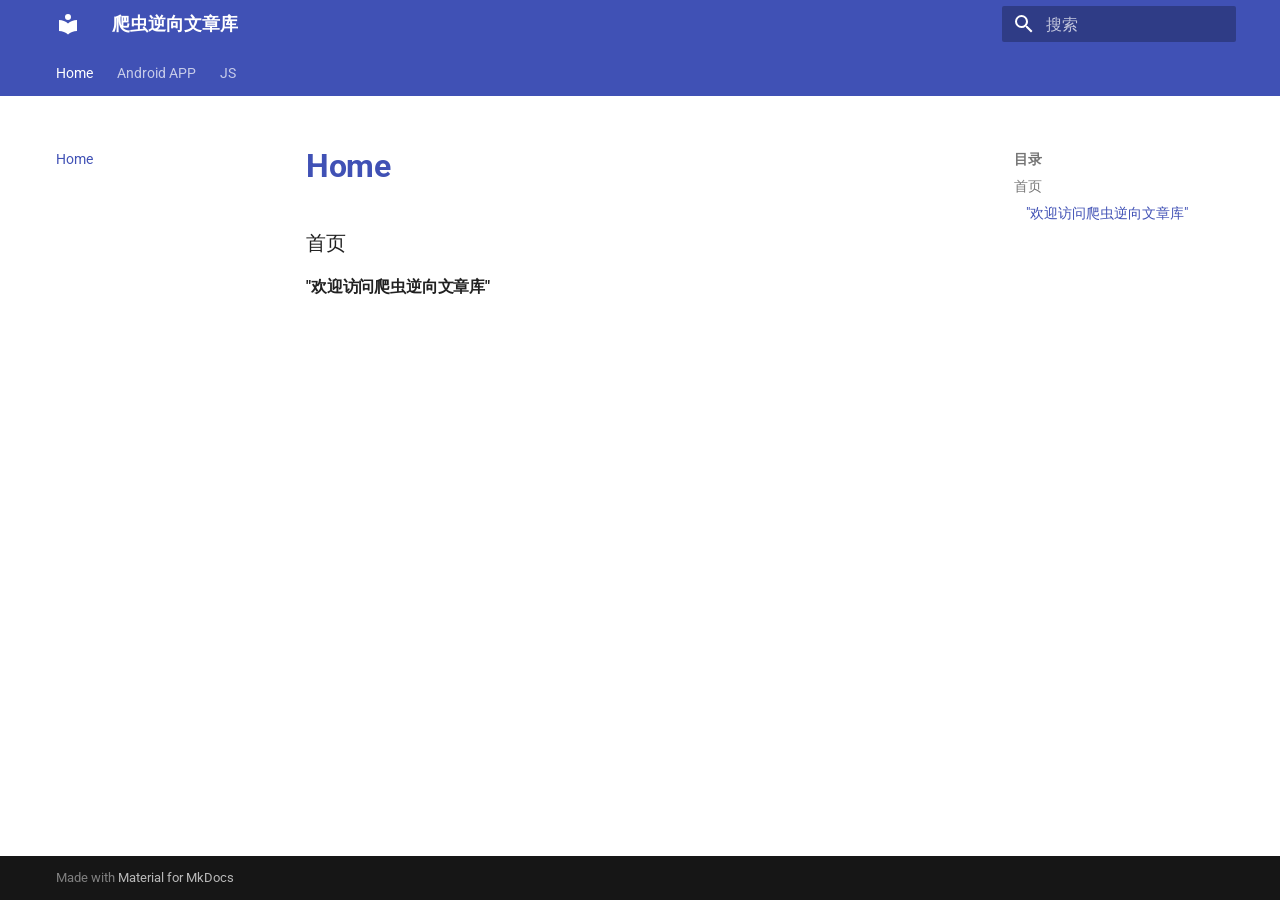
<file: site/index.html>
<!doctype html>
<html lang="zh" class="no-js">
  <head>
    
      <meta charset="utf-8">
      <meta name="viewport" content="width=device-width,initial-scale=1">
      
      
      
        <link rel="canonical" href="https://sunxhap.github.io/record_points/">
      
      
      
        <link rel="next" href="Android-APP/">
      
      
        
      
      
      <link rel="icon" href="assets/images/favicon.png">
      <meta name="generator" content="mkdocs-1.6.1, mkdocs-material-9.7.6">
    
    
      
        <title>爬虫逆向文章库</title>
      
    
    
      <link rel="stylesheet" href="assets/stylesheets/main.484c7ddc.min.css">
      
      


    
    
      
    
    
      
        
        
        <link rel="preconnect" href="https://fonts.gstatic.com" crossorigin>
        <link rel="stylesheet" href="https://fonts.googleapis.com/css?family=Roboto:300,300i,400,400i,700,700i%7CRoboto+Mono:400,400i,700,700i&display=fallback">
        <style>:root{--md-text-font:"Roboto";--md-code-font:"Roboto Mono"}</style>
      
    
    
      <link rel="stylesheet" href="extra.css">
    
    <script>__md_scope=new URL(".",location),__md_hash=e=>[...e].reduce(((e,_)=>(e<<5)-e+_.charCodeAt(0)),0),__md_get=(e,_=localStorage,t=__md_scope)=>JSON.parse(_.getItem(t.pathname+"."+e)),__md_set=(e,_,t=localStorage,a=__md_scope)=>{try{t.setItem(a.pathname+"."+e,JSON.stringify(_))}catch(e){}}</script>
    
      

    
    
  </head>
  
  
    <body dir="ltr">
  
    
    <input class="md-toggle" data-md-toggle="drawer" type="checkbox" id="__drawer" autocomplete="off">
    <input class="md-toggle" data-md-toggle="search" type="checkbox" id="__search" autocomplete="off">
    <label class="md-overlay" for="__drawer"></label>
    <div data-md-component="skip">
      
        
        <a href="#_1" class="md-skip">
          跳转至
        </a>
      
    </div>
    <div data-md-component="announce">
      
    </div>
    
    
      

<header class="md-header" data-md-component="header">
  <nav class="md-header__inner md-grid" aria-label="页眉">
    <a href="." title="爬虫逆向文章库" class="md-header__button md-logo" aria-label="爬虫逆向文章库" data-md-component="logo">
      
  
  <svg xmlns="http://www.w3.org/2000/svg" viewBox="0 0 24 24"><path d="M12 8a3 3 0 0 0 3-3 3 3 0 0 0-3-3 3 3 0 0 0-3 3 3 3 0 0 0 3 3m0 3.54C9.64 9.35 6.5 8 3 8v11c3.5 0 6.64 1.35 9 3.54 2.36-2.19 5.5-3.54 9-3.54V8c-3.5 0-6.64 1.35-9 3.54"/></svg>

    </a>
    <label class="md-header__button md-icon" for="__drawer">
      
      <svg xmlns="http://www.w3.org/2000/svg" viewBox="0 0 24 24"><path d="M3 6h18v2H3zm0 5h18v2H3zm0 5h18v2H3z"/></svg>
    </label>
    <div class="md-header__title" data-md-component="header-title">
      <div class="md-header__ellipsis">
        <div class="md-header__topic">
          <span class="md-ellipsis">
            爬虫逆向文章库
          </span>
        </div>
        <div class="md-header__topic" data-md-component="header-topic">
          <span class="md-ellipsis">
            
              Home
            
          </span>
        </div>
      </div>
    </div>
    
    
      <script>var palette=__md_get("__palette");if(palette&&palette.color){if("(prefers-color-scheme)"===palette.color.media){var media=matchMedia("(prefers-color-scheme: light)"),input=document.querySelector(media.matches?"[data-md-color-media='(prefers-color-scheme: light)']":"[data-md-color-media='(prefers-color-scheme: dark)']");palette.color.media=input.getAttribute("data-md-color-media"),palette.color.scheme=input.getAttribute("data-md-color-scheme"),palette.color.primary=input.getAttribute("data-md-color-primary"),palette.color.accent=input.getAttribute("data-md-color-accent")}for(var[key,value]of Object.entries(palette.color))document.body.setAttribute("data-md-color-"+key,value)}</script>
    
    
    
      
      
        <label class="md-header__button md-icon" for="__search">
          
          <svg xmlns="http://www.w3.org/2000/svg" viewBox="0 0 24 24"><path d="M9.5 3A6.5 6.5 0 0 1 16 9.5c0 1.61-.59 3.09-1.56 4.23l.27.27h.79l5 5-1.5 1.5-5-5v-.79l-.27-.27A6.52 6.52 0 0 1 9.5 16 6.5 6.5 0 0 1 3 9.5 6.5 6.5 0 0 1 9.5 3m0 2C7 5 5 7 5 9.5S7 14 9.5 14 14 12 14 9.5 12 5 9.5 5"/></svg>
        </label>
        <div class="md-search" data-md-component="search" role="dialog">
  <label class="md-search__overlay" for="__search"></label>
  <div class="md-search__inner" role="search">
    <form class="md-search__form" name="search">
      <input type="text" class="md-search__input" name="query" aria-label="搜索" placeholder="搜索" autocapitalize="off" autocorrect="off" autocomplete="off" spellcheck="false" data-md-component="search-query" required>
      <label class="md-search__icon md-icon" for="__search">
        
        <svg xmlns="http://www.w3.org/2000/svg" viewBox="0 0 24 24"><path d="M9.5 3A6.5 6.5 0 0 1 16 9.5c0 1.61-.59 3.09-1.56 4.23l.27.27h.79l5 5-1.5 1.5-5-5v-.79l-.27-.27A6.52 6.52 0 0 1 9.5 16 6.5 6.5 0 0 1 3 9.5 6.5 6.5 0 0 1 9.5 3m0 2C7 5 5 7 5 9.5S7 14 9.5 14 14 12 14 9.5 12 5 9.5 5"/></svg>
        
        <svg xmlns="http://www.w3.org/2000/svg" viewBox="0 0 24 24"><path d="M20 11v2H8l5.5 5.5-1.42 1.42L4.16 12l7.92-7.92L13.5 5.5 8 11z"/></svg>
      </label>
      <nav class="md-search__options" aria-label="查找">
        
        <button type="reset" class="md-search__icon md-icon" title="清空当前内容" aria-label="清空当前内容" tabindex="-1">
          
          <svg xmlns="http://www.w3.org/2000/svg" viewBox="0 0 24 24"><path d="M19 6.41 17.59 5 12 10.59 6.41 5 5 6.41 10.59 12 5 17.59 6.41 19 12 13.41 17.59 19 19 17.59 13.41 12z"/></svg>
        </button>
      </nav>
      
        <div class="md-search__suggest" data-md-component="search-suggest"></div>
      
    </form>
    <div class="md-search__output">
      <div class="md-search__scrollwrap" tabindex="0" data-md-scrollfix>
        <div class="md-search-result" data-md-component="search-result">
          <div class="md-search-result__meta">
            正在初始化搜索引擎
          </div>
          <ol class="md-search-result__list" role="presentation"></ol>
        </div>
      </div>
    </div>
  </div>
</div>
      
    
    
  </nav>
  
</header>
    
    <div class="md-container" data-md-component="container">
      
      
        
          
            
<nav class="md-tabs" aria-label="标签" data-md-component="tabs">
  <div class="md-grid">
    <ul class="md-tabs__list">
      
        
  
  
  
    
  
  
    <li class="md-tabs__item md-tabs__item--active">
      <a href="." class="md-tabs__link">
        
  
  
    
  
  Home

      </a>
    </li>
  

      
        
  
  
  
  
    
    
      <li class="md-tabs__item">
        <a href="Android-APP/" class="md-tabs__link">
          
  
  
  Android APP

        </a>
      </li>
    
  

      
        
  
  
  
  
    
    
      <li class="md-tabs__item">
        <a href="JS/Akamai%20%E9%98%BF%E5%8D%A1%E8%BF%88_abck%20%E9%80%86%E5%90%91%20sensor_data%EF%BC%88%E4%B8%80%EF%BC%89/" class="md-tabs__link">
          
  
  
  JS

        </a>
      </li>
    
  

      
    </ul>
  </div>
</nav>
          
        
      
      <main class="md-main" data-md-component="main">
        <div class="md-main__inner md-grid">
          
            
              
              <div class="md-sidebar md-sidebar--primary" data-md-component="sidebar" data-md-type="navigation" >
                <div class="md-sidebar__scrollwrap">
                  <div class="md-sidebar__inner">
                    


  


<nav class="md-nav md-nav--primary md-nav--lifted" aria-label="导航栏" data-md-level="0">
  <label class="md-nav__title" for="__drawer">
    <a href="." title="爬虫逆向文章库" class="md-nav__button md-logo" aria-label="爬虫逆向文章库" data-md-component="logo">
      
  
  <svg xmlns="http://www.w3.org/2000/svg" viewBox="0 0 24 24"><path d="M12 8a3 3 0 0 0 3-3 3 3 0 0 0-3-3 3 3 0 0 0-3 3 3 3 0 0 0 3 3m0 3.54C9.64 9.35 6.5 8 3 8v11c3.5 0 6.64 1.35 9 3.54 2.36-2.19 5.5-3.54 9-3.54V8c-3.5 0-6.64 1.35-9 3.54"/></svg>

    </a>
    爬虫逆向文章库
  </label>
  
  <ul class="md-nav__list" data-md-scrollfix>
    
      
      
  
  
    
  
  
  
    <li class="md-nav__item md-nav__item--active">
      
      <input class="md-nav__toggle md-toggle" type="checkbox" id="__toc">
      
      
      
        <label class="md-nav__link md-nav__link--active" for="__toc">
          
  
  
  <span class="md-ellipsis">
    
  
    Home
  

    
  </span>
  
  

          <span class="md-nav__icon md-icon"></span>
        </label>
      
      <a href="." class="md-nav__link md-nav__link--active">
        
  
  
  <span class="md-ellipsis">
    
  
    Home
  

    
  </span>
  
  

      </a>
      
        

<nav class="md-nav md-nav--secondary" aria-label="目录">
  
  
  
  
    <label class="md-nav__title" for="__toc">
      <span class="md-nav__icon md-icon"></span>
      目录
    </label>
    <ul class="md-nav__list" data-md-component="toc" data-md-scrollfix>
      
        <li class="md-nav__item">
  <a href="#_1" class="md-nav__link">
    <span class="md-ellipsis">
      
        首页
      
    </span>
  </a>
  
    <nav class="md-nav" aria-label="首页">
      <ul class="md-nav__list">
        
          <li class="md-nav__item">
  <a href="#_2" class="md-nav__link">
    <span class="md-ellipsis">
      
        "欢迎访问爬虫逆向文章库"
      
    </span>
  </a>
  
</li>
        
      </ul>
    </nav>
  
</li>
      
    </ul>
  
</nav>
      
    </li>
  

    
      
      
  
  
  
  
    
    
    
    
      
      
        
      
    
    
    <li class="md-nav__item md-nav__item--nested">
      
        
        
          
        
        <input class="md-nav__toggle md-toggle md-toggle--indeterminate" type="checkbox" id="__nav_2" >
        
          
          <label class="md-nav__link" for="__nav_2" id="__nav_2_label" tabindex="0">
            
  
  
  <span class="md-ellipsis">
    
  
    Android APP
  

    
  </span>
  
  

            <span class="md-nav__icon md-icon"></span>
          </label>
        
        <nav class="md-nav" data-md-level="1" aria-labelledby="__nav_2_label" aria-expanded="false">
          <label class="md-nav__title" for="__nav_2">
            <span class="md-nav__icon md-icon"></span>
            
  
    Android APP
  

          </label>
          <ul class="md-nav__list" data-md-scrollfix>
            
              
                
  
  
  
  
    <li class="md-nav__item">
      <a href="Android-APP/" class="md-nav__link">
        
  
  
  <span class="md-ellipsis">
    
  
    Android 逆向专栏
  

    
  </span>
  
  

      </a>
    </li>
  

              
            
              
                
  
  
  
  
    <li class="md-nav__item">
      <a href="Android-APP/%E6%89%93%E9%80%A0%E5%B9%B4%E8%BD%BB%E4%BA%BA%E7%9A%84%E7%AC%AC%E4%B8%80%E5%A5%97%E5%AE%89%E5%8D%93%E9%80%86%E5%90%91%E7%8E%AF%E5%A2%83%EF%BC%81/" class="md-nav__link">
        
  
  
  <span class="md-ellipsis">
    
  
    打造年轻人的第一套安卓逆向环境！
  

    
  </span>
  
  

      </a>
    </li>
  

              
            
          </ul>
        </nav>
      
    </li>
  

    
      
      
  
  
  
  
    
    
    
    
      
      
        
      
    
    
    <li class="md-nav__item md-nav__item--nested">
      
        
        
          
        
        <input class="md-nav__toggle md-toggle md-toggle--indeterminate" type="checkbox" id="__nav_3" >
        
          
          <label class="md-nav__link" for="__nav_3" id="__nav_3_label" tabindex="0">
            
  
  
  <span class="md-ellipsis">
    
  
    JS
  

    
  </span>
  
  

            <span class="md-nav__icon md-icon"></span>
          </label>
        
        <nav class="md-nav" data-md-level="1" aria-labelledby="__nav_3_label" aria-expanded="false">
          <label class="md-nav__title" for="__nav_3">
            <span class="md-nav__icon md-icon"></span>
            
  
    JS
  

          </label>
          <ul class="md-nav__list" data-md-scrollfix>
            
              
                
  
  
  
  
    <li class="md-nav__item">
      <a href="JS/Akamai%20%E9%98%BF%E5%8D%A1%E8%BF%88_abck%20%E9%80%86%E5%90%91%20sensor_data%EF%BC%88%E4%B8%80%EF%BC%89/" class="md-nav__link">
        
  
  
  <span class="md-ellipsis">
    
  
    Akamai 阿卡迈 abck 逆向 sensor data（一）
  

    
  </span>
  
  

      </a>
    </li>
  

              
            
              
                
  
  
  
  
    <li class="md-nav__item">
      <a href="JS/Akamai%20%E9%98%BF%E5%8D%A1%E8%BF%88_abck%20%E9%80%86%E5%90%91%20sensor_data%EF%BC%88%E4%BA%8C%EF%BC%89/" class="md-nav__link">
        
  
  
  <span class="md-ellipsis">
    
  
    Akamai 阿卡迈 abck 逆向 sensor data（二）
  

    
  </span>
  
  

      </a>
    </li>
  

              
            
              
                
  
  
  
  
    <li class="md-nav__item">
      <a href="JS/VM%20%E9%98%B2%E6%8A%A4%E4%BB%8B%E7%BB%8D%E5%8F%8A%E4%BC%81%E9%B9%85%E6%BB%91%E5%9D%97%E5%88%86%E6%9E%90/" class="md-nav__link">
        
  
  
  <span class="md-ellipsis">
    
  
    VM 防护介绍及企鹅滑块分析
  

    
  </span>
  
  

      </a>
    </li>
  

              
            
          </ul>
        </nav>
      
    </li>
  

    
  </ul>
</nav>
                  </div>
                </div>
              </div>
            
            
              
              <div class="md-sidebar md-sidebar--secondary" data-md-component="sidebar" data-md-type="toc" >
                <div class="md-sidebar__scrollwrap">
                  <div class="md-sidebar__inner">
                    

<nav class="md-nav md-nav--secondary" aria-label="目录">
  
  
  
  
    <label class="md-nav__title" for="__toc">
      <span class="md-nav__icon md-icon"></span>
      目录
    </label>
    <ul class="md-nav__list" data-md-component="toc" data-md-scrollfix>
      
        <li class="md-nav__item">
  <a href="#_1" class="md-nav__link">
    <span class="md-ellipsis">
      
        首页
      
    </span>
  </a>
  
    <nav class="md-nav" aria-label="首页">
      <ul class="md-nav__list">
        
          <li class="md-nav__item">
  <a href="#_2" class="md-nav__link">
    <span class="md-ellipsis">
      
        "欢迎访问爬虫逆向文章库"
      
    </span>
  </a>
  
</li>
        
      </ul>
    </nav>
  
</li>
      
    </ul>
  
</nav>
                  </div>
                </div>
              </div>
            
          
          
            <div class="md-content" data-md-component="content">
              
              <article class="md-content__inner md-typeset">
                
                  



  <h1>Home</h1>

<h3 id="_1">首页<a class="headerlink" href="#_1" title="Permanent link">&para;</a></h3>
<h4 id="_2">"欢迎访问爬虫逆向文章库"<a class="headerlink" href="#_2" title="Permanent link">&para;</a></h4>












                
              </article>
            </div>
          
          
<script>var target=document.getElementById(location.hash.slice(1));target&&target.name&&(target.checked=target.name.startsWith("__tabbed_"))</script>
        </div>
        
          <button type="button" class="md-top md-icon" data-md-component="top" hidden>
  
  <svg xmlns="http://www.w3.org/2000/svg" viewBox="0 0 24 24"><path d="M13 20h-2V8l-5.5 5.5-1.42-1.42L12 4.16l7.92 7.92-1.42 1.42L13 8z"/></svg>
  回到页面顶部
</button>
        
      </main>
      
        <footer class="md-footer">
  
  <div class="md-footer-meta md-typeset">
    <div class="md-footer-meta__inner md-grid">
      <div class="md-copyright">
  
  
    Made with
    <a href="https://squidfunk.github.io/mkdocs-material/" target="_blank" rel="noopener">
      Material for MkDocs
    </a>
  
</div>
      
    </div>
  </div>
</footer>
      
    </div>
    <div class="md-dialog" data-md-component="dialog">
      <div class="md-dialog__inner md-typeset"></div>
    </div>
    
    
    
      
      
      <script id="__config" type="application/json">{"annotate": null, "base": ".", "features": ["navigation.tabs", "navigation.sections", "navigation.expand", "navigation.top", "search.suggest", "content.code.copy"], "search": "assets/javascripts/workers/search.2c215733.min.js", "tags": null, "translations": {"clipboard.copied": "\u5df2\u590d\u5236", "clipboard.copy": "\u590d\u5236", "search.result.more.one": "\u5728\u8be5\u9875\u4e0a\u8fd8\u6709 1 \u4e2a\u7b26\u5408\u6761\u4ef6\u7684\u7ed3\u679c", "search.result.more.other": "\u5728\u8be5\u9875\u4e0a\u8fd8\u6709 # \u4e2a\u7b26\u5408\u6761\u4ef6\u7684\u7ed3\u679c", "search.result.none": "\u6ca1\u6709\u627e\u5230\u7b26\u5408\u6761\u4ef6\u7684\u7ed3\u679c", "search.result.one": "\u627e\u5230 1 \u4e2a\u7b26\u5408\u6761\u4ef6\u7684\u7ed3\u679c", "search.result.other": "# \u4e2a\u7b26\u5408\u6761\u4ef6\u7684\u7ed3\u679c", "search.result.placeholder": "\u952e\u5165\u4ee5\u5f00\u59cb\u641c\u7d22", "search.result.term.missing": "\u7f3a\u5c11", "select.version": "\u9009\u62e9\u5f53\u524d\u7248\u672c"}, "version": null}</script>
    
    
      <script src="assets/javascripts/bundle.79ae519e.min.js"></script>
      
    
  </body>
</html>
</file>
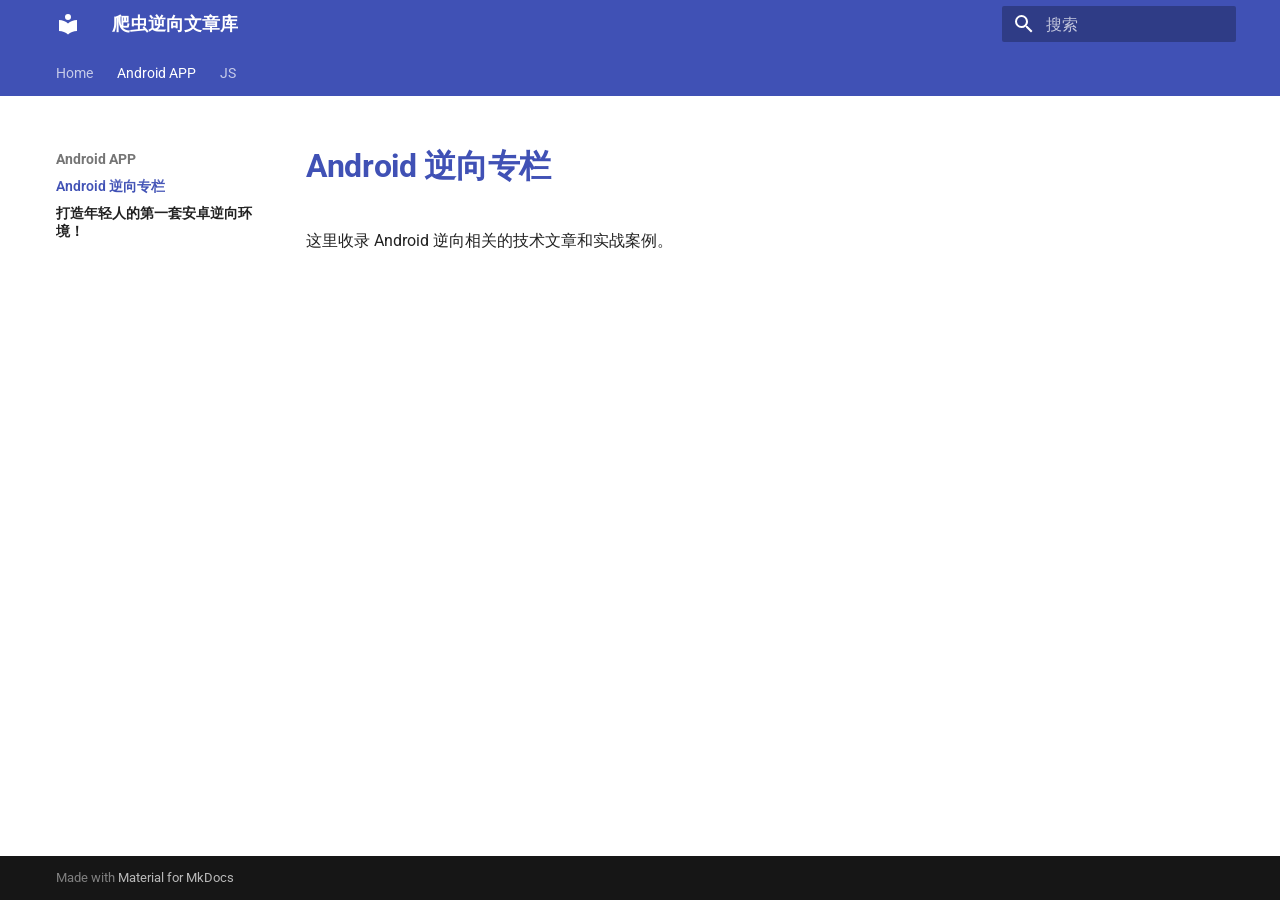
<file: site/Android-APP/index.html>
<!doctype html>
<html lang="zh" class="no-js">
  <head>
    
      <meta charset="utf-8">
      <meta name="viewport" content="width=device-width,initial-scale=1">
      
      
      
        <link rel="canonical" href="https://sunxhap.github.io/record_points/Android-APP/">
      
      
        <link rel="prev" href="..">
      
      
        <link rel="next" href="%E6%89%93%E9%80%A0%E5%B9%B4%E8%BD%BB%E4%BA%BA%E7%9A%84%E7%AC%AC%E4%B8%80%E5%A5%97%E5%AE%89%E5%8D%93%E9%80%86%E5%90%91%E7%8E%AF%E5%A2%83%EF%BC%81/">
      
      
        
      
      
      <link rel="icon" href="../assets/images/favicon.png">
      <meta name="generator" content="mkdocs-1.6.1, mkdocs-material-9.7.6">
    
    
      
        <title>Android 逆向专栏 - 爬虫逆向文章库</title>
      
    
    
      <link rel="stylesheet" href="../assets/stylesheets/main.484c7ddc.min.css">
      
      


    
    
      
    
    
      
        
        
        <link rel="preconnect" href="https://fonts.gstatic.com" crossorigin>
        <link rel="stylesheet" href="https://fonts.googleapis.com/css?family=Roboto:300,300i,400,400i,700,700i%7CRoboto+Mono:400,400i,700,700i&display=fallback">
        <style>:root{--md-text-font:"Roboto";--md-code-font:"Roboto Mono"}</style>
      
    
    
      <link rel="stylesheet" href="../extra.css">
    
    <script>__md_scope=new URL("..",location),__md_hash=e=>[...e].reduce(((e,_)=>(e<<5)-e+_.charCodeAt(0)),0),__md_get=(e,_=localStorage,t=__md_scope)=>JSON.parse(_.getItem(t.pathname+"."+e)),__md_set=(e,_,t=localStorage,a=__md_scope)=>{try{t.setItem(a.pathname+"."+e,JSON.stringify(_))}catch(e){}}</script>
    
      

    
    
  </head>
  
  
    <body dir="ltr">
  
    
    <input class="md-toggle" data-md-toggle="drawer" type="checkbox" id="__drawer" autocomplete="off">
    <input class="md-toggle" data-md-toggle="search" type="checkbox" id="__search" autocomplete="off">
    <label class="md-overlay" for="__drawer"></label>
    <div data-md-component="skip">
      
        
        <a href="#android" class="md-skip">
          跳转至
        </a>
      
    </div>
    <div data-md-component="announce">
      
    </div>
    
    
      

<header class="md-header" data-md-component="header">
  <nav class="md-header__inner md-grid" aria-label="页眉">
    <a href=".." title="爬虫逆向文章库" class="md-header__button md-logo" aria-label="爬虫逆向文章库" data-md-component="logo">
      
  
  <svg xmlns="http://www.w3.org/2000/svg" viewBox="0 0 24 24"><path d="M12 8a3 3 0 0 0 3-3 3 3 0 0 0-3-3 3 3 0 0 0-3 3 3 3 0 0 0 3 3m0 3.54C9.64 9.35 6.5 8 3 8v11c3.5 0 6.64 1.35 9 3.54 2.36-2.19 5.5-3.54 9-3.54V8c-3.5 0-6.64 1.35-9 3.54"/></svg>

    </a>
    <label class="md-header__button md-icon" for="__drawer">
      
      <svg xmlns="http://www.w3.org/2000/svg" viewBox="0 0 24 24"><path d="M3 6h18v2H3zm0 5h18v2H3zm0 5h18v2H3z"/></svg>
    </label>
    <div class="md-header__title" data-md-component="header-title">
      <div class="md-header__ellipsis">
        <div class="md-header__topic">
          <span class="md-ellipsis">
            爬虫逆向文章库
          </span>
        </div>
        <div class="md-header__topic" data-md-component="header-topic">
          <span class="md-ellipsis">
            
              Android 逆向专栏
            
          </span>
        </div>
      </div>
    </div>
    
    
      <script>var palette=__md_get("__palette");if(palette&&palette.color){if("(prefers-color-scheme)"===palette.color.media){var media=matchMedia("(prefers-color-scheme: light)"),input=document.querySelector(media.matches?"[data-md-color-media='(prefers-color-scheme: light)']":"[data-md-color-media='(prefers-color-scheme: dark)']");palette.color.media=input.getAttribute("data-md-color-media"),palette.color.scheme=input.getAttribute("data-md-color-scheme"),palette.color.primary=input.getAttribute("data-md-color-primary"),palette.color.accent=input.getAttribute("data-md-color-accent")}for(var[key,value]of Object.entries(palette.color))document.body.setAttribute("data-md-color-"+key,value)}</script>
    
    
    
      
      
        <label class="md-header__button md-icon" for="__search">
          
          <svg xmlns="http://www.w3.org/2000/svg" viewBox="0 0 24 24"><path d="M9.5 3A6.5 6.5 0 0 1 16 9.5c0 1.61-.59 3.09-1.56 4.23l.27.27h.79l5 5-1.5 1.5-5-5v-.79l-.27-.27A6.52 6.52 0 0 1 9.5 16 6.5 6.5 0 0 1 3 9.5 6.5 6.5 0 0 1 9.5 3m0 2C7 5 5 7 5 9.5S7 14 9.5 14 14 12 14 9.5 12 5 9.5 5"/></svg>
        </label>
        <div class="md-search" data-md-component="search" role="dialog">
  <label class="md-search__overlay" for="__search"></label>
  <div class="md-search__inner" role="search">
    <form class="md-search__form" name="search">
      <input type="text" class="md-search__input" name="query" aria-label="搜索" placeholder="搜索" autocapitalize="off" autocorrect="off" autocomplete="off" spellcheck="false" data-md-component="search-query" required>
      <label class="md-search__icon md-icon" for="__search">
        
        <svg xmlns="http://www.w3.org/2000/svg" viewBox="0 0 24 24"><path d="M9.5 3A6.5 6.5 0 0 1 16 9.5c0 1.61-.59 3.09-1.56 4.23l.27.27h.79l5 5-1.5 1.5-5-5v-.79l-.27-.27A6.52 6.52 0 0 1 9.5 16 6.5 6.5 0 0 1 3 9.5 6.5 6.5 0 0 1 9.5 3m0 2C7 5 5 7 5 9.5S7 14 9.5 14 14 12 14 9.5 12 5 9.5 5"/></svg>
        
        <svg xmlns="http://www.w3.org/2000/svg" viewBox="0 0 24 24"><path d="M20 11v2H8l5.5 5.5-1.42 1.42L4.16 12l7.92-7.92L13.5 5.5 8 11z"/></svg>
      </label>
      <nav class="md-search__options" aria-label="查找">
        
        <button type="reset" class="md-search__icon md-icon" title="清空当前内容" aria-label="清空当前内容" tabindex="-1">
          
          <svg xmlns="http://www.w3.org/2000/svg" viewBox="0 0 24 24"><path d="M19 6.41 17.59 5 12 10.59 6.41 5 5 6.41 10.59 12 5 17.59 6.41 19 12 13.41 17.59 19 19 17.59 13.41 12z"/></svg>
        </button>
      </nav>
      
        <div class="md-search__suggest" data-md-component="search-suggest"></div>
      
    </form>
    <div class="md-search__output">
      <div class="md-search__scrollwrap" tabindex="0" data-md-scrollfix>
        <div class="md-search-result" data-md-component="search-result">
          <div class="md-search-result__meta">
            正在初始化搜索引擎
          </div>
          <ol class="md-search-result__list" role="presentation"></ol>
        </div>
      </div>
    </div>
  </div>
</div>
      
    
    
  </nav>
  
</header>
    
    <div class="md-container" data-md-component="container">
      
      
        
          
            
<nav class="md-tabs" aria-label="标签" data-md-component="tabs">
  <div class="md-grid">
    <ul class="md-tabs__list">
      
        
  
  
  
  
    <li class="md-tabs__item">
      <a href=".." class="md-tabs__link">
        
  
  
    
  
  Home

      </a>
    </li>
  

      
        
  
  
  
    
  
  
    
    
      <li class="md-tabs__item md-tabs__item--active">
        <a href="./" class="md-tabs__link">
          
  
  
  Android APP

        </a>
      </li>
    
  

      
        
  
  
  
  
    
    
      <li class="md-tabs__item">
        <a href="../JS/Akamai%20%E9%98%BF%E5%8D%A1%E8%BF%88_abck%20%E9%80%86%E5%90%91%20sensor_data%EF%BC%88%E4%B8%80%EF%BC%89/" class="md-tabs__link">
          
  
  
  JS

        </a>
      </li>
    
  

      
    </ul>
  </div>
</nav>
          
        
      
      <main class="md-main" data-md-component="main">
        <div class="md-main__inner md-grid">
          
            
              
              <div class="md-sidebar md-sidebar--primary" data-md-component="sidebar" data-md-type="navigation" >
                <div class="md-sidebar__scrollwrap">
                  <div class="md-sidebar__inner">
                    


  


<nav class="md-nav md-nav--primary md-nav--lifted" aria-label="导航栏" data-md-level="0">
  <label class="md-nav__title" for="__drawer">
    <a href=".." title="爬虫逆向文章库" class="md-nav__button md-logo" aria-label="爬虫逆向文章库" data-md-component="logo">
      
  
  <svg xmlns="http://www.w3.org/2000/svg" viewBox="0 0 24 24"><path d="M12 8a3 3 0 0 0 3-3 3 3 0 0 0-3-3 3 3 0 0 0-3 3 3 3 0 0 0 3 3m0 3.54C9.64 9.35 6.5 8 3 8v11c3.5 0 6.64 1.35 9 3.54 2.36-2.19 5.5-3.54 9-3.54V8c-3.5 0-6.64 1.35-9 3.54"/></svg>

    </a>
    爬虫逆向文章库
  </label>
  
  <ul class="md-nav__list" data-md-scrollfix>
    
      
      
  
  
  
  
    <li class="md-nav__item">
      <a href=".." class="md-nav__link">
        
  
  
  <span class="md-ellipsis">
    
  
    Home
  

    
  </span>
  
  

      </a>
    </li>
  

    
      
      
  
  
    
  
  
  
    
    
    
    
      
        
        
      
      
        
      
    
    
    <li class="md-nav__item md-nav__item--active md-nav__item--section md-nav__item--nested">
      
        
        
        <input class="md-nav__toggle md-toggle " type="checkbox" id="__nav_2" checked>
        
          
          <label class="md-nav__link" for="__nav_2" id="__nav_2_label" tabindex="">
            
  
  
  <span class="md-ellipsis">
    
  
    Android APP
  

    
  </span>
  
  

            <span class="md-nav__icon md-icon"></span>
          </label>
        
        <nav class="md-nav" data-md-level="1" aria-labelledby="__nav_2_label" aria-expanded="true">
          <label class="md-nav__title" for="__nav_2">
            <span class="md-nav__icon md-icon"></span>
            
  
    Android APP
  

          </label>
          <ul class="md-nav__list" data-md-scrollfix>
            
              
                
  
  
    
  
  
  
    <li class="md-nav__item md-nav__item--active">
      
      <input class="md-nav__toggle md-toggle" type="checkbox" id="__toc">
      
      
        
      
      
      <a href="./" class="md-nav__link md-nav__link--active">
        
  
  
  <span class="md-ellipsis">
    
  
    Android 逆向专栏
  

    
  </span>
  
  

      </a>
      
    </li>
  

              
            
              
                
  
  
  
  
    <li class="md-nav__item">
      <a href="%E6%89%93%E9%80%A0%E5%B9%B4%E8%BD%BB%E4%BA%BA%E7%9A%84%E7%AC%AC%E4%B8%80%E5%A5%97%E5%AE%89%E5%8D%93%E9%80%86%E5%90%91%E7%8E%AF%E5%A2%83%EF%BC%81/" class="md-nav__link">
        
  
  
  <span class="md-ellipsis">
    
  
    打造年轻人的第一套安卓逆向环境！
  

    
  </span>
  
  

      </a>
    </li>
  

              
            
          </ul>
        </nav>
      
    </li>
  

    
      
      
  
  
  
  
    
    
    
    
      
      
        
      
    
    
    <li class="md-nav__item md-nav__item--nested">
      
        
        
          
        
        <input class="md-nav__toggle md-toggle md-toggle--indeterminate" type="checkbox" id="__nav_3" >
        
          
          <label class="md-nav__link" for="__nav_3" id="__nav_3_label" tabindex="0">
            
  
  
  <span class="md-ellipsis">
    
  
    JS
  

    
  </span>
  
  

            <span class="md-nav__icon md-icon"></span>
          </label>
        
        <nav class="md-nav" data-md-level="1" aria-labelledby="__nav_3_label" aria-expanded="false">
          <label class="md-nav__title" for="__nav_3">
            <span class="md-nav__icon md-icon"></span>
            
  
    JS
  

          </label>
          <ul class="md-nav__list" data-md-scrollfix>
            
              
                
  
  
  
  
    <li class="md-nav__item">
      <a href="../JS/Akamai%20%E9%98%BF%E5%8D%A1%E8%BF%88_abck%20%E9%80%86%E5%90%91%20sensor_data%EF%BC%88%E4%B8%80%EF%BC%89/" class="md-nav__link">
        
  
  
  <span class="md-ellipsis">
    
  
    Akamai 阿卡迈 abck 逆向 sensor data（一）
  

    
  </span>
  
  

      </a>
    </li>
  

              
            
              
                
  
  
  
  
    <li class="md-nav__item">
      <a href="../JS/Akamai%20%E9%98%BF%E5%8D%A1%E8%BF%88_abck%20%E9%80%86%E5%90%91%20sensor_data%EF%BC%88%E4%BA%8C%EF%BC%89/" class="md-nav__link">
        
  
  
  <span class="md-ellipsis">
    
  
    Akamai 阿卡迈 abck 逆向 sensor data（二）
  

    
  </span>
  
  

      </a>
    </li>
  

              
            
              
                
  
  
  
  
    <li class="md-nav__item">
      <a href="../JS/VM%20%E9%98%B2%E6%8A%A4%E4%BB%8B%E7%BB%8D%E5%8F%8A%E4%BC%81%E9%B9%85%E6%BB%91%E5%9D%97%E5%88%86%E6%9E%90/" class="md-nav__link">
        
  
  
  <span class="md-ellipsis">
    
  
    VM 防护介绍及企鹅滑块分析
  

    
  </span>
  
  

      </a>
    </li>
  

              
            
          </ul>
        </nav>
      
    </li>
  

    
  </ul>
</nav>
                  </div>
                </div>
              </div>
            
            
              
              <div class="md-sidebar md-sidebar--secondary" data-md-component="sidebar" data-md-type="toc" >
                <div class="md-sidebar__scrollwrap">
                  <div class="md-sidebar__inner">
                    

<nav class="md-nav md-nav--secondary" aria-label="目录">
  
  
  
    
  
  
</nav>
                  </div>
                </div>
              </div>
            
          
          
            <div class="md-content" data-md-component="content">
              
              <article class="md-content__inner md-typeset">
                
                  



<h1 id="android">Android 逆向专栏<a class="headerlink" href="#android" title="Permanent link">&para;</a></h1>
<p>这里收录 Android 逆向相关的技术文章和实战案例。</p>












                
              </article>
            </div>
          
          
<script>var target=document.getElementById(location.hash.slice(1));target&&target.name&&(target.checked=target.name.startsWith("__tabbed_"))</script>
        </div>
        
          <button type="button" class="md-top md-icon" data-md-component="top" hidden>
  
  <svg xmlns="http://www.w3.org/2000/svg" viewBox="0 0 24 24"><path d="M13 20h-2V8l-5.5 5.5-1.42-1.42L12 4.16l7.92 7.92-1.42 1.42L13 8z"/></svg>
  回到页面顶部
</button>
        
      </main>
      
        <footer class="md-footer">
  
  <div class="md-footer-meta md-typeset">
    <div class="md-footer-meta__inner md-grid">
      <div class="md-copyright">
  
  
    Made with
    <a href="https://squidfunk.github.io/mkdocs-material/" target="_blank" rel="noopener">
      Material for MkDocs
    </a>
  
</div>
      
    </div>
  </div>
</footer>
      
    </div>
    <div class="md-dialog" data-md-component="dialog">
      <div class="md-dialog__inner md-typeset"></div>
    </div>
    
    
    
      
      
      <script id="__config" type="application/json">{"annotate": null, "base": "..", "features": ["navigation.tabs", "navigation.sections", "navigation.expand", "navigation.top", "search.suggest", "content.code.copy"], "search": "../assets/javascripts/workers/search.2c215733.min.js", "tags": null, "translations": {"clipboard.copied": "\u5df2\u590d\u5236", "clipboard.copy": "\u590d\u5236", "search.result.more.one": "\u5728\u8be5\u9875\u4e0a\u8fd8\u6709 1 \u4e2a\u7b26\u5408\u6761\u4ef6\u7684\u7ed3\u679c", "search.result.more.other": "\u5728\u8be5\u9875\u4e0a\u8fd8\u6709 # \u4e2a\u7b26\u5408\u6761\u4ef6\u7684\u7ed3\u679c", "search.result.none": "\u6ca1\u6709\u627e\u5230\u7b26\u5408\u6761\u4ef6\u7684\u7ed3\u679c", "search.result.one": "\u627e\u5230 1 \u4e2a\u7b26\u5408\u6761\u4ef6\u7684\u7ed3\u679c", "search.result.other": "# \u4e2a\u7b26\u5408\u6761\u4ef6\u7684\u7ed3\u679c", "search.result.placeholder": "\u952e\u5165\u4ee5\u5f00\u59cb\u641c\u7d22", "search.result.term.missing": "\u7f3a\u5c11", "select.version": "\u9009\u62e9\u5f53\u524d\u7248\u672c"}, "version": null}</script>
    
    
      <script src="../assets/javascripts/bundle.79ae519e.min.js"></script>
      
    
  </body>
</html>
</file>
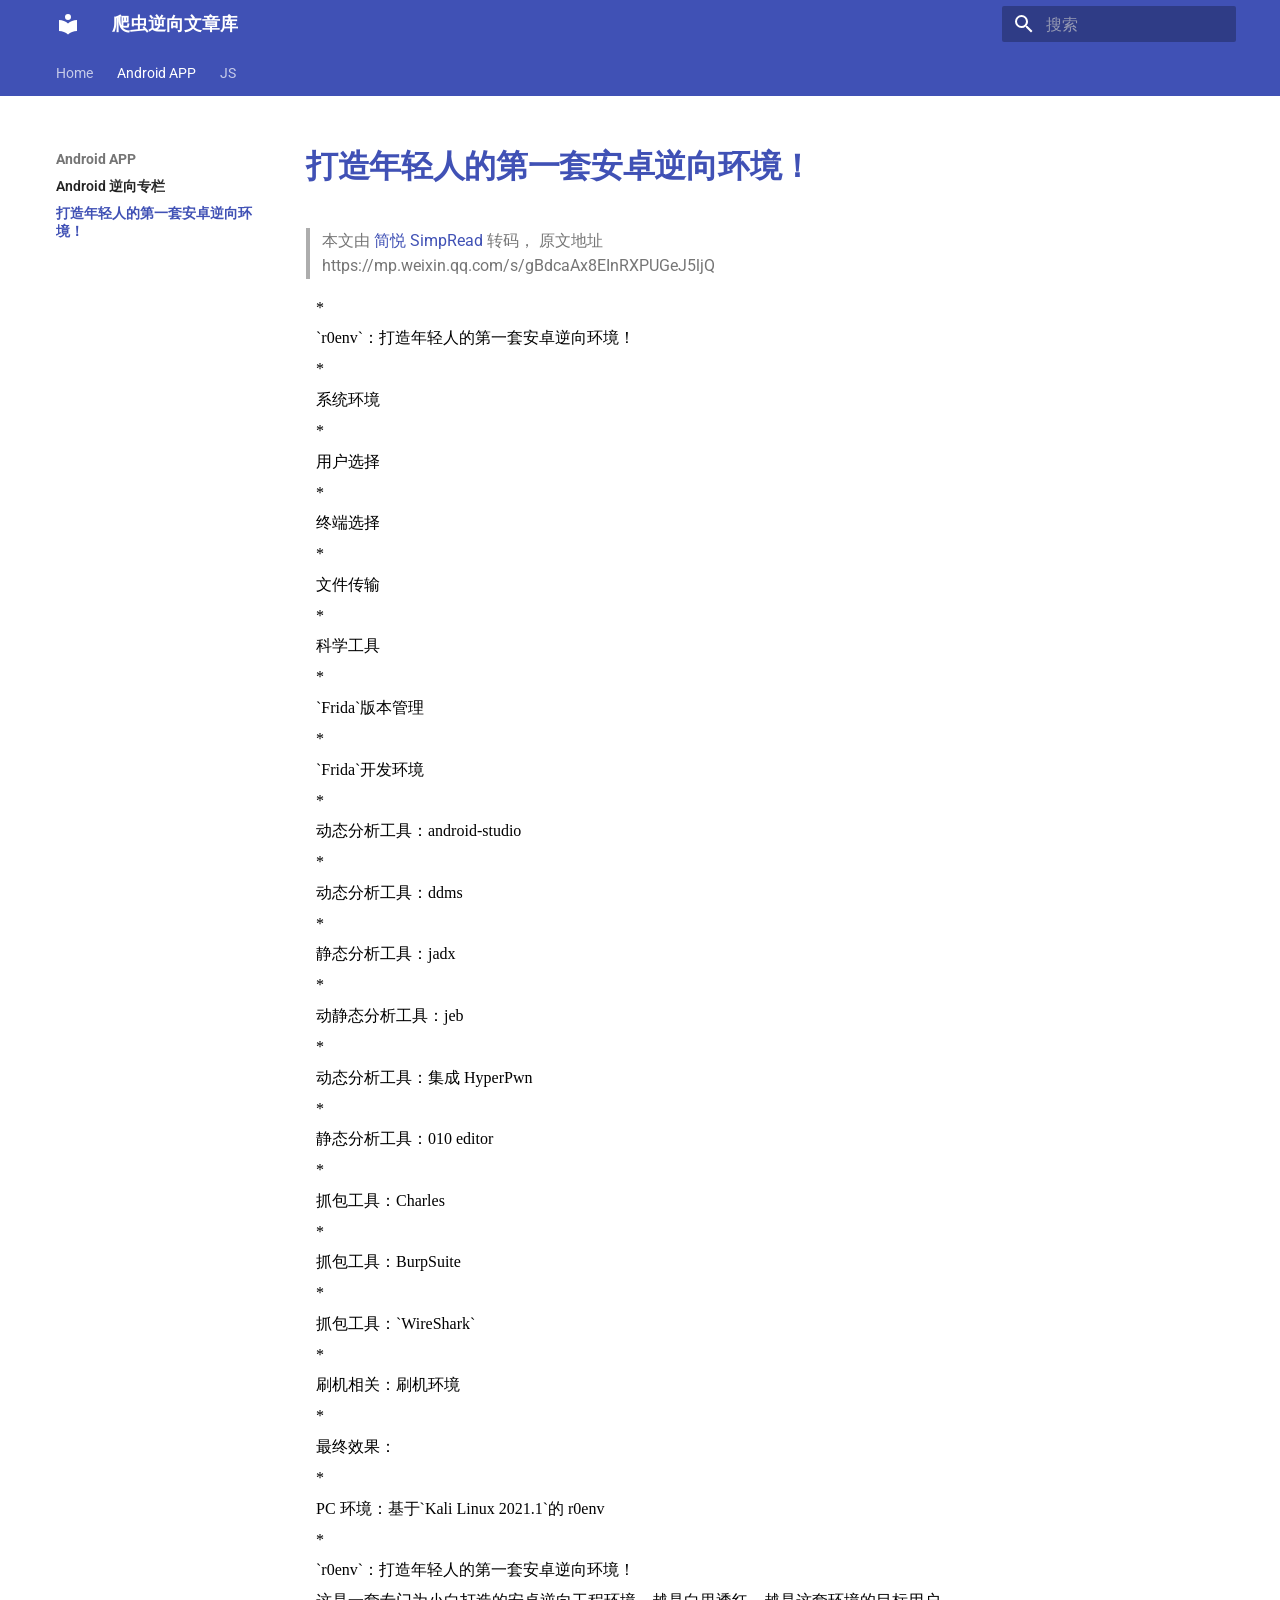
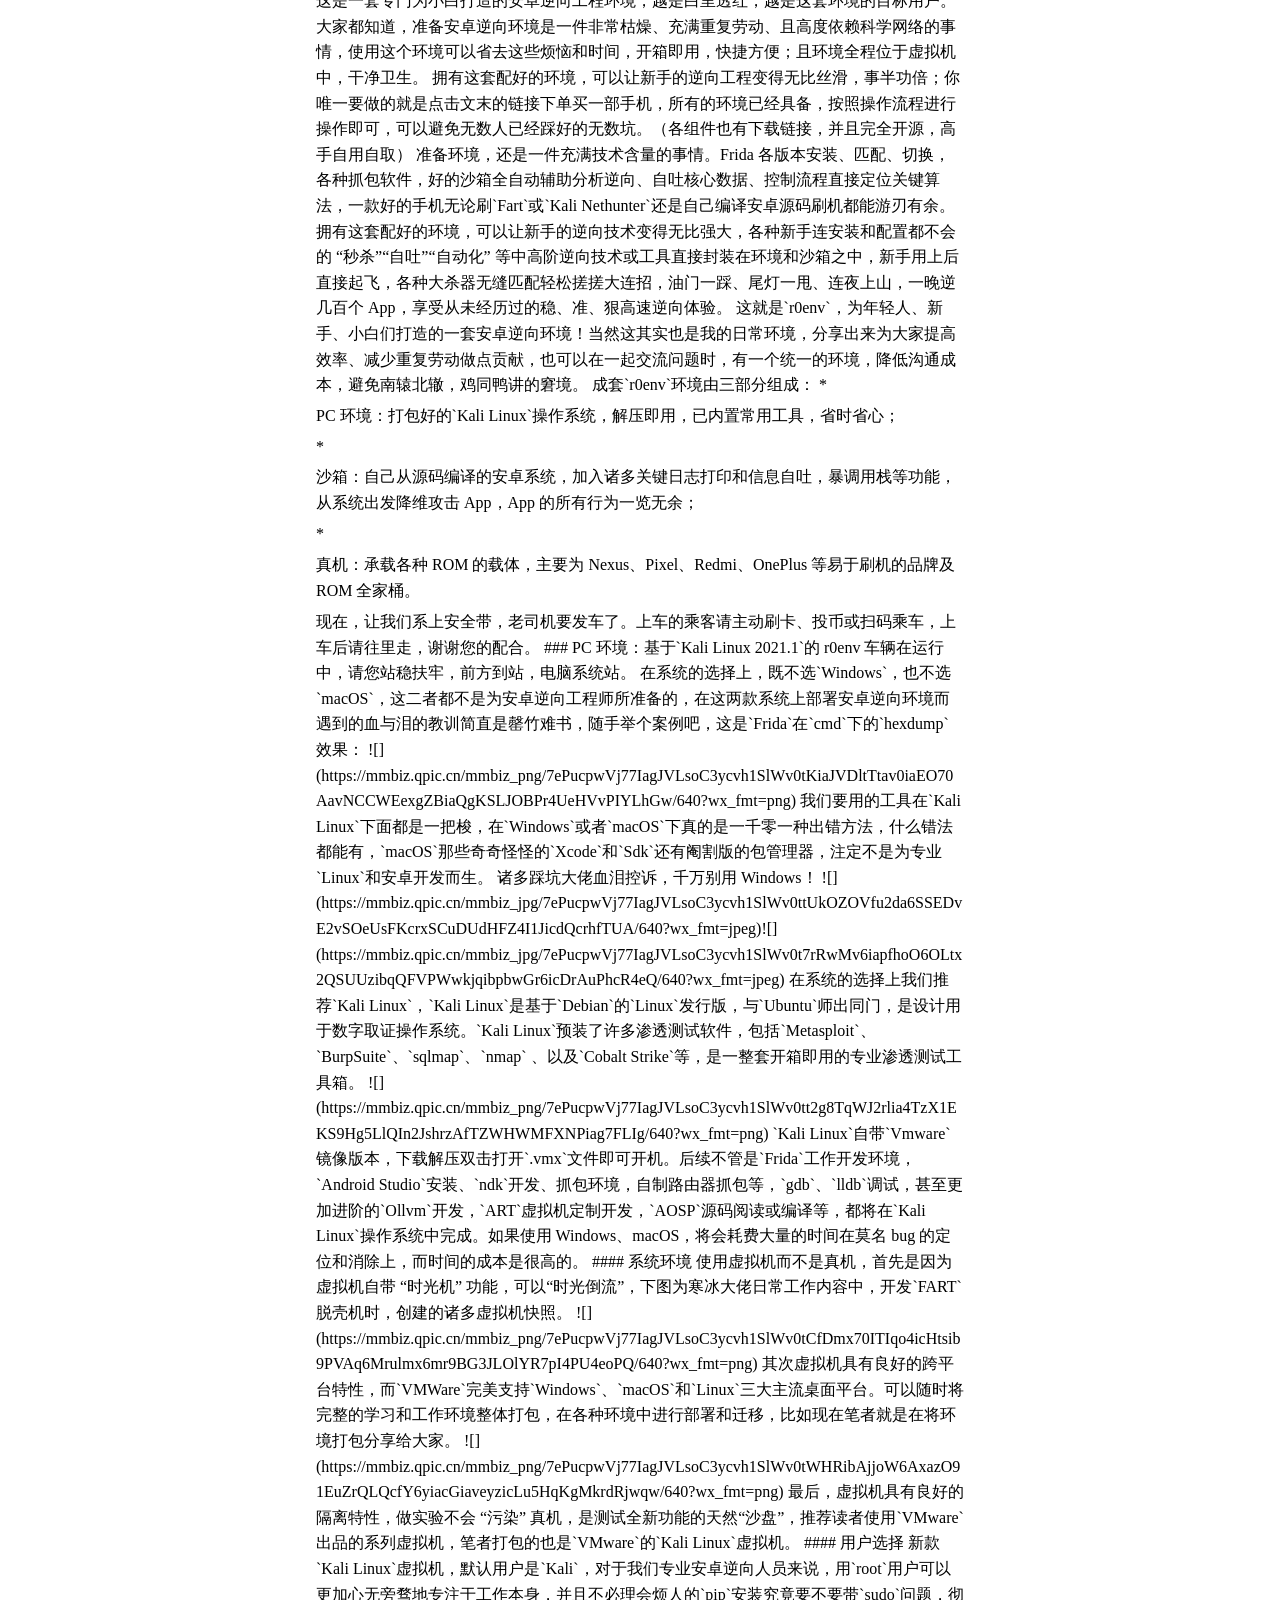
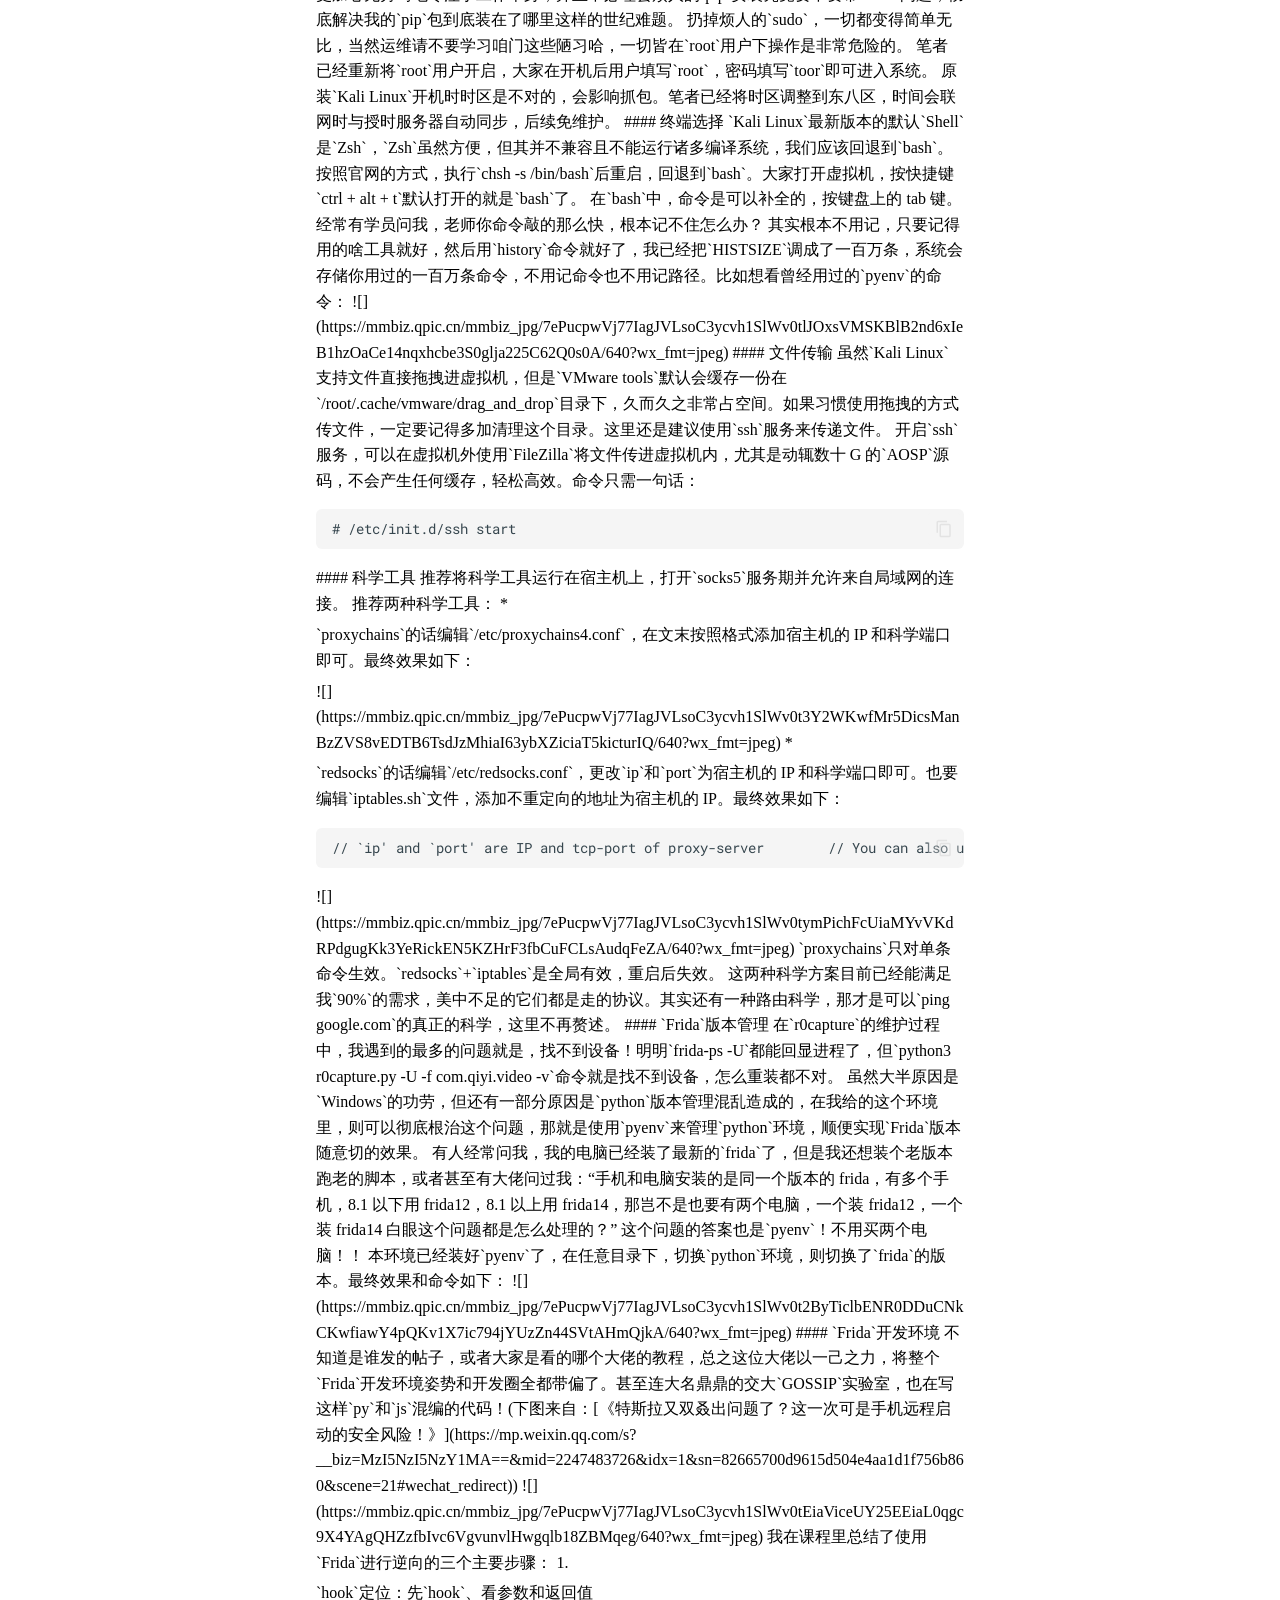
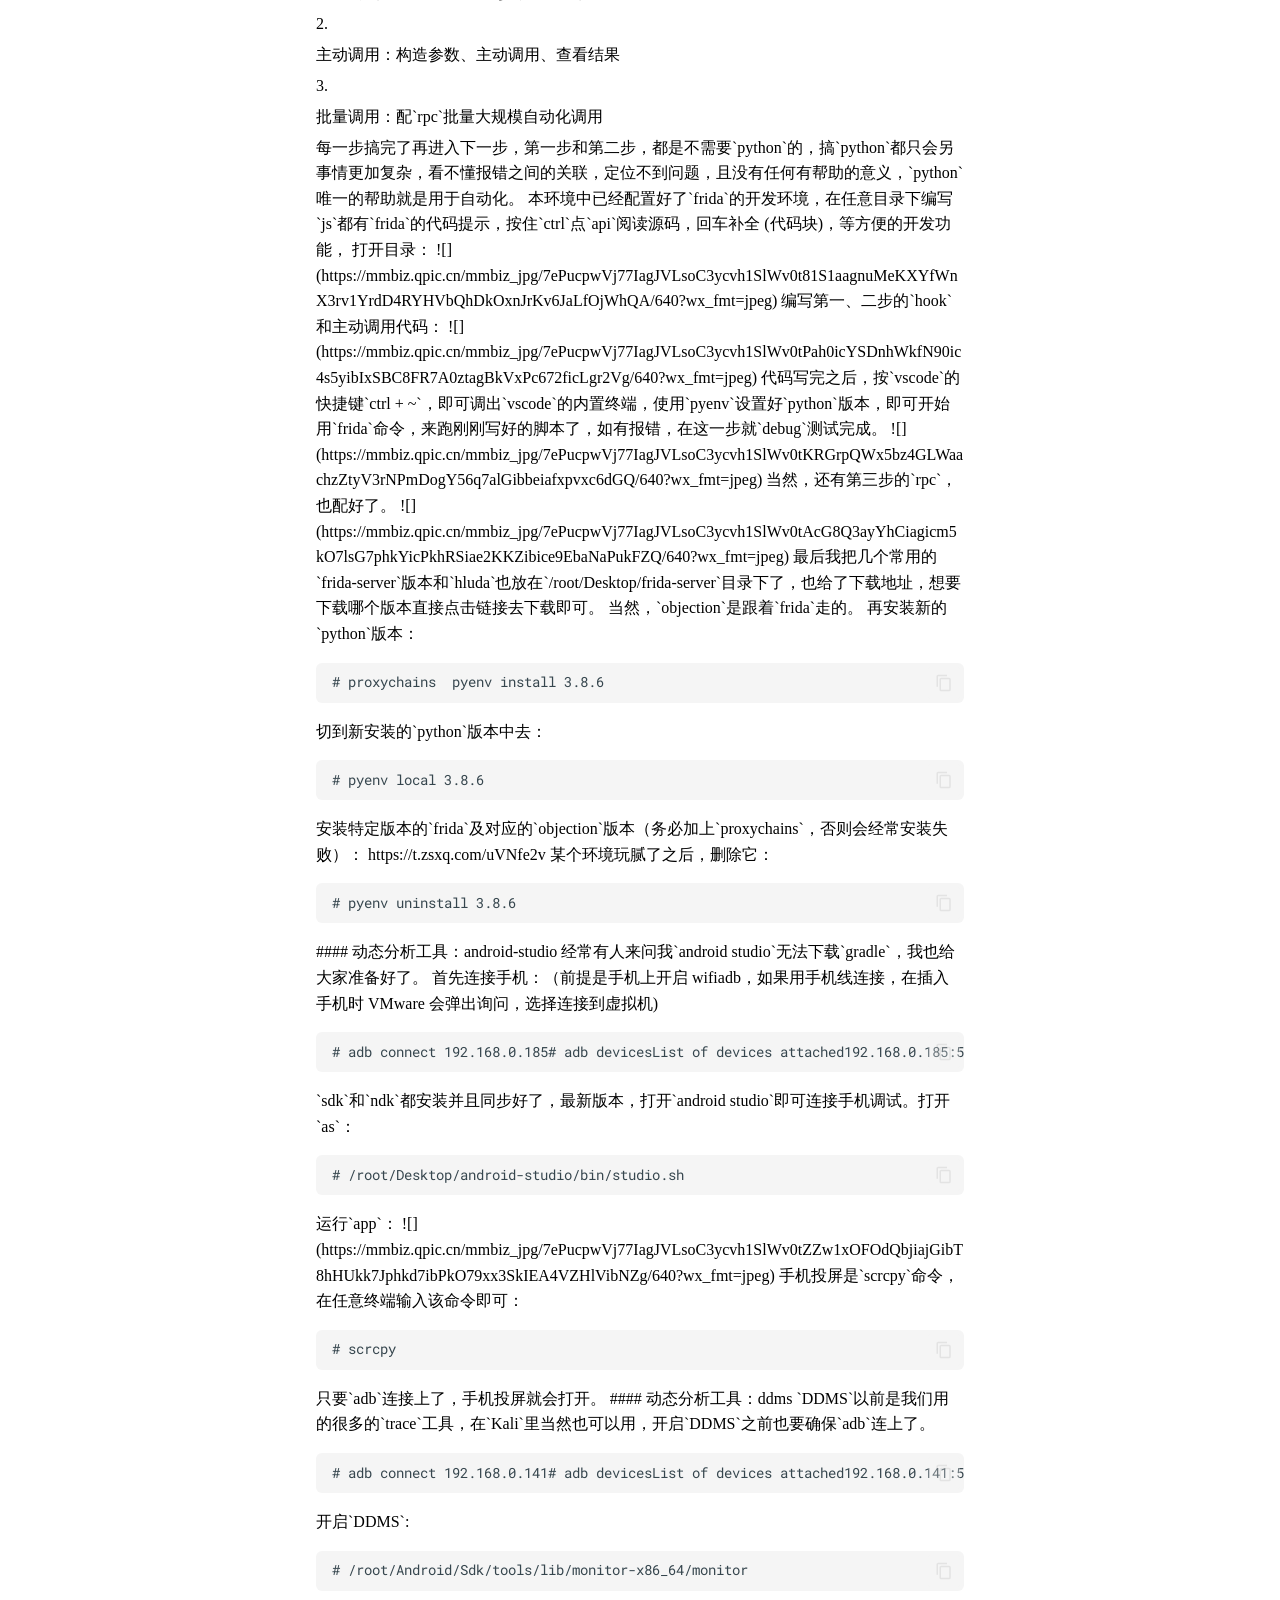
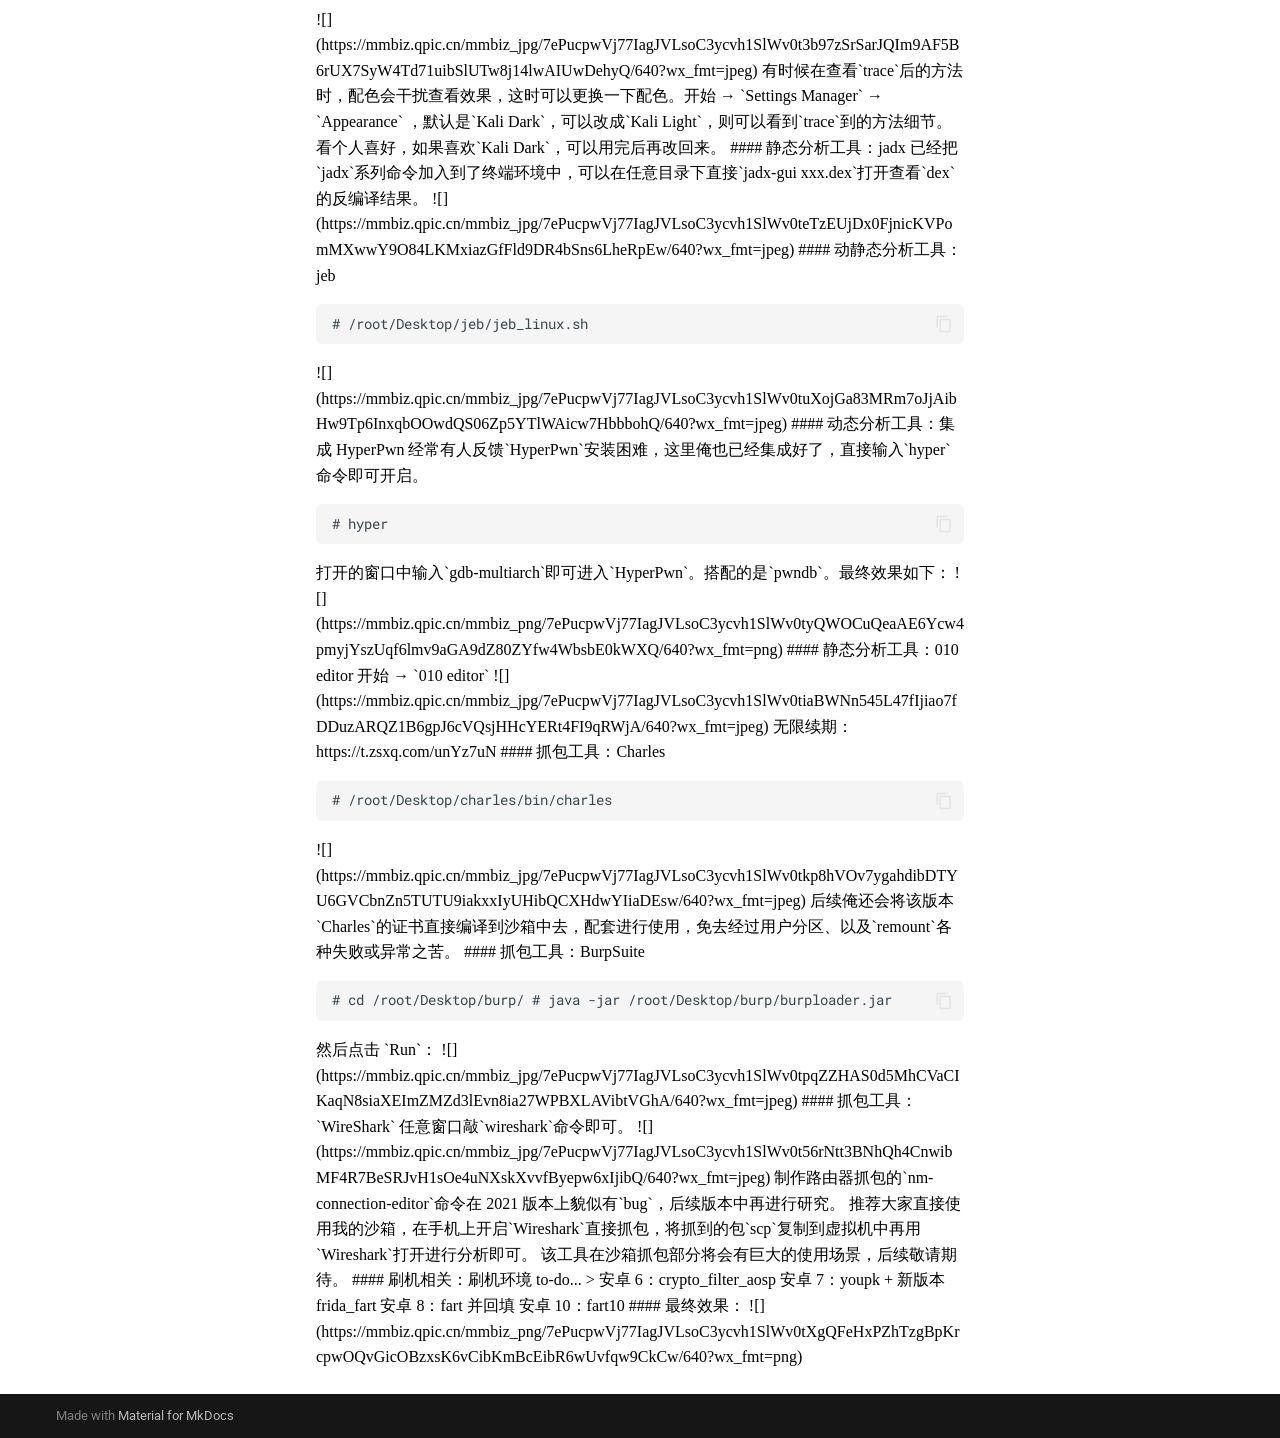
<file: site/Android-APP/打造年轻人的第一套安卓逆向环境！/index.html>
<!doctype html>
<html lang="zh" class="no-js">
  <head>
    
      <meta charset="utf-8">
      <meta name="viewport" content="width=device-width,initial-scale=1">
      
      
      
        <link rel="canonical" href="https://sunxhap.github.io/record_points/Android-APP/%E6%89%93%E9%80%A0%E5%B9%B4%E8%BD%BB%E4%BA%BA%E7%9A%84%E7%AC%AC%E4%B8%80%E5%A5%97%E5%AE%89%E5%8D%93%E9%80%86%E5%90%91%E7%8E%AF%E5%A2%83%EF%BC%81/">
      
      
        <link rel="prev" href="../">
      
      
        <link rel="next" href="../../JS/Akamai%20%E9%98%BF%E5%8D%A1%E8%BF%88_abck%20%E9%80%86%E5%90%91%20sensor_data%EF%BC%88%E4%B8%80%EF%BC%89/">
      
      
        
      
      
      <link rel="icon" href="../../assets/images/favicon.png">
      <meta name="generator" content="mkdocs-1.6.1, mkdocs-material-9.7.6">
    
    
      
        <title>打造年轻人的第一套安卓逆向环境！ - 爬虫逆向文章库</title>
      
    
    
      <link rel="stylesheet" href="../../assets/stylesheets/main.484c7ddc.min.css">
      
      


    
    
      
    
    
      
        
        
        <link rel="preconnect" href="https://fonts.gstatic.com" crossorigin>
        <link rel="stylesheet" href="https://fonts.googleapis.com/css?family=Roboto:300,300i,400,400i,700,700i%7CRoboto+Mono:400,400i,700,700i&display=fallback">
        <style>:root{--md-text-font:"Roboto";--md-code-font:"Roboto Mono"}</style>
      
    
    
      <link rel="stylesheet" href="../../extra.css">
    
    <script>__md_scope=new URL("../..",location),__md_hash=e=>[...e].reduce(((e,_)=>(e<<5)-e+_.charCodeAt(0)),0),__md_get=(e,_=localStorage,t=__md_scope)=>JSON.parse(_.getItem(t.pathname+"."+e)),__md_set=(e,_,t=localStorage,a=__md_scope)=>{try{t.setItem(a.pathname+"."+e,JSON.stringify(_))}catch(e){}}</script>
    
      

    
    
  </head>
  
  
    <body dir="ltr">
  
    
    <input class="md-toggle" data-md-toggle="drawer" type="checkbox" id="__drawer" autocomplete="off">
    <input class="md-toggle" data-md-toggle="search" type="checkbox" id="__search" autocomplete="off">
    <label class="md-overlay" for="__drawer"></label>
    <div data-md-component="skip">
      
    </div>
    <div data-md-component="announce">
      
    </div>
    
    
      

<header class="md-header" data-md-component="header">
  <nav class="md-header__inner md-grid" aria-label="页眉">
    <a href="../.." title="爬虫逆向文章库" class="md-header__button md-logo" aria-label="爬虫逆向文章库" data-md-component="logo">
      
  
  <svg xmlns="http://www.w3.org/2000/svg" viewBox="0 0 24 24"><path d="M12 8a3 3 0 0 0 3-3 3 3 0 0 0-3-3 3 3 0 0 0-3 3 3 3 0 0 0 3 3m0 3.54C9.64 9.35 6.5 8 3 8v11c3.5 0 6.64 1.35 9 3.54 2.36-2.19 5.5-3.54 9-3.54V8c-3.5 0-6.64 1.35-9 3.54"/></svg>

    </a>
    <label class="md-header__button md-icon" for="__drawer">
      
      <svg xmlns="http://www.w3.org/2000/svg" viewBox="0 0 24 24"><path d="M3 6h18v2H3zm0 5h18v2H3zm0 5h18v2H3z"/></svg>
    </label>
    <div class="md-header__title" data-md-component="header-title">
      <div class="md-header__ellipsis">
        <div class="md-header__topic">
          <span class="md-ellipsis">
            爬虫逆向文章库
          </span>
        </div>
        <div class="md-header__topic" data-md-component="header-topic">
          <span class="md-ellipsis">
            
              打造年轻人的第一套安卓逆向环境！
            
          </span>
        </div>
      </div>
    </div>
    
    
      <script>var palette=__md_get("__palette");if(palette&&palette.color){if("(prefers-color-scheme)"===palette.color.media){var media=matchMedia("(prefers-color-scheme: light)"),input=document.querySelector(media.matches?"[data-md-color-media='(prefers-color-scheme: light)']":"[data-md-color-media='(prefers-color-scheme: dark)']");palette.color.media=input.getAttribute("data-md-color-media"),palette.color.scheme=input.getAttribute("data-md-color-scheme"),palette.color.primary=input.getAttribute("data-md-color-primary"),palette.color.accent=input.getAttribute("data-md-color-accent")}for(var[key,value]of Object.entries(palette.color))document.body.setAttribute("data-md-color-"+key,value)}</script>
    
    
    
      
      
        <label class="md-header__button md-icon" for="__search">
          
          <svg xmlns="http://www.w3.org/2000/svg" viewBox="0 0 24 24"><path d="M9.5 3A6.5 6.5 0 0 1 16 9.5c0 1.61-.59 3.09-1.56 4.23l.27.27h.79l5 5-1.5 1.5-5-5v-.79l-.27-.27A6.52 6.52 0 0 1 9.5 16 6.5 6.5 0 0 1 3 9.5 6.5 6.5 0 0 1 9.5 3m0 2C7 5 5 7 5 9.5S7 14 9.5 14 14 12 14 9.5 12 5 9.5 5"/></svg>
        </label>
        <div class="md-search" data-md-component="search" role="dialog">
  <label class="md-search__overlay" for="__search"></label>
  <div class="md-search__inner" role="search">
    <form class="md-search__form" name="search">
      <input type="text" class="md-search__input" name="query" aria-label="搜索" placeholder="搜索" autocapitalize="off" autocorrect="off" autocomplete="off" spellcheck="false" data-md-component="search-query" required>
      <label class="md-search__icon md-icon" for="__search">
        
        <svg xmlns="http://www.w3.org/2000/svg" viewBox="0 0 24 24"><path d="M9.5 3A6.5 6.5 0 0 1 16 9.5c0 1.61-.59 3.09-1.56 4.23l.27.27h.79l5 5-1.5 1.5-5-5v-.79l-.27-.27A6.52 6.52 0 0 1 9.5 16 6.5 6.5 0 0 1 3 9.5 6.5 6.5 0 0 1 9.5 3m0 2C7 5 5 7 5 9.5S7 14 9.5 14 14 12 14 9.5 12 5 9.5 5"/></svg>
        
        <svg xmlns="http://www.w3.org/2000/svg" viewBox="0 0 24 24"><path d="M20 11v2H8l5.5 5.5-1.42 1.42L4.16 12l7.92-7.92L13.5 5.5 8 11z"/></svg>
      </label>
      <nav class="md-search__options" aria-label="查找">
        
        <button type="reset" class="md-search__icon md-icon" title="清空当前内容" aria-label="清空当前内容" tabindex="-1">
          
          <svg xmlns="http://www.w3.org/2000/svg" viewBox="0 0 24 24"><path d="M19 6.41 17.59 5 12 10.59 6.41 5 5 6.41 10.59 12 5 17.59 6.41 19 12 13.41 17.59 19 19 17.59 13.41 12z"/></svg>
        </button>
      </nav>
      
        <div class="md-search__suggest" data-md-component="search-suggest"></div>
      
    </form>
    <div class="md-search__output">
      <div class="md-search__scrollwrap" tabindex="0" data-md-scrollfix>
        <div class="md-search-result" data-md-component="search-result">
          <div class="md-search-result__meta">
            正在初始化搜索引擎
          </div>
          <ol class="md-search-result__list" role="presentation"></ol>
        </div>
      </div>
    </div>
  </div>
</div>
      
    
    
  </nav>
  
</header>
    
    <div class="md-container" data-md-component="container">
      
      
        
          
            
<nav class="md-tabs" aria-label="标签" data-md-component="tabs">
  <div class="md-grid">
    <ul class="md-tabs__list">
      
        
  
  
  
  
    <li class="md-tabs__item">
      <a href="../.." class="md-tabs__link">
        
  
  
    
  
  Home

      </a>
    </li>
  

      
        
  
  
  
    
  
  
    
    
      <li class="md-tabs__item md-tabs__item--active">
        <a href="../" class="md-tabs__link">
          
  
  
  Android APP

        </a>
      </li>
    
  

      
        
  
  
  
  
    
    
      <li class="md-tabs__item">
        <a href="../../JS/Akamai%20%E9%98%BF%E5%8D%A1%E8%BF%88_abck%20%E9%80%86%E5%90%91%20sensor_data%EF%BC%88%E4%B8%80%EF%BC%89/" class="md-tabs__link">
          
  
  
  JS

        </a>
      </li>
    
  

      
    </ul>
  </div>
</nav>
          
        
      
      <main class="md-main" data-md-component="main">
        <div class="md-main__inner md-grid">
          
            
              
              <div class="md-sidebar md-sidebar--primary" data-md-component="sidebar" data-md-type="navigation" >
                <div class="md-sidebar__scrollwrap">
                  <div class="md-sidebar__inner">
                    


  


<nav class="md-nav md-nav--primary md-nav--lifted" aria-label="导航栏" data-md-level="0">
  <label class="md-nav__title" for="__drawer">
    <a href="../.." title="爬虫逆向文章库" class="md-nav__button md-logo" aria-label="爬虫逆向文章库" data-md-component="logo">
      
  
  <svg xmlns="http://www.w3.org/2000/svg" viewBox="0 0 24 24"><path d="M12 8a3 3 0 0 0 3-3 3 3 0 0 0-3-3 3 3 0 0 0-3 3 3 3 0 0 0 3 3m0 3.54C9.64 9.35 6.5 8 3 8v11c3.5 0 6.64 1.35 9 3.54 2.36-2.19 5.5-3.54 9-3.54V8c-3.5 0-6.64 1.35-9 3.54"/></svg>

    </a>
    爬虫逆向文章库
  </label>
  
  <ul class="md-nav__list" data-md-scrollfix>
    
      
      
  
  
  
  
    <li class="md-nav__item">
      <a href="../.." class="md-nav__link">
        
  
  
  <span class="md-ellipsis">
    
  
    Home
  

    
  </span>
  
  

      </a>
    </li>
  

    
      
      
  
  
    
  
  
  
    
    
    
    
      
        
        
      
      
        
      
    
    
    <li class="md-nav__item md-nav__item--active md-nav__item--section md-nav__item--nested">
      
        
        
        <input class="md-nav__toggle md-toggle " type="checkbox" id="__nav_2" checked>
        
          
          <label class="md-nav__link" for="__nav_2" id="__nav_2_label" tabindex="">
            
  
  
  <span class="md-ellipsis">
    
  
    Android APP
  

    
  </span>
  
  

            <span class="md-nav__icon md-icon"></span>
          </label>
        
        <nav class="md-nav" data-md-level="1" aria-labelledby="__nav_2_label" aria-expanded="true">
          <label class="md-nav__title" for="__nav_2">
            <span class="md-nav__icon md-icon"></span>
            
  
    Android APP
  

          </label>
          <ul class="md-nav__list" data-md-scrollfix>
            
              
                
  
  
  
  
    <li class="md-nav__item">
      <a href="../" class="md-nav__link">
        
  
  
  <span class="md-ellipsis">
    
  
    Android 逆向专栏
  

    
  </span>
  
  

      </a>
    </li>
  

              
            
              
                
  
  
    
  
  
  
    <li class="md-nav__item md-nav__item--active">
      
      <input class="md-nav__toggle md-toggle" type="checkbox" id="__toc">
      
      
      
      <a href="./" class="md-nav__link md-nav__link--active">
        
  
  
  <span class="md-ellipsis">
    
  
    打造年轻人的第一套安卓逆向环境！
  

    
  </span>
  
  

      </a>
      
    </li>
  

              
            
          </ul>
        </nav>
      
    </li>
  

    
      
      
  
  
  
  
    
    
    
    
      
      
        
      
    
    
    <li class="md-nav__item md-nav__item--nested">
      
        
        
          
        
        <input class="md-nav__toggle md-toggle md-toggle--indeterminate" type="checkbox" id="__nav_3" >
        
          
          <label class="md-nav__link" for="__nav_3" id="__nav_3_label" tabindex="0">
            
  
  
  <span class="md-ellipsis">
    
  
    JS
  

    
  </span>
  
  

            <span class="md-nav__icon md-icon"></span>
          </label>
        
        <nav class="md-nav" data-md-level="1" aria-labelledby="__nav_3_label" aria-expanded="false">
          <label class="md-nav__title" for="__nav_3">
            <span class="md-nav__icon md-icon"></span>
            
  
    JS
  

          </label>
          <ul class="md-nav__list" data-md-scrollfix>
            
              
                
  
  
  
  
    <li class="md-nav__item">
      <a href="../../JS/Akamai%20%E9%98%BF%E5%8D%A1%E8%BF%88_abck%20%E9%80%86%E5%90%91%20sensor_data%EF%BC%88%E4%B8%80%EF%BC%89/" class="md-nav__link">
        
  
  
  <span class="md-ellipsis">
    
  
    Akamai 阿卡迈 abck 逆向 sensor data（一）
  

    
  </span>
  
  

      </a>
    </li>
  

              
            
              
                
  
  
  
  
    <li class="md-nav__item">
      <a href="../../JS/Akamai%20%E9%98%BF%E5%8D%A1%E8%BF%88_abck%20%E9%80%86%E5%90%91%20sensor_data%EF%BC%88%E4%BA%8C%EF%BC%89/" class="md-nav__link">
        
  
  
  <span class="md-ellipsis">
    
  
    Akamai 阿卡迈 abck 逆向 sensor data（二）
  

    
  </span>
  
  

      </a>
    </li>
  

              
            
              
                
  
  
  
  
    <li class="md-nav__item">
      <a href="../../JS/VM%20%E9%98%B2%E6%8A%A4%E4%BB%8B%E7%BB%8D%E5%8F%8A%E4%BC%81%E9%B9%85%E6%BB%91%E5%9D%97%E5%88%86%E6%9E%90/" class="md-nav__link">
        
  
  
  <span class="md-ellipsis">
    
  
    VM 防护介绍及企鹅滑块分析
  

    
  </span>
  
  

      </a>
    </li>
  

              
            
          </ul>
        </nav>
      
    </li>
  

    
  </ul>
</nav>
                  </div>
                </div>
              </div>
            
            
              
              <div class="md-sidebar md-sidebar--secondary" data-md-component="sidebar" data-md-type="toc" >
                <div class="md-sidebar__scrollwrap">
                  <div class="md-sidebar__inner">
                    

<nav class="md-nav md-nav--secondary" aria-label="目录">
  
  
  
  
</nav>
                  </div>
                </div>
              </div>
            
          
          
            <div class="md-content" data-md-component="content">
              
              <article class="md-content__inner md-typeset">
                
                  



  <h1>打造年轻人的第一套安卓逆向环境！</h1>

<blockquote>
<p>本文由 <a href="http://ksria.com/simpread/">简悦 SimpRead</a> 转码， 原文地址 https://mp.weixin.qq.com/s/gBdcaAx8EInRXPUGeJ5ljQ</p>
</blockquote>
<section data-tool="mdnice编辑器" data-website="https://www.mdnice.com" style="font-size: 16px; color: black; padding-right: 10px; padding-left: 10px; line-height: 1.6; letter-spacing: 0px; word-break: break-word; overflow-wrap: break-word; text-align: left; font-family: Optima-Regular, Optima, PingFangSC-light, PingFangTC-light, &quot;PingFang SC&quot;, Cambria, Cochin, Georgia, Times, &quot;Times New Roman&quot;, serif; visibility: visible;">

*   <section style="margin-top: 5px; margin-bottom: 5px; line-height: 26px; color: rgb(1, 1, 1); visibility: visible;">`r0env`：打造年轻人的第一套安卓逆向环境！</section>

*   <section style="margin-top: 5px; margin-bottom: 5px; line-height: 26px; color: rgb(1, 1, 1); visibility: visible;">系统环境</section>

*   <section style="margin-top: 5px; margin-bottom: 5px; line-height: 26px; color: rgb(1, 1, 1); visibility: visible;">用户选择</section>

*   <section style="margin-top: 5px; margin-bottom: 5px; line-height: 26px; color: rgb(1, 1, 1); visibility: visible;">终端选择</section>

*   <section style="margin-top: 5px; margin-bottom: 5px; line-height: 26px; color: rgb(1, 1, 1); visibility: visible;">文件传输</section>

*   <section style="margin-top: 5px; margin-bottom: 5px; line-height: 26px; color: rgb(1, 1, 1); visibility: visible;">科学工具</section>

*   <section style="margin-top: 5px; margin-bottom: 5px; line-height: 26px; color: rgb(1, 1, 1); visibility: visible;">`Frida`版本管理</section>

*   <section style="margin-top: 5px; margin-bottom: 5px; line-height: 26px; color: rgb(1, 1, 1); visibility: visible;">`Frida`开发环境</section>

*   <section style="margin-top: 5px; margin-bottom: 5px; line-height: 26px; color: rgb(1, 1, 1); visibility: visible;">动态分析工具：android-studio</section>

*   <section style="margin-top: 5px; margin-bottom: 5px; line-height: 26px; color: rgb(1, 1, 1); visibility: visible;">动态分析工具：ddms</section>

*   <section style="margin-top: 5px; margin-bottom: 5px; line-height: 26px; color: rgb(1, 1, 1); visibility: visible;">静态分析工具：jadx</section>

*   <section style="margin-top: 5px; margin-bottom: 5px; line-height: 26px; color: rgb(1, 1, 1); visibility: visible;">动静态分析工具：jeb</section>

*   <section style="margin-top: 5px; margin-bottom: 5px; line-height: 26px; color: rgb(1, 1, 1); visibility: visible;">动态分析工具：集成 HyperPwn</section>

*   <section style="margin-top: 5px; margin-bottom: 5px; line-height: 26px; color: rgb(1, 1, 1); visibility: visible;">静态分析工具：010 editor</section>

*   <section style="margin-top: 5px; margin-bottom: 5px; line-height: 26px; color: rgb(1, 1, 1); visibility: visible;">抓包工具：Charles</section>

*   <section style="margin-top: 5px;margin-bottom: 5px;line-height: 26px;color: rgb(1, 1, 1);">抓包工具：BurpSuite</section>

*   <section style="margin-top: 5px;margin-bottom: 5px;line-height: 26px;color: rgb(1, 1, 1);">抓包工具：`WireShark`</section>

*   <section style="margin-top: 5px;margin-bottom: 5px;line-height: 26px;color: rgb(1, 1, 1);">刷机相关：刷机环境</section>

*   <section style="margin-top: 5px;margin-bottom: 5px;line-height: 26px;color: rgb(1, 1, 1);">最终效果：</section>

*   <section style="margin-top: 5px;margin-bottom: 5px;line-height: 26px;color: rgb(1, 1, 1);">PC 环境：基于`Kali Linux 2021.1`的 r0env</section>

</section>

<section data-tool="mdnice编辑器" data-website="https://www.mdnice.com" style="font-size: 16px;color: black;padding-right: 10px;padding-left: 10px;line-height: 1.6;letter-spacing: 0px;word-break: break-word;overflow-wrap: break-word;text-align: left;font-family: Optima-Regular, Optima, PingFangSC-light, PingFangTC-light, &quot;PingFang SC&quot;, Cambria, Cochin, Georgia, Times, &quot;Times New Roman&quot;, serif;">

*   <section style="margin-top: 5px;margin-bottom: 5px;line-height: 26px;color: rgb(1, 1, 1);">`r0env`：打造年轻人的第一套安卓逆向环境！
    </section>

这是一套专门为小白打造的安卓逆向工程环境，越是白里透红，越是这套环境的目标用户。

大家都知道，准备安卓逆向环境是一件非常枯燥、充满重复劳动、且高度依赖科学网络的事情，使用这个环境可以省去这些烦恼和时间，开箱即用，快捷方便；且环境全程位于虚拟机中，干净卫生。

拥有这套配好的环境，可以让新手的逆向工程变得无比丝滑，事半功倍；你唯一要做的就是点击文末的链接下单买一部手机，所有的环境已经具备，按照操作流程进行操作即可，可以避免无数人已经踩好的无数坑。（各组件也有下载链接，并且完全开源，高手自用自取）

准备环境，还是一件充满技术含量的事情。Frida 各版本安装、匹配、切换，各种抓包软件，好的沙箱全自动辅助分析逆向、自吐核心数据、控制流程直接定位关键算法，一款好的手机无论刷`Fart`或`Kali Nethunter`还是自己编译安卓源码刷机都能游刃有余。

拥有这套配好的环境，可以让新手的逆向技术变得无比强大，各种新手连安装和配置都不会的 “秒杀”“自吐”“自动化” 等中高阶逆向技术或工具直接封装在环境和沙箱之中，新手用上后直接起飞，各种大杀器无缝匹配轻松搓搓大连招，油门一踩、尾灯一甩、连夜上山，一晚逆几百个 App，享受从未经历过的稳、准、狠高速逆向体验。

这就是`r0env`，为年轻人、新手、小白们打造的一套安卓逆向环境！当然这其实也是我的日常环境，分享出来为大家提高效率、减少重复劳动做点贡献，也可以在一起交流问题时，有一个统一的环境，降低沟通成本，避免南辕北辙，鸡同鸭讲的窘境。

成套`r0env`环境由三部分组成：

*   <section style="margin-top: 5px;margin-bottom: 5px;line-height: 26px;color: rgb(1, 1, 1);">PC 环境：打包好的`Kali Linux`操作系统，解压即用，已内置常用工具，省时省心；</section>

*   <section style="margin-top: 5px;margin-bottom: 5px;line-height: 26px;color: rgb(1, 1, 1);">沙箱：自己从源码编译的安卓系统，加入诸多关键日志打印和信息自吐，暴调用栈等功能，从系统出发降维攻击 App，App 的所有行为一览无余；</section>

*   <section style="margin-top: 5px;margin-bottom: 5px;line-height: 26px;color: rgb(1, 1, 1);">真机：承载各种 ROM 的载体，主要为 Nexus、Pixel、Redmi、OnePlus 等易于刷机的品牌及 ROM 全家桶。</section>

现在，让我们系上安全带，老司机要发车了。上车的乘客请主动刷卡、投币或扫码乘车，上车后请往里走，谢谢您的配合。

### PC 环境：基于`Kali Linux 2021.1`的 r0env

车辆在运行中，请您站稳扶牢，前方到站，电脑系统站。

在系统的选择上，既不选`Windows`，也不选`macOS`，这二者都不是为安卓逆向工程师所准备的，在这两款系统上部署安卓逆向环境而遇到的血与泪的教训简直是罄竹难书，随手举个案例吧，这是`Frida`在`cmd`下的`hexdump`效果：

![](https://mmbiz.qpic.cn/mmbiz_png/7ePucpwVj77IagJVLsoC3ycvh1SlWv0tKiaJVDltTtav0iaEO70AavNCCWEexgZBiaQgKSLJOBPr4UeHVvPIYLhGw/640?wx_fmt=png)

我们要用的工具在`Kali Linux`下面都是一把梭，在`Windows`或者`macOS`下真的是一千零一种出错方法，什么错法都能有，`macOS`那些奇奇怪怪的`Xcode`和`Sdk`还有阉割版的包管理器，注定不是为专业`Linux`和安卓开发而生。

诸多踩坑大佬血泪控诉，千万别用 Windows！

![](https://mmbiz.qpic.cn/mmbiz_jpg/7ePucpwVj77IagJVLsoC3ycvh1SlWv0ttUkOZOVfu2da6SSEDvE2vSOeUsFKcrxSCuDUdHFZ4I1JicdQcrhfTUA/640?wx_fmt=jpeg)![](https://mmbiz.qpic.cn/mmbiz_jpg/7ePucpwVj77IagJVLsoC3ycvh1SlWv0t7rRwMv6iapfhoO6OLtx2QSUUzibqQFVPWwkjqibpbwGr6icDrAuPhcR4eQ/640?wx_fmt=jpeg)

在系统的选择上我们推荐`Kali Linux`，`Kali Linux`是基于`Debian`的`Linux`发行版，与`Ubuntu`师出同门，是设计用于数字取证操作系统。`Kali Linux`预装了许多渗透测试软件，包括`Metasploit`、`BurpSuite`、`sqlmap`、`nmap` 、以及`Cobalt Strike`等，是一整套开箱即用的专业渗透测试工具箱。

![](https://mmbiz.qpic.cn/mmbiz_png/7ePucpwVj77IagJVLsoC3ycvh1SlWv0tt2g8TqWJ2rlia4TzX1EKS9Hg5LlQIn2JshrzAfTZWHWMFXNPiag7FLIg/640?wx_fmt=png)

`Kali Linux`自带`Vmware`镜像版本，下载解压双击打开`.vmx`文件即可开机。后续不管是`Frida`工作开发环境，`Android Studio`安装、`ndk`开发、抓包环境，自制路由器抓包等，`gdb`、`lldb`调试，甚至更加进阶的`Ollvm`开发，`ART`虚拟机定制开发，`AOSP`源码阅读或编译等，都将在`Kali Linux`操作系统中完成。如果使用 Windows、macOS，将会耗费大量的时间在莫名 bug 的定位和消除上，而时间的成本是很高的。

#### 系统环境

使用虚拟机而不是真机，首先是因为虚拟机自带 “时光机” 功能，可以“时光倒流”，下图为寒冰大佬日常工作内容中，开发`FART`脱壳机时，创建的诸多虚拟机快照。

![](https://mmbiz.qpic.cn/mmbiz_png/7ePucpwVj77IagJVLsoC3ycvh1SlWv0tCfDmx70ITIqo4icHtsib9PVAq6Mrulmx6mr9BG3JLOlYR7pI4PU4eoPQ/640?wx_fmt=png)

其次虚拟机具有良好的跨平台特性，而`VMWare`完美支持`Windows`、`macOS`和`Linux`三大主流桌面平台。可以随时将完整的学习和工作环境整体打包，在各种环境中进行部署和迁移，比如现在笔者就是在将环境打包分享给大家。

![](https://mmbiz.qpic.cn/mmbiz_png/7ePucpwVj77IagJVLsoC3ycvh1SlWv0tWHRibAjjoW6AxazO91EuZrQLQcfY6yiacGiaveyzicLu5HqKgMkrdRjwqw/640?wx_fmt=png)

最后，虚拟机具有良好的隔离特性，做实验不会 “污染” 真机，是测试全新功能的天然“沙盘”，推荐读者使用`VMware`出品的系列虚拟机，笔者打包的也是`VMware`的`Kali Linux`虚拟机。

#### 用户选择

新款`Kali Linux`虚拟机，默认用户是`Kali`，对于我们专业安卓逆向人员来说，用`root`用户可以更加心无旁骛地专注于工作本身，并且不必理会烦人的`pip`安装究竟要不要带`sudo`问题，彻底解决我的`pip`包到底装在了哪里这样的世纪难题。

扔掉烦人的`sudo`，一切都变得简单无比，当然运维请不要学习咱门这些陋习哈，一切皆在`root`用户下操作是非常危险的。

笔者已经重新将`root`用户开启，大家在开机后用户填写`root`，密码填写`toor`即可进入系统。

原装`Kali Linux`开机时时区是不对的，会影响抓包。笔者已经将时区调整到东八区，时间会联网时与授时服务器自动同步，后续免维护。

#### 终端选择

`Kali Linux`最新版本的默认`Shell`是`Zsh`，`Zsh`虽然方便，但其并不兼容且不能运行诸多编译系统，我们应该回退到`bash`。

按照官网的方式，执行`chsh -s /bin/bash`后重启，回退到`bash`。大家打开虚拟机，按快捷键`ctrl + alt + t`默认打开的就是`bash`了。

在`bash`中，命令是可以补全的，按键盘上的 tab 键。

经常有学员问我，老师你命令敲的那么快，根本记不住怎么办？

其实根本不用记，只要记得用的啥工具就好，然后用`history`命令就好了，我已经把`HISTSIZE`调成了一百万条，系统会存储你用过的一百万条命令，不用记命令也不用记路径。比如想看曾经用过的`pyenv`的命令：

![](https://mmbiz.qpic.cn/mmbiz_jpg/7ePucpwVj77IagJVLsoC3ycvh1SlWv0tlJOxsVMSKBlB2nd6xIeB1hzOaCe14nqxhcbe3S0glja225C62Q0s0A/640?wx_fmt=jpeg)

#### 文件传输

虽然`Kali Linux`支持文件直接拖拽进虚拟机，但是`VMware tools`默认会缓存一份在`/root/.cache/vmware/drag_and_drop`目录下，久而久之非常占空间。如果习惯使用拖拽的方式传文件，一定要记得多加清理这个目录。这里还是建议使用`ssh`服务来传递文件。

开启`ssh`服务，可以在虚拟机外使用`FileZilla`将文件传进虚拟机内，尤其是动辄数十 G 的`AOSP`源码，不会产生任何缓存，轻松高效。命令只需一句话：

<div class="highlight"><pre><span></span><code># /etc/init.d/ssh start
</code></pre></div>

#### 科学工具

推荐将科学工具运行在宿主机上，打开`socks5`服务期并允许来自局域网的连接。

推荐两种科学工具：

*   <section style="margin-top: 5px;margin-bottom: 5px;line-height: 26px;color: rgb(1, 1, 1);">`proxychains`的话编辑`/etc/proxychains4.conf`，在文末按照格式添加宿主机的 IP 和科学端口即可。最终效果如下：</section>

![](https://mmbiz.qpic.cn/mmbiz_jpg/7ePucpwVj77IagJVLsoC3ycvh1SlWv0t3Y2WKwfMr5DicsManBzZVS8vEDTB6TsdJzMhiaI63ybXZiciaT5kicturIQ/640?wx_fmt=jpeg)

*   <section style="margin-top: 5px;margin-bottom: 5px;line-height: 26px;color: rgb(1, 1, 1);">`redsocks`的话编辑`/etc/redsocks.conf`，更改`ip`和`port`为宿主机的 IP 和科学端口即可。也要编辑`iptables.sh`文件，添加不重定向的地址为宿主机的 IP。最终效果如下：</section>

<div class="highlight"><pre><span></span><code>// `ip&#39; and `port&#39; are IP and tcp-port of proxy-server        // You can also use hostname instead of IP, only one (random)        // address of multihomed host will be used.        ip = 192.168.179.1;        port = 1080;
</code></pre></div>

![](https://mmbiz.qpic.cn/mmbiz_jpg/7ePucpwVj77IagJVLsoC3ycvh1SlWv0tymPichFcUiaMYvVKdRPdgugKk3YeRickEN5KZHrF3fbCuFCLsAudqFeZA/640?wx_fmt=jpeg)

`proxychains`只对单条命令生效。`redsocks`+`iptables`是全局有效，重启后失效。

这两种科学方案目前已经能满足我`90%`的需求，美中不足的它们都是走的协议。其实还有一种路由科学，那才是可以`ping google.com`的真正的科学，这里不再赘述。

#### `Frida`版本管理

在`r0capture`的维护过程中，我遇到的最多的问题就是，找不到设备！明明`frida-ps -U`都能回显进程了，但`python3 r0capture.py -U -f com.qiyi.video -v`命令就是找不到设备，怎么重装都不对。

虽然大半原因是`Windows`的功劳，但还有一部分原因是`python`版本管理混乱造成的，在我给的这个环境里，则可以彻底根治这个问题，那就是使用`pyenv`来管理`python`环境，顺便实现`Frida`版本随意切的效果。

有人经常问我，我的电脑已经装了最新的`frida`了，但是我还想装个老版本跑老的脚本，或者甚至有大佬问过我：“手机和电脑安装的是同一个版本的 frida，有多个手机，8.1 以下用 frida12，8.1 以上用 frida14，那岂不是也要有两个电脑，一个装 frida12，一个装 frida14 白眼这个问题都是怎么处理的？”

这个问题的答案也是`pyenv`！不用买两个电脑！！

本环境已经装好`pyenv`了，在任意目录下，切换`python`环境，则切换了`frida`的版本。最终效果和命令如下：

![](https://mmbiz.qpic.cn/mmbiz_jpg/7ePucpwVj77IagJVLsoC3ycvh1SlWv0t2ByTiclbENR0DDuCNkCKwfiawY4pQKv1X7ic794jYUzZn44SVtAHmQjkA/640?wx_fmt=jpeg)

#### `Frida`开发环境

不知道是谁发的帖子，或者大家是看的哪个大佬的教程，总之这位大佬以一己之力，将整个`Frida`开发环境姿势和开发圈全都带偏了。甚至连大名鼎鼎的交大`GOSSIP`实验室，也在写这样`py`和`js`混编的代码！(下图来自：[《特斯拉又双叒出问题了？这一次可是手机远程启动的安全风险！》](https://mp.weixin.qq.com/s?__biz=MzI5NzI5NzY1MA==&mid=2247483726&idx=1&sn=82665700d9615d504e4aa1d1f756b860&scene=21#wechat_redirect))

![](https://mmbiz.qpic.cn/mmbiz_jpg/7ePucpwVj77IagJVLsoC3ycvh1SlWv0tEiaViceUY25EEiaL0qgc9X4YAgQHZzfbIvc6VgvunvlHwgqlb18ZBMqeg/640?wx_fmt=jpeg)

我在课程里总结了使用`Frida`进行逆向的三个主要步骤：

1.  <section style="margin-top: 5px;margin-bottom: 5px;line-height: 26px;color: rgb(1, 1, 1);">`hook`定位：先`hook`、看参数和返回值</section>

2.  <section style="margin-top: 5px;margin-bottom: 5px;line-height: 26px;color: rgb(1, 1, 1);">主动调用：构造参数、主动调用、查看结果</section>

3.  <section style="margin-top: 5px;margin-bottom: 5px;line-height: 26px;color: rgb(1, 1, 1);">批量调用：配`rpc`批量大规模自动化调用</section>

每一步搞完了再进入下一步，第一步和第二步，都是不需要`python`的，搞`python`都只会另事情更加复杂，看不懂报错之间的关联，定位不到问题，且没有任何有帮助的意义，`python`唯一的帮助就是用于自动化。

本环境中已经配置好了`frida`的开发环境，在任意目录下编写`js`都有`frida`的代码提示，按住`ctrl`点`api`阅读源码，回车补全 (代码块)，等方便的开发功能，

打开目录：

![](https://mmbiz.qpic.cn/mmbiz_jpg/7ePucpwVj77IagJVLsoC3ycvh1SlWv0t81S1aagnuMeKXYfWnX3rv1YrdD4RYHVbQhDkOxnJrKv6JaLfOjWhQA/640?wx_fmt=jpeg)

编写第一、二步的`hook`和主动调用代码：

![](https://mmbiz.qpic.cn/mmbiz_jpg/7ePucpwVj77IagJVLsoC3ycvh1SlWv0tPah0icYSDnhWkfN90ic4s5yibIxSBC8FR7A0ztagBkVxPc672ficLgr2Vg/640?wx_fmt=jpeg)

代码写完之后，按`vscode`的快捷键`ctrl + ~`，即可调出`vscode`的内置终端，使用`pyenv`设置好`python`版本，即可开始用`frida`命令，来跑刚刚写好的脚本了，如有报错，在这一步就`debug`测试完成。

![](https://mmbiz.qpic.cn/mmbiz_jpg/7ePucpwVj77IagJVLsoC3ycvh1SlWv0tKRGrpQWx5bz4GLWaachzZtyV3rNPmDogY56q7alGibbeiafxpvxc6dGQ/640?wx_fmt=jpeg)

当然，还有第三步的`rpc`，也配好了。

![](https://mmbiz.qpic.cn/mmbiz_jpg/7ePucpwVj77IagJVLsoC3ycvh1SlWv0tAcG8Q3ayYhCiagicm5kO7lsG7phkYicPkhRSiae2KKZibice9EbaNaPukFZQ/640?wx_fmt=jpeg)

最后我把几个常用的`frida-server`版本和`hluda`也放在`/root/Desktop/frida-server`目录下了，也给了下载地址，想要下载哪个版本直接点击链接去下载即可。

当然，`objection`是跟着`frida`走的。

再安装新的`python`版本：

<div class="highlight"><pre><span></span><code># proxychains  pyenv install 3.8.6
</code></pre></div>

切到新安装的`python`版本中去：

<div class="highlight"><pre><span></span><code># pyenv local 3.8.6
</code></pre></div>

安装特定版本的`frida`及对应的`objection`版本（务必加上`proxychains`，否则会经常安装失败）：

https://t.zsxq.com/uVNfe2v

某个环境玩腻了之后，删除它：

<div class="highlight"><pre><span></span><code># pyenv uninstall 3.8.6
</code></pre></div>

#### 动态分析工具：android-studio

经常有人来问我`android studio`无法下载`gradle`，我也给大家准备好了。

首先连接手机：（前提是手机上开启 wifiadb，如果用手机线连接，在插入手机时 VMware 会弹出询问，选择连接到虚拟机)

<div class="highlight"><pre><span></span><code># adb connect 192.168.0.185# adb devicesList of devices attached192.168.0.185:5555      device
</code></pre></div>

`sdk`和`ndk`都安装并且同步好了，最新版本，打开`android studio`即可连接手机调试。打开`as`：

<div class="highlight"><pre><span></span><code># /root/Desktop/android-studio/bin/studio.sh
</code></pre></div>

运行`app`：

![](https://mmbiz.qpic.cn/mmbiz_jpg/7ePucpwVj77IagJVLsoC3ycvh1SlWv0tZZw1xOFOdQbjiajGibT8hHUkk7Jphkd7ibPkO79xx3SkIEA4VZHlVibNZg/640?wx_fmt=jpeg)

手机投屏是`scrcpy`命令，在任意终端输入该命令即可：

<div class="highlight"><pre><span></span><code># scrcpy 
</code></pre></div>

只要`adb`连接上了，手机投屏就会打开。

#### 动态分析工具：ddms

`DDMS`以前是我们用的很多的`trace`工具，在`Kali`里当然也可以用，开启`DDMS`之前也要确保`adb`连上了。

<div class="highlight"><pre><span></span><code># adb connect 192.168.0.141# adb devicesList of devices attached192.168.0.141:5555      device
</code></pre></div>

开启`DDMS`:

<div class="highlight"><pre><span></span><code># /root/Android/Sdk/tools/lib/monitor-x86_64/monitor
</code></pre></div>

![](https://mmbiz.qpic.cn/mmbiz_jpg/7ePucpwVj77IagJVLsoC3ycvh1SlWv0t3b97zSrSarJQIm9AF5B6rUX7SyW4Td71uibSlUTw8j14lwAIUwDehyQ/640?wx_fmt=jpeg)

有时候在查看`trace`后的方法时，配色会干扰查看效果，这时可以更换一下配色。开始 → `Settings Manager` → `Appearance` ，默认是`Kali Dark`，可以改成`Kali Light`，则可以看到`trace`到的方法细节。看个人喜好，如果喜欢`Kali Dark`，可以用完后再改回来。

#### 静态分析工具：jadx

已经把`jadx`系列命令加入到了终端环境中，可以在任意目录下直接`jadx-gui xxx.dex`打开查看`dex`的反编译结果。

![](https://mmbiz.qpic.cn/mmbiz_jpg/7ePucpwVj77IagJVLsoC3ycvh1SlWv0teTzEUjDx0FjnicKVPomMXwwY9O84LKMxiazGfFld9DR4bSns6LheRpEw/640?wx_fmt=jpeg)

#### 动静态分析工具：jeb

<div class="highlight"><pre><span></span><code># /root/Desktop/jeb/jeb_linux.sh
</code></pre></div>

![](https://mmbiz.qpic.cn/mmbiz_jpg/7ePucpwVj77IagJVLsoC3ycvh1SlWv0tuXojGa83MRm7oJjAibHw9Tp6InxqbOOwdQS06Zp5YTlWAicw7HbbbohQ/640?wx_fmt=jpeg)

#### 动态分析工具：集成 HyperPwn

经常有人反馈`HyperPwn`安装困难，这里俺也已经集成好了，直接输入`hyper`命令即可开启。

<div class="highlight"><pre><span></span><code># hyper
</code></pre></div>

打开的窗口中输入`gdb-multiarch`即可进入`HyperPwn`。搭配的是`pwndb`。最终效果如下：

![](https://mmbiz.qpic.cn/mmbiz_png/7ePucpwVj77IagJVLsoC3ycvh1SlWv0tyQWOCuQeaAE6Ycw4pmyjYszUqf6lmv9aGA9dZ80ZYfw4WbsbE0kWXQ/640?wx_fmt=png)

#### 静态分析工具：010 editor

开始 → `010 editor`

![](https://mmbiz.qpic.cn/mmbiz_jpg/7ePucpwVj77IagJVLsoC3ycvh1SlWv0tiaBWNn545L47fIjiao7fDDuzARQZ1B6gpJ6cVQsjHHcYERt4FI9qRWjA/640?wx_fmt=jpeg)

无限续期：

https://t.zsxq.com/unYz7uN

#### 抓包工具：Charles

<div class="highlight"><pre><span></span><code># /root/Desktop/charles/bin/charles
</code></pre></div>

![](https://mmbiz.qpic.cn/mmbiz_jpg/7ePucpwVj77IagJVLsoC3ycvh1SlWv0tkp8hVOv7ygahdibDTYU6GVCbnZn5TUTU9iakxxIyUHibQCXHdwYIiaDEsw/640?wx_fmt=jpeg)

后续俺还会将该版本`Charles`的证书直接编译到沙箱中去，配套进行使用，免去经过用户分区、以及`remount`各种失败或异常之苦。

#### 抓包工具：BurpSuite

<div class="highlight"><pre><span></span><code># cd /root/Desktop/burp/ # java -jar /root/Desktop/burp/burploader.jar
</code></pre></div>

然后点击 `Run`：

![](https://mmbiz.qpic.cn/mmbiz_jpg/7ePucpwVj77IagJVLsoC3ycvh1SlWv0tpqZZHAS0d5MhCVaCIKaqN8siaXEImZMZd3lEvn8ia27WPBXLAVibtVGhA/640?wx_fmt=jpeg)

#### 抓包工具：`WireShark`

任意窗口敲`wireshark`命令即可。

![](https://mmbiz.qpic.cn/mmbiz_jpg/7ePucpwVj77IagJVLsoC3ycvh1SlWv0t56rNtt3BNhQh4CnwibMF4R7BeSRJvH1sOe4uNXskXvvfByepw6xIjibQ/640?wx_fmt=jpeg)

制作路由器抓包的`nm-connection-editor`命令在 2021 版本上貌似有`bug`，后续版本中再进行研究。

推荐大家直接使用我的沙箱，在手机上开启`Wireshark`直接抓包，将抓到的包`scp`复制到虚拟机中再用`Wireshark`打开进行分析即可。

该工具在沙箱抓包部分将会有巨大的使用场景，后续敬请期待。

#### 刷机相关：刷机环境

to-do...

> 安卓 6：crypto_filter_aosp 安卓 7：youpk + 新版本 frida_fart 安卓 8：fart 并回填 安卓 10：fart10

#### 最终效果：

![](https://mmbiz.qpic.cn/mmbiz_png/7ePucpwVj77IagJVLsoC3ycvh1SlWv0tXgQFeHxPZhTzgBpKrcpwOQvGicOBzxsK6vCibKmBcEibR6wUvfqw9CkCw/640?wx_fmt=png)</section>












                
              </article>
            </div>
          
          
<script>var target=document.getElementById(location.hash.slice(1));target&&target.name&&(target.checked=target.name.startsWith("__tabbed_"))</script>
        </div>
        
          <button type="button" class="md-top md-icon" data-md-component="top" hidden>
  
  <svg xmlns="http://www.w3.org/2000/svg" viewBox="0 0 24 24"><path d="M13 20h-2V8l-5.5 5.5-1.42-1.42L12 4.16l7.92 7.92-1.42 1.42L13 8z"/></svg>
  回到页面顶部
</button>
        
      </main>
      
        <footer class="md-footer">
  
  <div class="md-footer-meta md-typeset">
    <div class="md-footer-meta__inner md-grid">
      <div class="md-copyright">
  
  
    Made with
    <a href="https://squidfunk.github.io/mkdocs-material/" target="_blank" rel="noopener">
      Material for MkDocs
    </a>
  
</div>
      
    </div>
  </div>
</footer>
      
    </div>
    <div class="md-dialog" data-md-component="dialog">
      <div class="md-dialog__inner md-typeset"></div>
    </div>
    
    
    
      
      
      <script id="__config" type="application/json">{"annotate": null, "base": "../..", "features": ["navigation.tabs", "navigation.sections", "navigation.expand", "navigation.top", "search.suggest", "content.code.copy"], "search": "../../assets/javascripts/workers/search.2c215733.min.js", "tags": null, "translations": {"clipboard.copied": "\u5df2\u590d\u5236", "clipboard.copy": "\u590d\u5236", "search.result.more.one": "\u5728\u8be5\u9875\u4e0a\u8fd8\u6709 1 \u4e2a\u7b26\u5408\u6761\u4ef6\u7684\u7ed3\u679c", "search.result.more.other": "\u5728\u8be5\u9875\u4e0a\u8fd8\u6709 # \u4e2a\u7b26\u5408\u6761\u4ef6\u7684\u7ed3\u679c", "search.result.none": "\u6ca1\u6709\u627e\u5230\u7b26\u5408\u6761\u4ef6\u7684\u7ed3\u679c", "search.result.one": "\u627e\u5230 1 \u4e2a\u7b26\u5408\u6761\u4ef6\u7684\u7ed3\u679c", "search.result.other": "# \u4e2a\u7b26\u5408\u6761\u4ef6\u7684\u7ed3\u679c", "search.result.placeholder": "\u952e\u5165\u4ee5\u5f00\u59cb\u641c\u7d22", "search.result.term.missing": "\u7f3a\u5c11", "select.version": "\u9009\u62e9\u5f53\u524d\u7248\u672c"}, "version": null}</script>
    
    
      <script src="../../assets/javascripts/bundle.79ae519e.min.js"></script>
      
    
  </body>
</html>
</file>
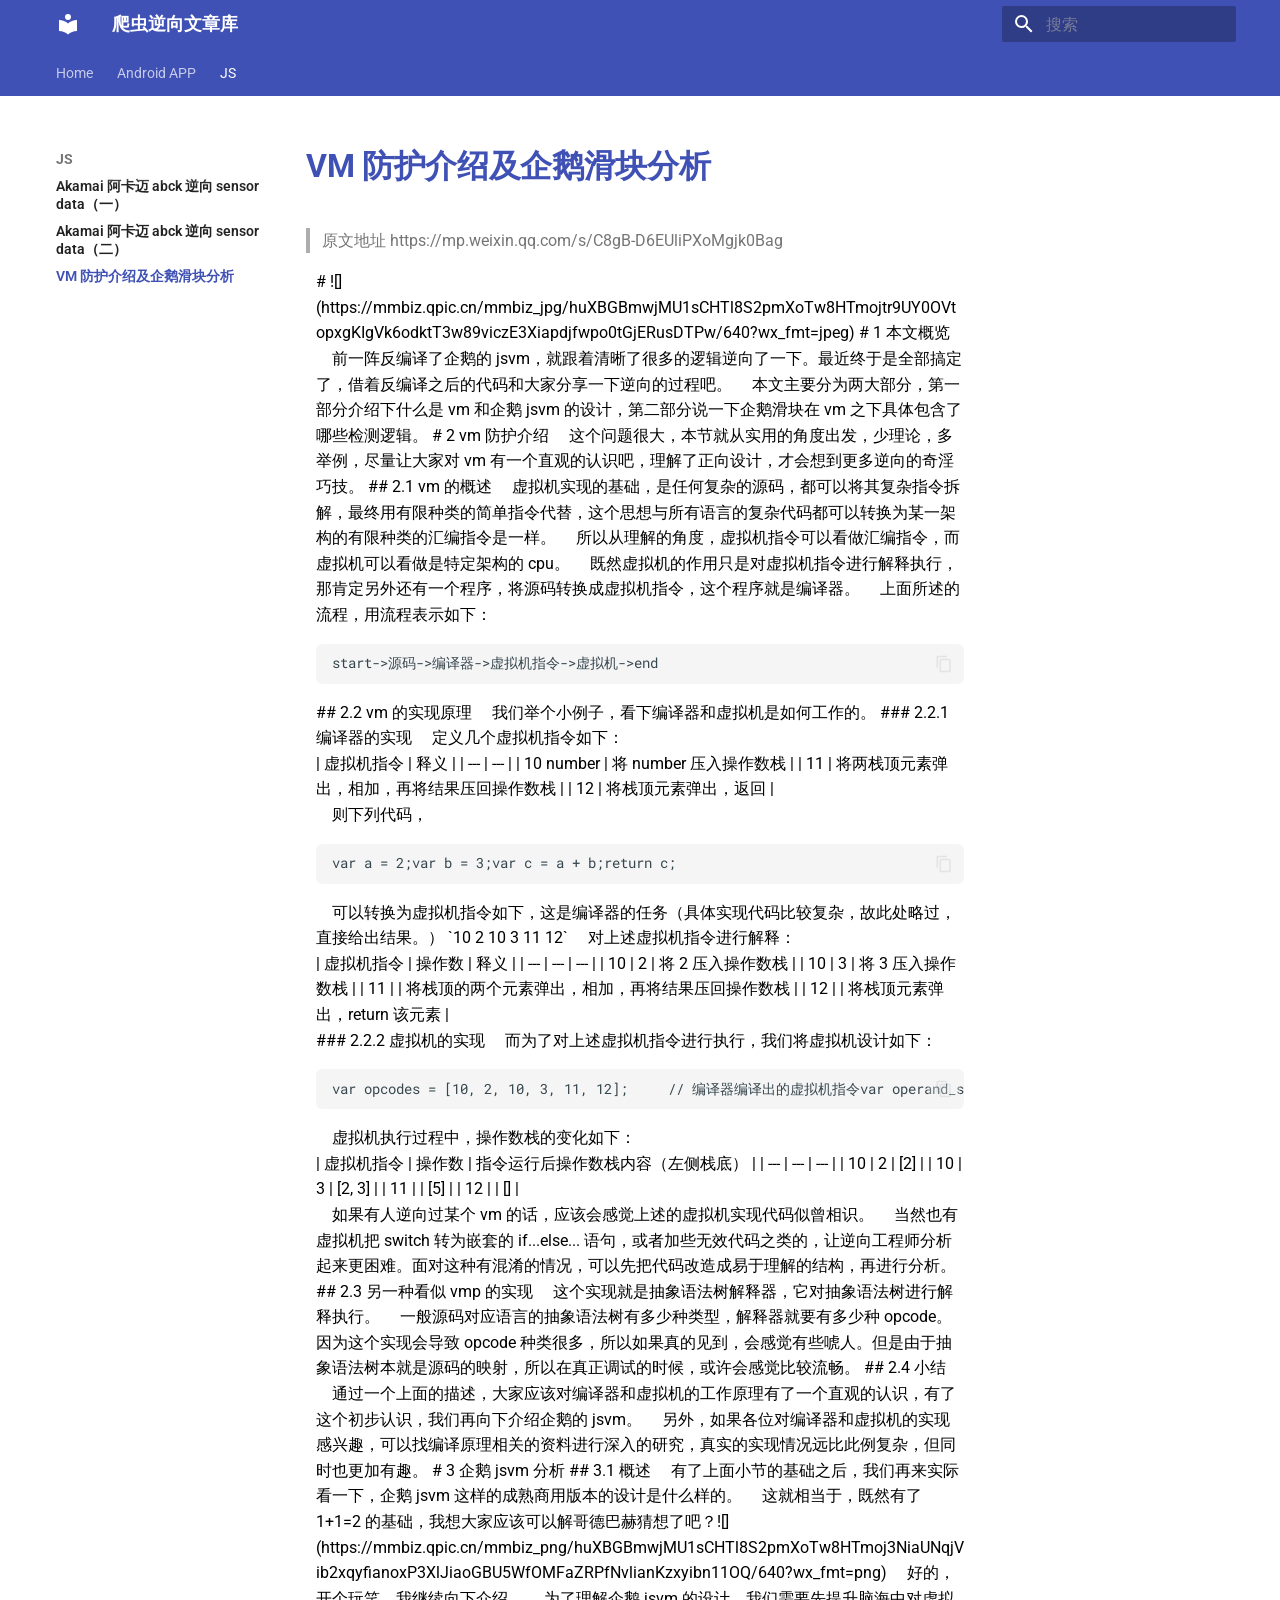
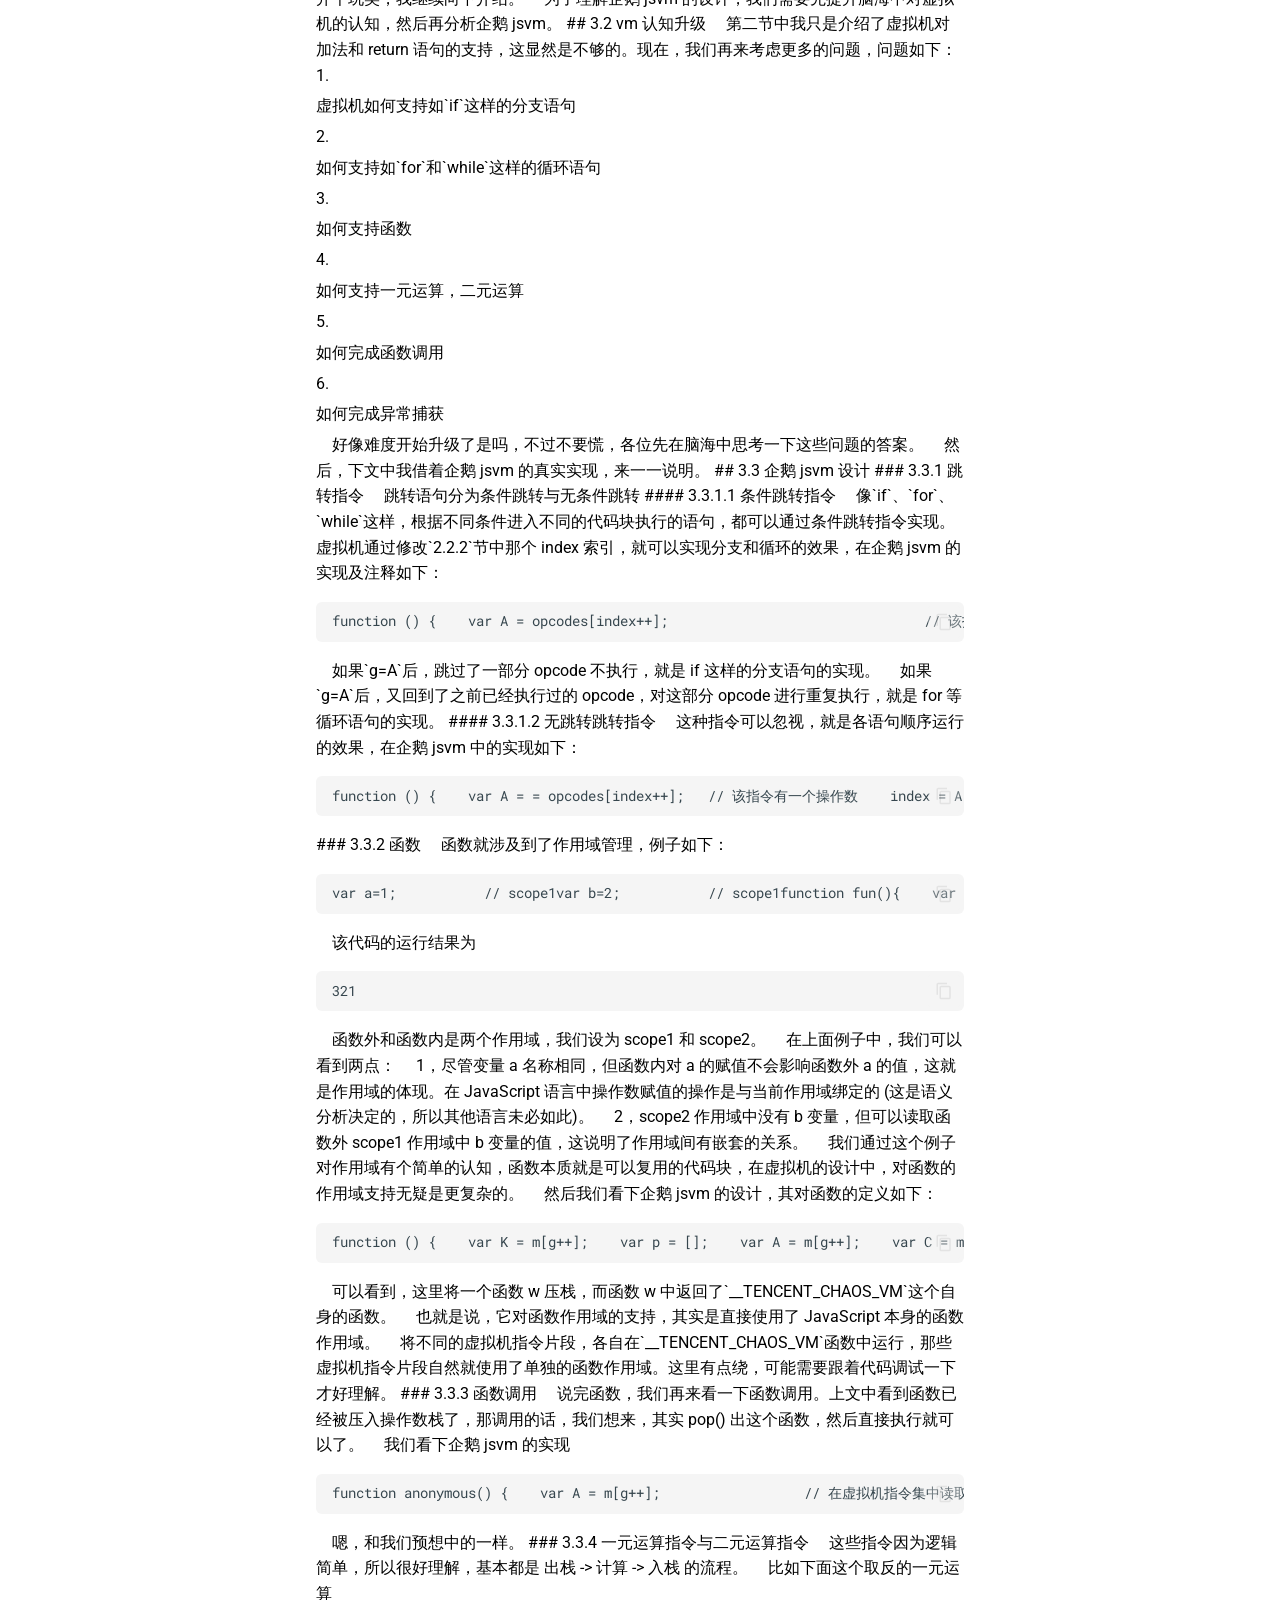
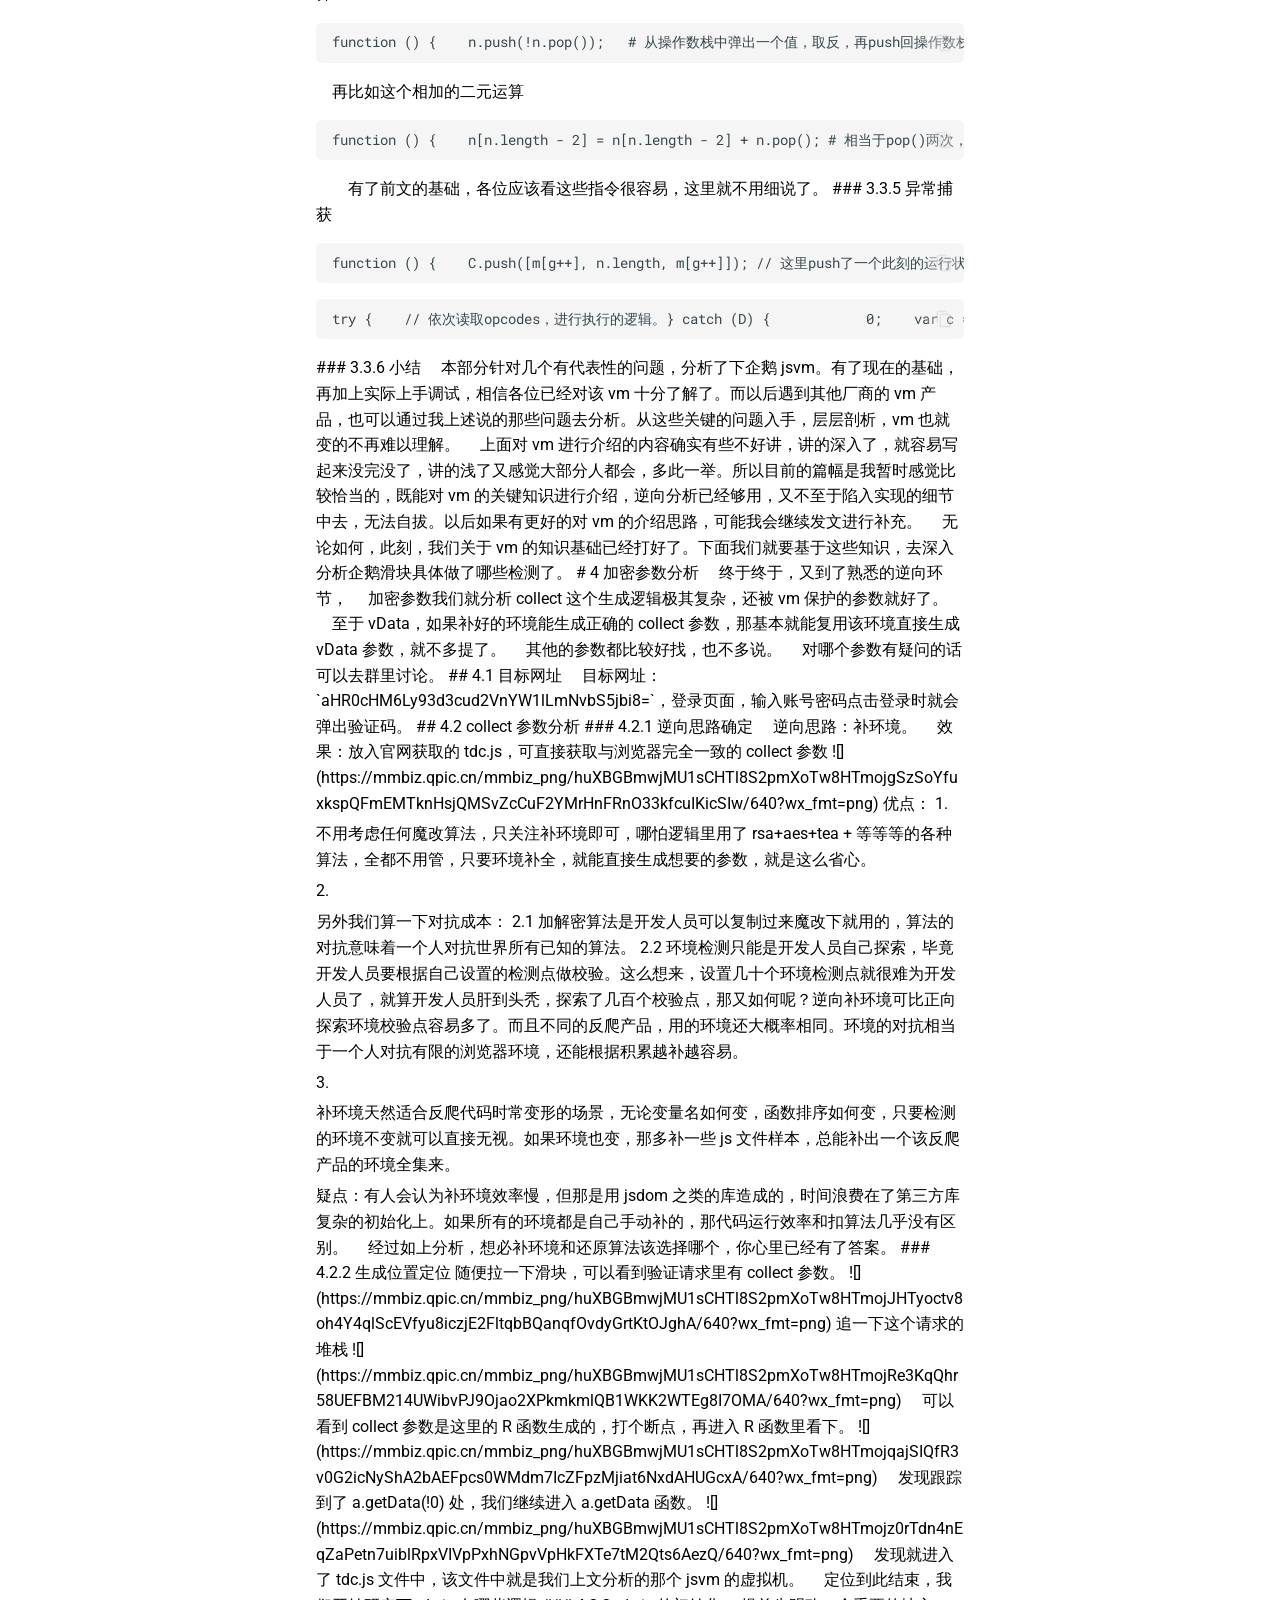
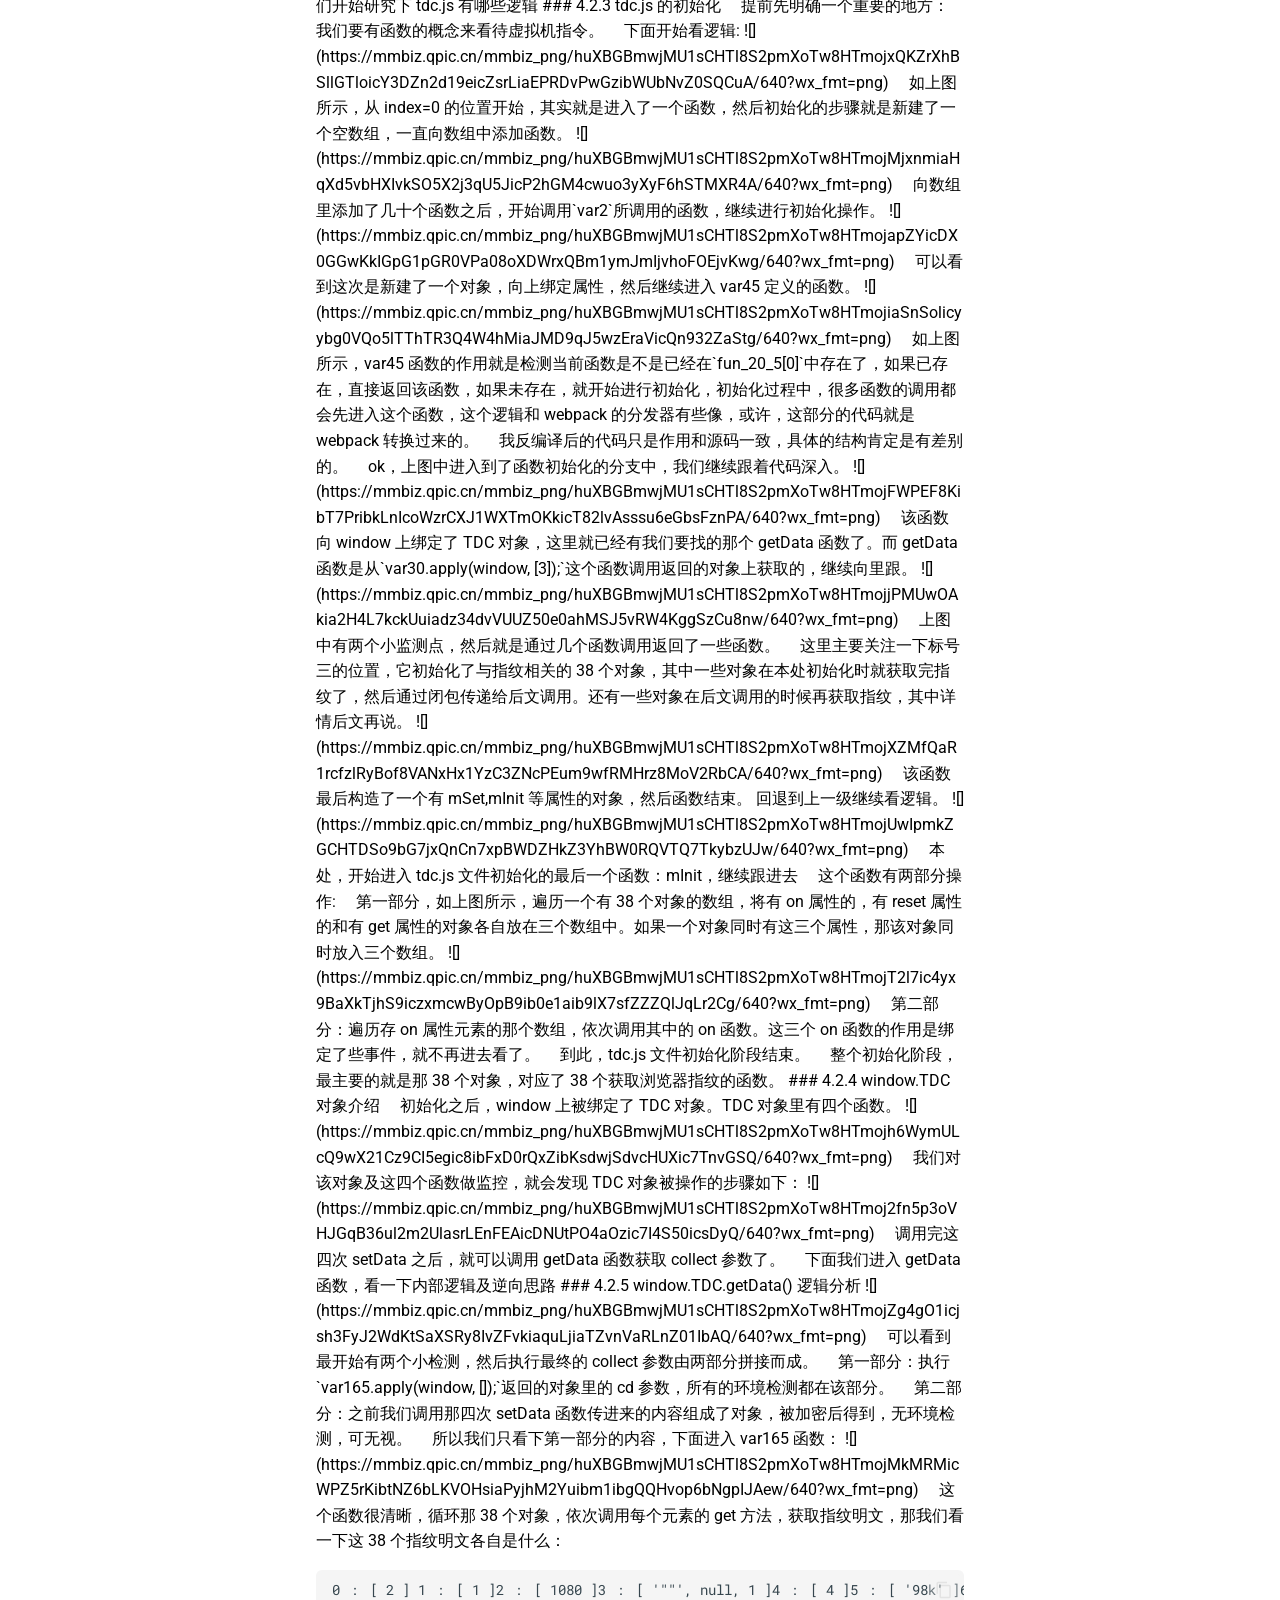
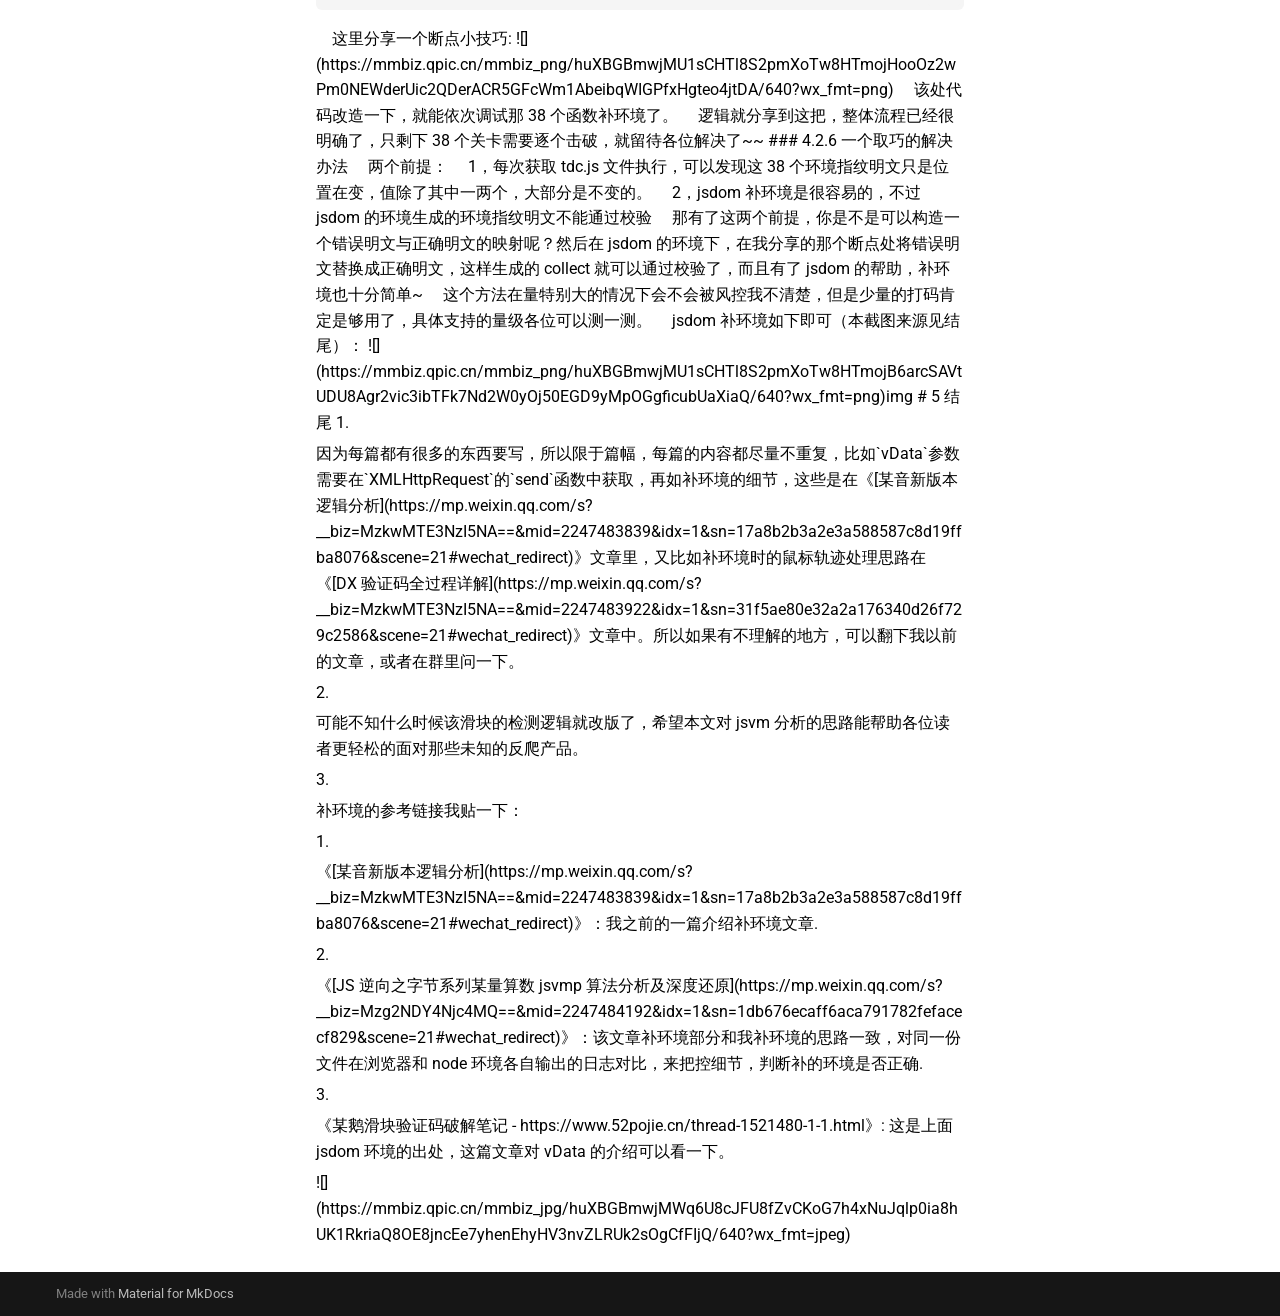
<file: site/JS/VM 防护介绍及企鹅滑块分析/index.html>
<!doctype html>
<html lang="zh" class="no-js">
  <head>
    
      <meta charset="utf-8">
      <meta name="viewport" content="width=device-width,initial-scale=1">
      
      
      
        <link rel="canonical" href="https://sunxhap.github.io/record_points/JS/VM%20%E9%98%B2%E6%8A%A4%E4%BB%8B%E7%BB%8D%E5%8F%8A%E4%BC%81%E9%B9%85%E6%BB%91%E5%9D%97%E5%88%86%E6%9E%90/">
      
      
        <link rel="prev" href="../Akamai%20%E9%98%BF%E5%8D%A1%E8%BF%88_abck%20%E9%80%86%E5%90%91%20sensor_data%EF%BC%88%E4%BA%8C%EF%BC%89/">
      
      
      
        
      
      
      <link rel="icon" href="../../assets/images/favicon.png">
      <meta name="generator" content="mkdocs-1.6.1, mkdocs-material-9.7.6">
    
    
      
        <title>VM 防护介绍及企鹅滑块分析 - 爬虫逆向文章库</title>
      
    
    
      <link rel="stylesheet" href="../../assets/stylesheets/main.484c7ddc.min.css">
      
      


    
    
      
    
    
      
        
        
        <link rel="preconnect" href="https://fonts.gstatic.com" crossorigin>
        <link rel="stylesheet" href="https://fonts.googleapis.com/css?family=Roboto:300,300i,400,400i,700,700i%7CRoboto+Mono:400,400i,700,700i&display=fallback">
        <style>:root{--md-text-font:"Roboto";--md-code-font:"Roboto Mono"}</style>
      
    
    
      <link rel="stylesheet" href="../../extra.css">
    
    <script>__md_scope=new URL("../..",location),__md_hash=e=>[...e].reduce(((e,_)=>(e<<5)-e+_.charCodeAt(0)),0),__md_get=(e,_=localStorage,t=__md_scope)=>JSON.parse(_.getItem(t.pathname+"."+e)),__md_set=(e,_,t=localStorage,a=__md_scope)=>{try{t.setItem(a.pathname+"."+e,JSON.stringify(_))}catch(e){}}</script>
    
      

    
    
  </head>
  
  
    <body dir="ltr">
  
    
    <input class="md-toggle" data-md-toggle="drawer" type="checkbox" id="__drawer" autocomplete="off">
    <input class="md-toggle" data-md-toggle="search" type="checkbox" id="__search" autocomplete="off">
    <label class="md-overlay" for="__drawer"></label>
    <div data-md-component="skip">
      
    </div>
    <div data-md-component="announce">
      
    </div>
    
    
      

<header class="md-header" data-md-component="header">
  <nav class="md-header__inner md-grid" aria-label="页眉">
    <a href="../.." title="爬虫逆向文章库" class="md-header__button md-logo" aria-label="爬虫逆向文章库" data-md-component="logo">
      
  
  <svg xmlns="http://www.w3.org/2000/svg" viewBox="0 0 24 24"><path d="M12 8a3 3 0 0 0 3-3 3 3 0 0 0-3-3 3 3 0 0 0-3 3 3 3 0 0 0 3 3m0 3.54C9.64 9.35 6.5 8 3 8v11c3.5 0 6.64 1.35 9 3.54 2.36-2.19 5.5-3.54 9-3.54V8c-3.5 0-6.64 1.35-9 3.54"/></svg>

    </a>
    <label class="md-header__button md-icon" for="__drawer">
      
      <svg xmlns="http://www.w3.org/2000/svg" viewBox="0 0 24 24"><path d="M3 6h18v2H3zm0 5h18v2H3zm0 5h18v2H3z"/></svg>
    </label>
    <div class="md-header__title" data-md-component="header-title">
      <div class="md-header__ellipsis">
        <div class="md-header__topic">
          <span class="md-ellipsis">
            爬虫逆向文章库
          </span>
        </div>
        <div class="md-header__topic" data-md-component="header-topic">
          <span class="md-ellipsis">
            
              VM 防护介绍及企鹅滑块分析
            
          </span>
        </div>
      </div>
    </div>
    
    
      <script>var palette=__md_get("__palette");if(palette&&palette.color){if("(prefers-color-scheme)"===palette.color.media){var media=matchMedia("(prefers-color-scheme: light)"),input=document.querySelector(media.matches?"[data-md-color-media='(prefers-color-scheme: light)']":"[data-md-color-media='(prefers-color-scheme: dark)']");palette.color.media=input.getAttribute("data-md-color-media"),palette.color.scheme=input.getAttribute("data-md-color-scheme"),palette.color.primary=input.getAttribute("data-md-color-primary"),palette.color.accent=input.getAttribute("data-md-color-accent")}for(var[key,value]of Object.entries(palette.color))document.body.setAttribute("data-md-color-"+key,value)}</script>
    
    
    
      
      
        <label class="md-header__button md-icon" for="__search">
          
          <svg xmlns="http://www.w3.org/2000/svg" viewBox="0 0 24 24"><path d="M9.5 3A6.5 6.5 0 0 1 16 9.5c0 1.61-.59 3.09-1.56 4.23l.27.27h.79l5 5-1.5 1.5-5-5v-.79l-.27-.27A6.52 6.52 0 0 1 9.5 16 6.5 6.5 0 0 1 3 9.5 6.5 6.5 0 0 1 9.5 3m0 2C7 5 5 7 5 9.5S7 14 9.5 14 14 12 14 9.5 12 5 9.5 5"/></svg>
        </label>
        <div class="md-search" data-md-component="search" role="dialog">
  <label class="md-search__overlay" for="__search"></label>
  <div class="md-search__inner" role="search">
    <form class="md-search__form" name="search">
      <input type="text" class="md-search__input" name="query" aria-label="搜索" placeholder="搜索" autocapitalize="off" autocorrect="off" autocomplete="off" spellcheck="false" data-md-component="search-query" required>
      <label class="md-search__icon md-icon" for="__search">
        
        <svg xmlns="http://www.w3.org/2000/svg" viewBox="0 0 24 24"><path d="M9.5 3A6.5 6.5 0 0 1 16 9.5c0 1.61-.59 3.09-1.56 4.23l.27.27h.79l5 5-1.5 1.5-5-5v-.79l-.27-.27A6.52 6.52 0 0 1 9.5 16 6.5 6.5 0 0 1 3 9.5 6.5 6.5 0 0 1 9.5 3m0 2C7 5 5 7 5 9.5S7 14 9.5 14 14 12 14 9.5 12 5 9.5 5"/></svg>
        
        <svg xmlns="http://www.w3.org/2000/svg" viewBox="0 0 24 24"><path d="M20 11v2H8l5.5 5.5-1.42 1.42L4.16 12l7.92-7.92L13.5 5.5 8 11z"/></svg>
      </label>
      <nav class="md-search__options" aria-label="查找">
        
        <button type="reset" class="md-search__icon md-icon" title="清空当前内容" aria-label="清空当前内容" tabindex="-1">
          
          <svg xmlns="http://www.w3.org/2000/svg" viewBox="0 0 24 24"><path d="M19 6.41 17.59 5 12 10.59 6.41 5 5 6.41 10.59 12 5 17.59 6.41 19 12 13.41 17.59 19 19 17.59 13.41 12z"/></svg>
        </button>
      </nav>
      
        <div class="md-search__suggest" data-md-component="search-suggest"></div>
      
    </form>
    <div class="md-search__output">
      <div class="md-search__scrollwrap" tabindex="0" data-md-scrollfix>
        <div class="md-search-result" data-md-component="search-result">
          <div class="md-search-result__meta">
            正在初始化搜索引擎
          </div>
          <ol class="md-search-result__list" role="presentation"></ol>
        </div>
      </div>
    </div>
  </div>
</div>
      
    
    
  </nav>
  
</header>
    
    <div class="md-container" data-md-component="container">
      
      
        
          
            
<nav class="md-tabs" aria-label="标签" data-md-component="tabs">
  <div class="md-grid">
    <ul class="md-tabs__list">
      
        
  
  
  
  
    <li class="md-tabs__item">
      <a href="../.." class="md-tabs__link">
        
  
  
    
  
  Home

      </a>
    </li>
  

      
        
  
  
  
  
    
    
      <li class="md-tabs__item">
        <a href="../../Android-APP/" class="md-tabs__link">
          
  
  
  Android APP

        </a>
      </li>
    
  

      
        
  
  
  
    
  
  
    
    
      <li class="md-tabs__item md-tabs__item--active">
        <a href="../Akamai%20%E9%98%BF%E5%8D%A1%E8%BF%88_abck%20%E9%80%86%E5%90%91%20sensor_data%EF%BC%88%E4%B8%80%EF%BC%89/" class="md-tabs__link">
          
  
  
  JS

        </a>
      </li>
    
  

      
    </ul>
  </div>
</nav>
          
        
      
      <main class="md-main" data-md-component="main">
        <div class="md-main__inner md-grid">
          
            
              
              <div class="md-sidebar md-sidebar--primary" data-md-component="sidebar" data-md-type="navigation" >
                <div class="md-sidebar__scrollwrap">
                  <div class="md-sidebar__inner">
                    


  


<nav class="md-nav md-nav--primary md-nav--lifted" aria-label="导航栏" data-md-level="0">
  <label class="md-nav__title" for="__drawer">
    <a href="../.." title="爬虫逆向文章库" class="md-nav__button md-logo" aria-label="爬虫逆向文章库" data-md-component="logo">
      
  
  <svg xmlns="http://www.w3.org/2000/svg" viewBox="0 0 24 24"><path d="M12 8a3 3 0 0 0 3-3 3 3 0 0 0-3-3 3 3 0 0 0-3 3 3 3 0 0 0 3 3m0 3.54C9.64 9.35 6.5 8 3 8v11c3.5 0 6.64 1.35 9 3.54 2.36-2.19 5.5-3.54 9-3.54V8c-3.5 0-6.64 1.35-9 3.54"/></svg>

    </a>
    爬虫逆向文章库
  </label>
  
  <ul class="md-nav__list" data-md-scrollfix>
    
      
      
  
  
  
  
    <li class="md-nav__item">
      <a href="../.." class="md-nav__link">
        
  
  
  <span class="md-ellipsis">
    
  
    Home
  

    
  </span>
  
  

      </a>
    </li>
  

    
      
      
  
  
  
  
    
    
    
    
      
      
        
      
    
    
    <li class="md-nav__item md-nav__item--nested">
      
        
        
          
        
        <input class="md-nav__toggle md-toggle md-toggle--indeterminate" type="checkbox" id="__nav_2" >
        
          
          <label class="md-nav__link" for="__nav_2" id="__nav_2_label" tabindex="0">
            
  
  
  <span class="md-ellipsis">
    
  
    Android APP
  

    
  </span>
  
  

            <span class="md-nav__icon md-icon"></span>
          </label>
        
        <nav class="md-nav" data-md-level="1" aria-labelledby="__nav_2_label" aria-expanded="false">
          <label class="md-nav__title" for="__nav_2">
            <span class="md-nav__icon md-icon"></span>
            
  
    Android APP
  

          </label>
          <ul class="md-nav__list" data-md-scrollfix>
            
              
                
  
  
  
  
    <li class="md-nav__item">
      <a href="../../Android-APP/" class="md-nav__link">
        
  
  
  <span class="md-ellipsis">
    
  
    Android 逆向专栏
  

    
  </span>
  
  

      </a>
    </li>
  

              
            
              
                
  
  
  
  
    <li class="md-nav__item">
      <a href="../../Android-APP/%E6%89%93%E9%80%A0%E5%B9%B4%E8%BD%BB%E4%BA%BA%E7%9A%84%E7%AC%AC%E4%B8%80%E5%A5%97%E5%AE%89%E5%8D%93%E9%80%86%E5%90%91%E7%8E%AF%E5%A2%83%EF%BC%81/" class="md-nav__link">
        
  
  
  <span class="md-ellipsis">
    
  
    打造年轻人的第一套安卓逆向环境！
  

    
  </span>
  
  

      </a>
    </li>
  

              
            
          </ul>
        </nav>
      
    </li>
  

    
      
      
  
  
    
  
  
  
    
    
    
    
      
        
        
      
      
        
      
    
    
    <li class="md-nav__item md-nav__item--active md-nav__item--section md-nav__item--nested">
      
        
        
        <input class="md-nav__toggle md-toggle " type="checkbox" id="__nav_3" checked>
        
          
          <label class="md-nav__link" for="__nav_3" id="__nav_3_label" tabindex="">
            
  
  
  <span class="md-ellipsis">
    
  
    JS
  

    
  </span>
  
  

            <span class="md-nav__icon md-icon"></span>
          </label>
        
        <nav class="md-nav" data-md-level="1" aria-labelledby="__nav_3_label" aria-expanded="true">
          <label class="md-nav__title" for="__nav_3">
            <span class="md-nav__icon md-icon"></span>
            
  
    JS
  

          </label>
          <ul class="md-nav__list" data-md-scrollfix>
            
              
                
  
  
  
  
    <li class="md-nav__item">
      <a href="../Akamai%20%E9%98%BF%E5%8D%A1%E8%BF%88_abck%20%E9%80%86%E5%90%91%20sensor_data%EF%BC%88%E4%B8%80%EF%BC%89/" class="md-nav__link">
        
  
  
  <span class="md-ellipsis">
    
  
    Akamai 阿卡迈 abck 逆向 sensor data（一）
  

    
  </span>
  
  

      </a>
    </li>
  

              
            
              
                
  
  
  
  
    <li class="md-nav__item">
      <a href="../Akamai%20%E9%98%BF%E5%8D%A1%E8%BF%88_abck%20%E9%80%86%E5%90%91%20sensor_data%EF%BC%88%E4%BA%8C%EF%BC%89/" class="md-nav__link">
        
  
  
  <span class="md-ellipsis">
    
  
    Akamai 阿卡迈 abck 逆向 sensor data（二）
  

    
  </span>
  
  

      </a>
    </li>
  

              
            
              
                
  
  
    
  
  
  
    <li class="md-nav__item md-nav__item--active">
      
      <input class="md-nav__toggle md-toggle" type="checkbox" id="__toc">
      
      
      
      <a href="./" class="md-nav__link md-nav__link--active">
        
  
  
  <span class="md-ellipsis">
    
  
    VM 防护介绍及企鹅滑块分析
  

    
  </span>
  
  

      </a>
      
    </li>
  

              
            
          </ul>
        </nav>
      
    </li>
  

    
  </ul>
</nav>
                  </div>
                </div>
              </div>
            
            
              
              <div class="md-sidebar md-sidebar--secondary" data-md-component="sidebar" data-md-type="toc" >
                <div class="md-sidebar__scrollwrap">
                  <div class="md-sidebar__inner">
                    

<nav class="md-nav md-nav--secondary" aria-label="目录">
  
  
  
  
</nav>
                  </div>
                </div>
              </div>
            
          
          
            <div class="md-content" data-md-component="content">
              
              <article class="md-content__inner md-typeset">
                
                  



  <h1>VM 防护介绍及企鹅滑块分析</h1>

<blockquote>
<p>原文地址 https://mp.weixin.qq.com/s/C8gB-D6EUliPXoMgjk0Bag</p>
</blockquote>
<section data-tool="mdnice编辑器" data-website="https://www.mdnice.com" style="font-size: 16px;color: black;padding-right: 10px;padding-left: 10px;line-height: 1.6;letter-spacing: 0px;word-break: break-word;overflow-wrap: break-word;text-align: left;font-family: Roboto, Oxygen, Ubuntu, Cantarell, PingFangSC-light, PingFangTC-light, &quot;Open Sans&quot;, &quot;Helvetica Neue&quot;, sans-serif;">

# ![](https://mmbiz.qpic.cn/mmbiz_jpg/huXBGBmwjMU1sCHTl8S2pmXoTw8HTmojtr9UY0OVtopxgKIgVk6odktT3w89viczE3Xiapdjfwpo0tGjERusDTPw/640?wx_fmt=jpeg)

# 1 本文概览

    前一阵反编译了企鹅的 jsvm，就跟着清晰了很多的逻辑逆向了一下。最近终于是全部搞定了，借着反编译之后的代码和大家分享一下逆向的过程吧。

    本文主要分为两大部分，第一部分介绍下什么是 vm 和企鹅 jsvm 的设计，第二部分说一下企鹅滑块在 vm 之下具体包含了哪些检测逻辑。

# 2 vm 防护介绍

    这个问题很大，本节就从实用的角度出发，少理论，多举例，尽量让大家对 vm 有一个直观的认识吧，理解了正向设计，才会想到更多逆向的奇淫巧技。

## 2.1 vm 的概述

    虚拟机实现的基础，是任何复杂的源码，都可以将其复杂指令拆解，最终用有限种类的简单指令代替，这个思想与所有语言的复杂代码都可以转换为某一架构的有限种类的汇编指令是一样。

    所以从理解的角度，虚拟机指令可以看做汇编指令，而虚拟机可以看做是特定架构的 cpu。

    既然虚拟机的作用只是对虚拟机指令进行解释执行，那肯定另外还有一个程序，将源码转换成虚拟机指令，这个程序就是编译器。

    上面所述的流程，用流程表示如下：

<div class="highlight"><pre><span></span><code>start-&gt;源码-&gt;编译器-&gt;虚拟机指令-&gt;虚拟机-&gt;end
</code></pre></div>

## 2.2 vm 的实现原理

    我们举个小例子，看下编译器和虚拟机是如何工作的。

### 2.2.1 编译器的实现

    定义几个虚拟机指令如下：

<section data-tool="mdnice编辑器" style="overflow-x: auto;">

| 虚拟机指令 | 释义 |
| --- | --- |
| 10 number | 将 number 压入操作数栈 |
| 11 | 将两栈顶元素弹出，相加，再将结果压回操作数栈 |
| 12 | 将栈顶元素弹出，返回 |

</section>

    则下列代码，

<div class="highlight"><pre><span></span><code>var a = 2;var b = 3;var c = a + b;return c;
</code></pre></div>

    可以转换为虚拟机指令如下，这是编译器的任务（具体实现代码比较复杂，故此处略过，直接给出结果。）

`10 2 10 3 11 12`

    对上述虚拟机指令进行解释：

<section data-tool="mdnice编辑器" style="overflow-x: auto;">

| 虚拟机指令 | 操作数 | 释义 |
| --- | --- | --- |
| 10 | 2 | 将 2 压入操作数栈 |
| 10 | 3 | 将 3 压入操作数栈 |
| 11 |
| 将栈顶的两个元素弹出，相加，再将结果压回操作数栈 |
| 12 |
| 将栈顶元素弹出，return 该元素 |

</section>

### 2.2.2 虚拟机的实现

    而为了对上述虚拟机指令进行执行，我们将虚拟机设计如下：

<div class="highlight"><pre><span></span><code>var opcodes = [10, 2, 10, 3, 11, 12];     // 编译器编译出的虚拟机指令var operand_stack = [];                   // 操作数栈var index = 0;                            // 根据index读取opcodes数组中的内容while(index != opcodes.length){        var opcode = opcodes[index++];        switch opcode:                case 10:             var number = opcodes[index++];             opreater_arr.push(number);             break;                            case 11:             var number1 = operand_stack.pop();             var number2 = operand_stack.pop();             var number3 = number1 + number2;             opreater_arr.push(number3);             break;                            case 12:             var number = operand_stack.pop();             return number;}
</code></pre></div>

    虚拟机执行过程中，操作数栈的变化如下：

<section data-tool="mdnice编辑器" style="overflow-x: auto;">

| 虚拟机指令 | 操作数 | 指令运行后操作数栈内容（左侧栈底） |
| --- | --- | --- |
| 10 | 2 | [2] |
| 10 | 3 | [2, 3] |
| 11 |
| [5] |
| 12 |
| [] |

</section>

    如果有人逆向过某个 vm 的话，应该会感觉上述的虚拟机实现代码似曾相识。

    当然也有虚拟机把 switch 转为嵌套的 if...else... 语句，或者加些无效代码之类的，让逆向工程师分析起来更困难。面对这种有混淆的情况，可以先把代码改造成易于理解的结构，再进行分析。

## 2.3 另一种看似 vmp 的实现

    这个实现就是抽象语法树解释器，它对抽象语法树进行解释执行。

    一般源码对应语言的抽象语法树有多少种类型，解释器就要有多少种 opcode。因为这个实现会导致 opcode 种类很多，所以如果真的见到，会感觉有些唬人。但是由于抽象语法树本就是源码的映射，所以在真正调试的时候，或许会感觉比较流畅。

## 2.4 小结

    通过一个上面的描述，大家应该对编译器和虚拟机的工作原理有了一个直观的认识，有了这个初步认识，我们再向下介绍企鹅的 jsvm。

    另外，如果各位对编译器和虚拟机的实现感兴趣，可以找编译原理相关的资料进行深入的研究，真实的实现情况远比此例复杂，但同时也更加有趣。

# 3 企鹅 jsvm 分析

## 3.1 概述

    有了上面小节的基础之后，我们再来实际看一下，企鹅 jsvm 这样的成熟商用版本的设计是什么样的。

    这就相当于，既然有了 1+1=2 的基础，我想大家应该可以解哥德巴赫猜想了吧？![](https://mmbiz.qpic.cn/mmbiz_png/huXBGBmwjMU1sCHTl8S2pmXoTw8HTmoj3NiaUNqjVib2xqyfianoxP3XlJiaoGBU5WfOMFaZRPfNvlianKzxyibn11OQ/640?wx_fmt=png)

    好的，开个玩笑，我继续向下介绍。

    为了理解企鹅 jsvm 的设计，我们需要先提升脑海中对虚拟机的认知，然后再分析企鹅 jsvm。

## 3.2 vm 认知升级

    第二节中我只是介绍了虚拟机对加法和 return 语句的支持，这显然是不够的。现在，我们再来考虑更多的问题，问题如下：

1.  <section style="margin-top: 5px;margin-bottom: 5px;line-height: 26px;color: rgb(1, 1, 1);">虚拟机如何支持如`if`这样的分支语句</section>

2.  <section style="margin-top: 5px;margin-bottom: 5px;line-height: 26px;color: rgb(1, 1, 1);">如何支持如`for`和`while`这样的循环语句</section>

3.  <section style="margin-top: 5px;margin-bottom: 5px;line-height: 26px;color: rgb(1, 1, 1);">如何支持函数</section>

4.  <section style="margin-top: 5px;margin-bottom: 5px;line-height: 26px;color: rgb(1, 1, 1);">如何支持一元运算，二元运算</section>

5.  <section style="margin-top: 5px;margin-bottom: 5px;line-height: 26px;color: rgb(1, 1, 1);">如何完成函数调用</section>

6.  <section style="margin-top: 5px;margin-bottom: 5px;line-height: 26px;color: rgb(1, 1, 1);">如何完成异常捕获</section>

    好像难度开始升级了是吗，不过不要慌，各位先在脑海中思考一下这些问题的答案。

    然后，下文中我借着企鹅 jsvm 的真实实现，来一一说明。

## 3.3 企鹅 jsvm 设计

### 3.3.1 跳转指令

    跳转语句分为条件跳转与无条件跳转

#### 3.3.1.1 条件跳转指令

    像`if`、`for`、`while`这样，根据不同条件进入不同的代码块执行的语句，都可以通过条件跳转指令实现。虚拟机通过修改`2.2.2`节中那个 index 索引，就可以实现分支和循环的效果，在企鹅 jsvm 的实现及注释如下：

<div class="highlight"><pre><span></span><code>function () {    var A = opcodes[index++];                                // 该指令有一个操作数A    operand_stack[operand_stack.length - 1] &amp;&amp; (index = A);  // 如果操作数栈中最后一个元素是true，就将index索引设置为A}
</code></pre></div>

    如果`g=A`后，跳过了一部分 opcode 不执行，就是 if 这样的分支语句的实现。

    如果`g=A`后，又回到了之前已经执行过的 opcode，对这部分 opcode 进行重复执行，就是 for 等循环语句的实现。

#### 3.3.1.2 无跳转跳转指令

    这种指令可以忽视，就是各语句顺序运行的效果，在企鹅 jsvm 中的实现如下：

<div class="highlight"><pre><span></span><code>function () {    var A = = opcodes[index++];   // 该指令有一个操作数    index = A;                    // 将index直接赋值为操作数}
</code></pre></div>

### 3.3.2 函数

    函数就涉及到了作用域管理，例子如下：

<div class="highlight"><pre><span></span><code>var a=1;           // scope1var b=2;           // scope1function fun(){    var a = 3;             // scope2    console.log(a);        // scope2    console.log(b);        // scope2}  fun();             // scope1console.log(a);    // scope1
</code></pre></div>

    该代码的运行结果为

<div class="highlight"><pre><span></span><code>321
</code></pre></div>

    函数外和函数内是两个作用域，我们设为 scope1 和 scope2。

    在上面例子中，我们可以看到两点：

    1，尽管变量 a 名称相同，但函数内对 a 的赋值不会影响函数外 a 的值，这就是作用域的体现。在 JavaScript 语言中操作数赋值的操作是与当前作用域绑定的 (这是语义分析决定的，所以其他语言未必如此)。

    2，scope2 作用域中没有 b 变量，但可以读取函数外 scope1 作用域中 b 变量的值，这说明了作用域间有嵌套的关系。

    我们通过这个例子对作用域有个简单的认知，函数本质就是可以复用的代码块，在虚拟机的设计中，对函数的作用域支持无疑是更复杂的。

    然后我们看下企鹅 jsvm 的设计，其对函数的定义如下：

<div class="highlight"><pre><span></span><code>function () {    var K = m[g++];    var p = [];    var A = m[g++];    var C = m[g++];    var Q = [];    var B = 0;    for (; B &lt; A; B++) {        p[m[g++]] = n[m[g++]];    }    B = 0    for (; B &lt; C; B++) {        Q[B] = m[g++];    }    n.push(function w() {        var A = p.slice(0);    // A为函数使用的参数        A[0] = [this];        A[1] = [arguments];        A[2] = [w];        var C = 0;        for (; C &lt; Q.length &amp;&amp; C &lt; arguments.length; C++) {            0 &lt; Q[C] &amp;&amp; (A[Q[C]] = [arguments[C]]);        }        return __TENCENT_CHAOS_VM(K, m, U, A, E, F, Y, c);    });}
</code></pre></div>

    可以看到，这里将一个函数 w 压栈，而函数 w 中返回了`__TENCENT_CHAOS_VM`这个自身的函数。

    也就是说，它对函数作用域的支持，其实是直接使用了 JavaScript 本身的函数作用域。

    将不同的虚拟机指令片段，各自在`__TENCENT_CHAOS_VM`函数中运行，那些虚拟机指令片段自然就使用了单独的函数作用域。这里有点绕，可能需要跟着代码调试一下才好理解。

### 3.3.3 函数调用

    说完函数，我们再来看一下函数调用。上文中看到函数已经被压入操作数栈了，那调用的话，我们想来，其实 pop() 出这个函数，然后直接执行就可以了。

    我们看下企鹅 jsvm 的实现

<div class="highlight"><pre><span></span><code>function anonymous() {    var A = m[g++];                  // 在虚拟机指令集中读取一个操作数    var C = A ? n.slice(-A) : [];    // 在操作数栈中读取出一部分，作为函数参数，这里本质和pop()是一致的    n.length -= A;                   // 操作数栈舍弃上一条指令中读出的部分    n.push(n.pop().apply(U, C));     // 操作数栈pop()出一个函数，然后通过apply设置参数及调用函数。}
</code></pre></div>

    嗯，和我们预想中的一样。

### 3.3.4 一元运算指令与二元运算指令

    这些指令因为逻辑简单，所以很好理解，基本都是 出栈 -> 计算 -> 入栈 的流程。

    比如下面这个取反的一元运算

<div class="highlight"><pre><span></span><code>function () {    n.push(!n.pop());   # 从操作数栈中弹出一个值，取反，再push回操作数栈。}
</code></pre></div>

    再比如这个相加的二元运算

<div class="highlight"><pre><span></span><code>function () {    n[n.length - 2] = n[n.length - 2] + n.pop(); # 相当于pop()两次，相加，再push()回结果。}
</code></pre></div>

        有了前文的基础，各位应该看这些指令很容易，这里就不用细说了。

### 3.3.5 异常捕获

<div class="highlight"><pre><span></span><code>function () {    C.push([m[g++], n.length, m[g++]]); // 这里push了一个此刻的运行状态到异常栈中。}
</code></pre></div>

<div class="highlight"><pre><span></span><code>try {    // 依次读取opcodes，进行执行的逻辑。} catch (D) {            0;    var c = C.pop();    if (c === undefined) throw D;                              // 如果运行过程中出现异常，将上面的状态在异常栈中弹出。    h = D, w = c[0], U.length = c[1], c[2] &amp;&amp; (U[c[2]][0] = h) // 做一些保存异常信息的操作，当前__TENCENT_CHAOS_VM函数执行结束，返回调用处。}
</code></pre></div>

### 3.3.6 小结

    本部分针对几个有代表性的问题，分析了下企鹅 jsvm。有了现在的基础，再加上实际上手调试，相信各位已经对该 vm 十分了解了。而以后遇到其他厂商的 vm 产品，也可以通过我上述说的那些问题去分析。从这些关键的问题入手，层层剖析，vm 也就变的不再难以理解。

    上面对 vm 进行介绍的内容确实有些不好讲，讲的深入了，就容易写起来没完没了，讲的浅了又感觉大部分人都会，多此一举。所以目前的篇幅是我暂时感觉比较恰当的，既能对 vm 的关键知识进行介绍，逆向分析已经够用，又不至于陷入实现的细节中去，无法自拔。以后如果有更好的对 vm 的介绍思路，可能我会继续发文进行补充。

    无论如何，此刻，我们关于 vm 的知识基础已经打好了。下面我们就要基于这些知识，去深入分析企鹅滑块具体做了哪些检测了。

# 4 加密参数分析

    终于终于，又到了熟悉的逆向环节，

    加密参数我们就分析 collect 这个生成逻辑极其复杂，还被 vm 保护的参数就好了。

    至于 vData，如果补好的环境能生成正确的 collect 参数，那基本就能复用该环境直接生成 vData 参数，就不多提了。

    其他的参数都比较好找，也不多说。

    对哪个参数有疑问的话可以去群里讨论。

## 4.1 目标网址

    目标网址：`aHR0cHM6Ly93d3cud2VnYW1lLmNvbS5jbi8=`，登录页面，输入账号密码点击登录时就会弹出验证码。

## 4.2 collect 参数分析

### 4.2.1 逆向思路确定

    逆向思路：补环境。

    效果：放入官网获取的 tdc.js，可直接获取与浏览器完全一致的 collect 参数

![](https://mmbiz.qpic.cn/mmbiz_png/huXBGBmwjMU1sCHTl8S2pmXoTw8HTmojgSzSoYfuxkspQFmEMTknHsjQMSvZcCuF2YMrHnFRnO33kfcuIKicSIw/640?wx_fmt=png)

优点：

1.  <section style="margin-top: 5px;margin-bottom: 5px;line-height: 26px;color: rgb(1, 1, 1);">

    不用考虑任何魔改算法，只关注补环境即可，哪怕逻辑里用了 rsa+aes+tea + 等等等的各种算法，全都不用管，只要环境补全，就能直接生成想要的参数，就是这么省心。

    </section>

2.  <section style="margin-top: 5px;margin-bottom: 5px;line-height: 26px;color: rgb(1, 1, 1);">

    另外我们算一下对抗成本：

    2.1 加解密算法是开发人员可以复制过来魔改下就用的，算法的对抗意味着一个人对抗世界所有已知的算法。

    2.2 环境检测只能是开发人员自己探索，毕竟开发人员要根据自己设置的检测点做校验。这么想来，设置几十个环境检测点就很难为开发人员了，就算开发人员肝到头秃，探索了几百个校验点，那又如何呢？逆向补环境可比正向探索环境校验点容易多了。而且不同的反爬产品，用的环境还大概率相同。环境的对抗相当于一个人对抗有限的浏览器环境，还能根据积累越补越容易。

    </section>

3.  <section style="margin-top: 5px;margin-bottom: 5px;line-height: 26px;color: rgb(1, 1, 1);">

    补环境天然适合反爬代码时常变形的场景，无论变量名如何变，函数排序如何变，只要检测的环境不变就可以直接无视。如果环境也变，那多补一些 js 文件样本，总能补出一个该反爬产品的环境全集来。

    </section>

疑点：有人会认为补环境效率慢，但那是用 jsdom 之类的库造成的，时间浪费在了第三方库复杂的初始化上。如果所有的环境都是自己手动补的，那代码运行效率和扣算法几乎没有区别。

    经过如上分析，想必补环境和还原算法该选择哪个，你心里已经有了答案。

### 4.2.2 生成位置定位

随便拉一下滑块，可以看到验证请求里有 collect 参数。

![](https://mmbiz.qpic.cn/mmbiz_png/huXBGBmwjMU1sCHTl8S2pmXoTw8HTmojJHTyoctv8oh4Y4qlScEVfyu8iczjE2FltqbBQanqfOvdyGrtKtOJghA/640?wx_fmt=png)

追一下这个请求的堆栈

![](https://mmbiz.qpic.cn/mmbiz_png/huXBGBmwjMU1sCHTl8S2pmXoTw8HTmojRe3KqQhr58UEFBM214UWibvPJ9Ojao2XPkmkmlQB1WKK2WTEg8I7OMA/640?wx_fmt=png)

    可以看到 collect 参数是这里的 R 函数生成的，打个断点，再进入 R 函数里看下。

![](https://mmbiz.qpic.cn/mmbiz_png/huXBGBmwjMU1sCHTl8S2pmXoTw8HTmojqajSIQfR3v0G2icNyShA2bAEFpcs0WMdm7IcZFpzMjiat6NxdAHUGcxA/640?wx_fmt=png)

    发现跟踪到了 a.getData(!0) 处，我们继续进入 a.getData 函数。

![](https://mmbiz.qpic.cn/mmbiz_png/huXBGBmwjMU1sCHTl8S2pmXoTw8HTmojz0rTdn4nEqZaPetn7uiblRpxVIVpPxhNGpvVpHkFXTe7tM2Qts6AezQ/640?wx_fmt=png)

    发现就进入了 tdc.js 文件中，该文件中就是我们上文分析的那个 jsvm 的虚拟机。

    定位到此结束，我们开始研究下 tdc.js 有哪些逻辑

### 4.2.3 tdc.js 的初始化

    提前先明确一个重要的地方：我们要有函数的概念来看待虚拟机指令。

    下面开始看逻辑:

![](https://mmbiz.qpic.cn/mmbiz_png/huXBGBmwjMU1sCHTl8S2pmXoTw8HTmojxQKZrXhBSllGTloicY3DZn2d19eicZsrLiaEPRDvPwGzibWUbNvZ0SQCuA/640?wx_fmt=png)

    如上图所示，从 index=0 的位置开始，其实就是进入了一个函数，然后初始化的步骤就是新建了一个空数组，一直向数组中添加函数。

![](https://mmbiz.qpic.cn/mmbiz_png/huXBGBmwjMU1sCHTl8S2pmXoTw8HTmojMjxnmiaHqXd5vbHXIvkSO5X2j3qU5JicP2hGM4cwuo3yXyF6hSTMXR4A/640?wx_fmt=png)

    向数组里添加了几十个函数之后，开始调用`var2`所调用的函数，继续进行初始化操作。

![](https://mmbiz.qpic.cn/mmbiz_png/huXBGBmwjMU1sCHTl8S2pmXoTw8HTmojapZYicDX0GGwKkIGpG1pGR0VPa08oXDWrxQBm1ymJmIjvhoFOEjvKwg/640?wx_fmt=png)

    可以看到这次是新建了一个对象，向上绑定属性，然后继续进入 var45 定义的函数。

![](https://mmbiz.qpic.cn/mmbiz_png/huXBGBmwjMU1sCHTl8S2pmXoTw8HTmojiaSnSolicyybg0VQo5lTThTR3Q4W4hMiaJMD9qJ5wzEraVicQn932ZaStg/640?wx_fmt=png)

    如上图所示，var45 函数的作用就是检测当前函数是不是已经在`fun_20_5[0]`中存在了，如果已存在，直接返回该函数，如果未存在，就开始进行初始化，初始化过程中，很多函数的调用都会先进入这个函数，这个逻辑和 webpack 的分发器有些像，或许，这部分的代码就是 webpack 转换过来的。

    我反编译后的代码只是作用和源码一致，具体的结构肯定是有差别的。

    ok，上图中进入到了函数初始化的分支中，我们继续跟着代码深入。

![](https://mmbiz.qpic.cn/mmbiz_png/huXBGBmwjMU1sCHTl8S2pmXoTw8HTmojFWPEF8KibT7PribkLnIcoWzrCXJ1WXTmOKkicT82lvAsssu6eGbsFznPA/640?wx_fmt=png)

    该函数向 window 上绑定了 TDC 对象，这里就已经有我们要找的那个 getData 函数了。而 getData 函数是从`var30.apply(window, [3]);`这个函数调用返回的对象上获取的，继续向里跟。

![](https://mmbiz.qpic.cn/mmbiz_png/huXBGBmwjMU1sCHTl8S2pmXoTw8HTmojjPMUwOAkia2H4L7kckUuiadz34dvVUUZ50e0ahMSJ5vRW4KggSzCu8nw/640?wx_fmt=png)

    上图中有两个小监测点，然后就是通过几个函数调用返回了一些函数。

    这里主要关注一下标号三的位置，它初始化了与指纹相关的 38 个对象，其中一些对象在本处初始化时就获取完指纹了，然后通过闭包传递给后文调用。还有一些对象在后文调用的时候再获取指纹，其中详情后文再说。

![](https://mmbiz.qpic.cn/mmbiz_png/huXBGBmwjMU1sCHTl8S2pmXoTw8HTmojXZMfQaR1rcfzlRyBof8VANxHx1YzC3ZNcPEum9wfRMHrz8MoV2RbCA/640?wx_fmt=png)

    该函数最后构造了一个有 mSet,mInit 等属性的对象，然后函数结束。

回退到上一级继续看逻辑。

![](https://mmbiz.qpic.cn/mmbiz_png/huXBGBmwjMU1sCHTl8S2pmXoTw8HTmojUwIpmkZGCHTDSo9bG7jxQnCn7xpBWDZHkZ3YhBW0RQVTQ7TkybzUJw/640?wx_fmt=png)

    本处，开始进入 tdc.js 文件初始化的最后一个函数：mInit，继续跟进去

    这个函数有两部分操作:

    第一部分，如上图所示，遍历一个有 38 个对象的数组，将有 on 属性的，有 reset 属性的和有 get 属性的对象各自放在三个数组中。如果一个对象同时有这三个属性，那该对象同时放入三个数组。

![](https://mmbiz.qpic.cn/mmbiz_png/huXBGBmwjMU1sCHTl8S2pmXoTw8HTmojT2l7ic4yx9BaXkTjhS9iczxmcwByOpB9ib0e1aib9lX7sfZZZQlJqLr2Cg/640?wx_fmt=png)

    第二部分：遍历存 on 属性元素的那个数组，依次调用其中的 on 函数。这三个 on 函数的作用是绑定了些事件，就不再进去看了。

    到此，tdc.js 文件初始化阶段结束。

    整个初始化阶段，最主要的就是那 38 个对象，对应了 38 个获取浏览器指纹的函数。

### 4.2.4 window.TDC 对象介绍

    初始化之后，window 上被绑定了 TDC 对象。TDC 对象里有四个函数。

![](https://mmbiz.qpic.cn/mmbiz_png/huXBGBmwjMU1sCHTl8S2pmXoTw8HTmojh6WymULcQ9wX21Cz9CI5egic8ibFxD0rQxZibKsdwjSdvcHUXic7TnvGSQ/640?wx_fmt=png)

    我们对该对象及这四个函数做监控，就会发现 TDC 对象被操作的步骤如下：

![](https://mmbiz.qpic.cn/mmbiz_png/huXBGBmwjMU1sCHTl8S2pmXoTw8HTmoj2fn5p3oVHJGqB36ul2m2UlasrLEnFEAicDNUtPO4aOzic7I4S50icsDyQ/640?wx_fmt=png)

    调用完这四次 setData 之后，就可以调用 getData 函数获取 collect 参数了。

    下面我们进入 getData 函数，看一下内部逻辑及逆向思路

### 4.2.5 window.TDC.getData() 逻辑分析

![](https://mmbiz.qpic.cn/mmbiz_png/huXBGBmwjMU1sCHTl8S2pmXoTw8HTmojZg4gO1icjsh3FyJ2WdKtSaXSRy8IvZFvkiaquLjiaTZvnVaRLnZ01IbAQ/640?wx_fmt=png)

    可以看到最开始有两个小检测，然后执行最终的 collect 参数由两部分拼接而成。

    第一部分：执行`var165.apply(window, []);`返回的对象里的 cd 参数，所有的环境检测都在该部分。

    第二部分：之前我们调用那四次 setData 函数传进来的内容组成了对象，被加密后得到，无环境检测，可无视。

    所以我们只看下第一部分的内容，下面进入 var165 函数：

![](https://mmbiz.qpic.cn/mmbiz_png/huXBGBmwjMU1sCHTl8S2pmXoTw8HTmojMkMRMicWPZ5rKibtNZ6bLKVOHsiaPyjhM2Yuibm1ibgQQHvop6bNgpIJAew/640?wx_fmt=png)

    这个函数很清晰，循环那 38 个对象，依次调用每个元素的 get 方法，获取指纹明文，那我们看一下这 38 个指纹明文各自是什么：

<div class="highlight"><pre><span></span><code>0 ： [ 2 ] 1 ： [ 1 ]2 ： [ 1080 ]3 ： [ &#39;&quot;&quot;&#39;, null, 1 ]4 ： [ 4 ]5 ： [ &#39;98k&#39; ]6 ： [ 1920 ]7 ： [  &#39;ANGLE (NVIDIA, NVIDIA GeForce GTX ***********************************)&#39; ]8 ： [ &#39;[&quot;zh-CN&quot;,&quot;zh-HK&quot;,&quot;en&quot;]&#39;, null, 1 ]9 ： [ &#39;+08&#39; ]10 ： [ &#39;https://xui.ptlogin2.qq.com/?rand=***********************************&#39; ]11 ： [ 0 ]12 ： [ &#39;Google Inc. (NVIDIA)&#39; ]13 ： [ &#39;&#39; ]14 ： [ &#39;[300,230]&#39;, null, 1 ]15 ： [ 0 ]16 ： [ 16 ]17 ： [ 16 ]18 ： [ &#39;1920-1080-1040-24-*-*-|-*&#39; ]19 ： [ &#39;Win32&#39; ]20 ： [ &#39;https://t.captcha.qq.com/cap_union_new_show?rand=***********************************&#39; ]21 ： [  &#39;G4DiPeJDADK46nKuigdUgAAASwAAA3Xn7gFX08P4nxW8gJAAAoZAACWCAYAAAs0MThdAANSUhEgABJRU5ErkJggg==&#39;]22 ： [  &#39;Mozilla/5.0 (Windows NT 10.0; Win64; x64) AppleWebKit/537.36 (KHTML, like Gecko) Chrome/******** Safari/********&#39;]23 ： [ &#39;703312397,1637248154&#39;, null, 1 ]24 ： [ &#39;210.193.226.203&#39; ]25 ： [ 511 ]26 ： [ &#39;ca55wIRRQQnXuVgcsc21oTk+kfam3efV84x9G0LvOMA+oIm/je008N4CFL/7kTxzOtCM3unzmFNMPWKCmsJuUe3QvHZPlm4jV3jECmJhfKb4OdzD+Ye+EWYEhf5UYgah2mGc2TvOnyTofpm/je008N4BKxbv8uExD5CM3unzmFNMOdHA8RUoFx+qvaLqSNJRKeg0ePoHt4eFSom2FHbgSK3cHMUGZZR28nEwhpJX8a2/slIWsGc2TvOnyTofpDg0UfBDCraOKGoh9WntJyOUO8iMMBhBZ0cK9pbv09Ar69v8dDQRjGyL1WIhe3vub/qgxBJuW5+g0ePoHt4eFUaeivzsHyK64BoTkkn6DDf1bCp3XsIMeQRDHaRa35zF+kfam1udrLeiDXdCfA1EGDCgVS6ZZR28nEwhpJX8a2/slIWsGc2TvOnyTofpm/je008N4Cy7hXcc04xmCM3unzmFNMO4BQu+TK/scb6OqCODNdXbI2CEPmouQria5g/TpZnCSF/lRiBqHaZWougNRUiq68LdjMU1bBcAIUv/uRPHM60qwc4eTEISYXw/JERW/pC1mrZUkxXLSP/S7wAysWvOeB+2R2NxvII8VCCGhkHLwFf+2cprfJlKSP7Zymt8mUpI/tnKa3yZSkiQK2cZY+WZtria5g/TpZnCuJrmD9OlmcK4muYP06WZwria5g/TpZnCezl06GzlWT87cZoDds7oGyXcLTUncwYT&#39;,  null,  2]27 ： [ &#39;1&#39;, null, 1 ]28 ： [ &#39;5335919002380139475&#39; ]29 ： [ 24 ]30 ： [ &#39;[]&#39;, null, 1 ]31 ： [ &#39;iframe&#39; ]32 ： [ 1 ]33 ： [ 1647888831 ]34 ： [ &#39;UTF-8&#39; ]35 ： [ 1647888831 ]36 ： [ 744384758 ]37 ： [ 0.9723439840980835 ]
</code></pre></div>

    这里分享一个断点小技巧:

![](https://mmbiz.qpic.cn/mmbiz_png/huXBGBmwjMU1sCHTl8S2pmXoTw8HTmojHooOz2wPm0NEWderUic2QDerACR5GFcWm1AbeibqWIGPfxHgteo4jtDA/640?wx_fmt=png)

    该处代码改造一下，就能依次调试那 38 个函数补环境了。

    逻辑就分享到这把，整体流程已经很明确了，只剩下 38 个关卡需要逐个击破，就留待各位解决了~~

### 4.2.6 一个取巧的解决办法

    两个前提：

    1，每次获取 tdc.js 文件执行，可以发现这 38 个环境指纹明文只是位置在变，值除了其中一两个，大部分是不变的。

    2，jsdom 补环境是很容易的，不过 jsdom 的环境生成的环境指纹明文不能通过校验

    那有了这两个前提，你是不是可以构造一个错误明文与正确明文的映射呢？然后在 jsdom 的环境下，在我分享的那个断点处将错误明文替换成正确明文，这样生成的 collect 就可以通过校验了，而且有了 jsdom 的帮助，补环境也十分简单~

    这个方法在量特别大的情况下会不会被风控我不清楚，但是少量的打码肯定是够用了，具体支持的量级各位可以测一测。

    jsdom 补环境如下即可（本截图来源见结尾）：

![](https://mmbiz.qpic.cn/mmbiz_png/huXBGBmwjMU1sCHTl8S2pmXoTw8HTmojB6arcSAVtUDU8Agr2vic3ibTFk7Nd2W0yOj50EGD9yMpOGgficubUaXiaQ/640?wx_fmt=png)img

# 5 结尾

1.  <section style="margin-top: 5px;margin-bottom: 5px;line-height: 26px;color: rgb(1, 1, 1);">

    因为每篇都有很多的东西要写，所以限于篇幅，每篇的内容都尽量不重复，比如`vData`参数需要在`XMLHttpRequest`的`send`函数中获取，再如补环境的细节，这些是在《[某音新版本逻辑分析](https://mp.weixin.qq.com/s?__biz=MzkwMTE3NzI5NA==&mid=2247483839&idx=1&sn=17a8b2b3a2e3a588587c8d19ffba8076&scene=21#wechat_redirect)》文章里，又比如补环境时的鼠标轨迹处理思路在《[DX 验证码全过程详解](https://mp.weixin.qq.com/s?__biz=MzkwMTE3NzI5NA==&mid=2247483922&idx=1&sn=31f5ae80e32a2a176340d26f729c2586&scene=21#wechat_redirect)》文章中。所以如果有不理解的地方，可以翻下我以前的文章，或者在群里问一下。

    </section>

2.  <section style="margin-top: 5px;margin-bottom: 5px;line-height: 26px;color: rgb(1, 1, 1);">

    可能不知什么时候该滑块的检测逻辑就改版了，希望本文对 jsvm 分析的思路能帮助各位读者更轻松的面对那些未知的反爬产品。

    </section>

3.  <section style="margin-top: 5px;margin-bottom: 5px;line-height: 26px;color: rgb(1, 1, 1);">

    补环境的参考链接我贴一下：

    </section>

1.  <section style="margin-top: 5px;margin-bottom: 5px;line-height: 26px;color: rgb(1, 1, 1);">《[某音新版本逻辑分析](https://mp.weixin.qq.com/s?__biz=MzkwMTE3NzI5NA==&mid=2247483839&idx=1&sn=17a8b2b3a2e3a588587c8d19ffba8076&scene=21#wechat_redirect)》：我之前的一篇介绍补环境文章.</section>

2.  <section style="margin-top: 5px;margin-bottom: 5px;line-height: 26px;color: rgb(1, 1, 1);">《[JS 逆向之字节系列某量算数 jsvmp 算法分析及深度还原](https://mp.weixin.qq.com/s?__biz=Mzg2NDY4Njc4MQ==&mid=2247484192&idx=1&sn=1db676ecaff6aca791782fefacecf829&scene=21#wechat_redirect)》：该文章补环境部分和我补环境的思路一致，对同一份文件在浏览器和 node 环境各自输出的日志对比，来把控细节，判断补的环境是否正确.</section>

3.  <section style="margin-top: 5px;margin-bottom: 5px;line-height: 26px;color: rgb(1, 1, 1);">《某鹅滑块验证码破解笔记 - https://www.52pojie.cn/thread-1521480-1-1.html》: 这是上面 jsdom 环境的出处，这篇文章对 vData 的介绍可以看一下。</section>
<section style="margin-top: 5px;margin-bottom: 5px;line-height: 26px;color: rgb(1, 1, 1);">![](https://mmbiz.qpic.cn/mmbiz_jpg/huXBGBmwjMWq6U8cJFU8fZvCKoG7h4xNuJqlp0ia8hUK1RkriaQ8OE8jncEe7yhenEhyHV3nvZLRUk2sOgCfFIjQ/640?wx_fmt=jpeg)
    </section>



</section>












                
              </article>
            </div>
          
          
<script>var target=document.getElementById(location.hash.slice(1));target&&target.name&&(target.checked=target.name.startsWith("__tabbed_"))</script>
        </div>
        
          <button type="button" class="md-top md-icon" data-md-component="top" hidden>
  
  <svg xmlns="http://www.w3.org/2000/svg" viewBox="0 0 24 24"><path d="M13 20h-2V8l-5.5 5.5-1.42-1.42L12 4.16l7.92 7.92-1.42 1.42L13 8z"/></svg>
  回到页面顶部
</button>
        
      </main>
      
        <footer class="md-footer">
  
  <div class="md-footer-meta md-typeset">
    <div class="md-footer-meta__inner md-grid">
      <div class="md-copyright">
  
  
    Made with
    <a href="https://squidfunk.github.io/mkdocs-material/" target="_blank" rel="noopener">
      Material for MkDocs
    </a>
  
</div>
      
    </div>
  </div>
</footer>
      
    </div>
    <div class="md-dialog" data-md-component="dialog">
      <div class="md-dialog__inner md-typeset"></div>
    </div>
    
    
    
      
      
      <script id="__config" type="application/json">{"annotate": null, "base": "../..", "features": ["navigation.tabs", "navigation.sections", "navigation.expand", "navigation.top", "search.suggest", "content.code.copy"], "search": "../../assets/javascripts/workers/search.2c215733.min.js", "tags": null, "translations": {"clipboard.copied": "\u5df2\u590d\u5236", "clipboard.copy": "\u590d\u5236", "search.result.more.one": "\u5728\u8be5\u9875\u4e0a\u8fd8\u6709 1 \u4e2a\u7b26\u5408\u6761\u4ef6\u7684\u7ed3\u679c", "search.result.more.other": "\u5728\u8be5\u9875\u4e0a\u8fd8\u6709 # \u4e2a\u7b26\u5408\u6761\u4ef6\u7684\u7ed3\u679c", "search.result.none": "\u6ca1\u6709\u627e\u5230\u7b26\u5408\u6761\u4ef6\u7684\u7ed3\u679c", "search.result.one": "\u627e\u5230 1 \u4e2a\u7b26\u5408\u6761\u4ef6\u7684\u7ed3\u679c", "search.result.other": "# \u4e2a\u7b26\u5408\u6761\u4ef6\u7684\u7ed3\u679c", "search.result.placeholder": "\u952e\u5165\u4ee5\u5f00\u59cb\u641c\u7d22", "search.result.term.missing": "\u7f3a\u5c11", "select.version": "\u9009\u62e9\u5f53\u524d\u7248\u672c"}, "version": null}</script>
    
    
      <script src="../../assets/javascripts/bundle.79ae519e.min.js"></script>
      
    
  </body>
</html>
</file>
<file: site/extra.css>
/* 调整内容最大宽度 */
.md-grid {
  max-width: 1200px;
}

/* 代码块样式优化 */
.md-typeset pre > code {
  border-radius: 6px;
  font-size: 0.85em;
}

/* 文章标题样式 */
.md-typeset h1 {
  font-weight: 700;
  color: var(--md-primary-fg-color);
}

/* 让文件夹导航更明显 */
.md-nav__item--section {
  font-weight: 600;
}
</file>
<file: site/assets/stylesheets/main.484c7ddc.min.css>
@charset "UTF-8";html{-webkit-text-size-adjust:none;-moz-text-size-adjust:none;text-size-adjust:none;box-sizing:border-box}*,:after,:before{box-sizing:inherit}@media (prefers-reduced-motion){*,:after,:before{transition:none!important}}body{margin:0}a,button,input,label{-webkit-tap-highlight-color:transparent}a{color:inherit;text-decoration:none}hr{border:0;box-sizing:initial;display:block;height:.05rem;overflow:visible;padding:0}small{font-size:80%}sub,sup{line-height:1em}img{border-style:none}table{border-collapse:initial;border-spacing:0}td,th{font-weight:400;vertical-align:top}button{background:#0000;border:0;font-family:inherit;font-size:inherit;margin:0;padding:0}input{border:0;outline:none}:root{--md-primary-fg-color:#4051b5;--md-primary-fg-color--light:#5d6cc0;--md-primary-fg-color--dark:#303fa1;--md-primary-bg-color:#fff;--md-primary-bg-color--light:#ffffffb3;--md-accent-fg-color:#526cfe;--md-accent-fg-color--transparent:#526cfe1a;--md-accent-bg-color:#fff;--md-accent-bg-color--light:#ffffffb3}[data-md-color-scheme=default]{color-scheme:light}[data-md-color-scheme=default] img[src$="#gh-dark-mode-only"],[data-md-color-scheme=default] img[src$="#only-dark"]{display:none}:root,[data-md-color-scheme=default]{--md-hue:225deg;--md-default-fg-color:#000000de;--md-default-fg-color--light:#0000008a;--md-default-fg-color--lighter:#00000052;--md-default-fg-color--lightest:#00000012;--md-default-bg-color:#fff;--md-default-bg-color--light:#ffffffb3;--md-default-bg-color--lighter:#ffffff4d;--md-default-bg-color--lightest:#ffffff1f;--md-code-fg-color:#36464e;--md-code-bg-color:#f5f5f5;--md-code-bg-color--light:#f5f5f5b3;--md-code-bg-color--lighter:#f5f5f54d;--md-code-hl-color:#4287ff;--md-code-hl-color--light:#4287ff1a;--md-code-hl-number-color:#d52a2a;--md-code-hl-special-color:#db1457;--md-code-hl-function-color:#a846b9;--md-code-hl-constant-color:#6e59d9;--md-code-hl-keyword-color:#3f6ec6;--md-code-hl-string-color:#1c7d4d;--md-code-hl-name-color:var(--md-code-fg-color);--md-code-hl-operator-color:var(--md-default-fg-color--light);--md-code-hl-punctuation-color:var(--md-default-fg-color--light);--md-code-hl-comment-color:var(--md-default-fg-color--light);--md-code-hl-generic-color:var(--md-default-fg-color--light);--md-code-hl-variable-color:var(--md-default-fg-color--light);--md-typeset-color:var(--md-default-fg-color);--md-typeset-a-color:var(--md-primary-fg-color);--md-typeset-del-color:#f5503d26;--md-typeset-ins-color:#0bd57026;--md-typeset-kbd-color:#fafafa;--md-typeset-kbd-accent-color:#fff;--md-typeset-kbd-border-color:#b8b8b8;--md-typeset-mark-color:#ffff0080;--md-typeset-table-color:#0000001f;--md-typeset-table-color--light:rgba(0,0,0,.035);--md-admonition-fg-color:var(--md-default-fg-color);--md-admonition-bg-color:var(--md-default-bg-color);--md-warning-fg-color:#000000de;--md-warning-bg-color:#ff9;--md-footer-fg-color:#fff;--md-footer-fg-color--light:#ffffffb3;--md-footer-fg-color--lighter:#ffffff73;--md-footer-bg-color:#000000de;--md-footer-bg-color--dark:#00000052;--md-shadow-z1:0 0.2rem 0.5rem #0000000d,0 0 0.05rem #0000001a;--md-shadow-z2:0 0.2rem 0.5rem #0000001a,0 0 0.05rem #00000040;--md-shadow-z3:0 0.2rem 0.5rem #0003,0 0 0.05rem #00000059}.md-icon svg{fill:currentcolor;display:block;height:1.2rem;width:1.2rem}body{-webkit-font-smoothing:antialiased;-moz-osx-font-smoothing:grayscale;--md-text-font-family:var(--md-text-font,_),-apple-system,BlinkMacSystemFont,Helvetica,Arial,sans-serif;--md-code-font-family:var(--md-code-font,_),SFMono-Regular,Consolas,Menlo,monospace}aside,body,input{font-feature-settings:"kern","liga";color:var(--md-typeset-color);font-family:var(--md-text-font-family)}code,kbd,pre{font-feature-settings:"kern";font-family:var(--md-code-font-family)}:root{--md-typeset-table-sort-icon:url('data:image/svg+xml;charset=utf-8,<svg xmlns="http://www.w3.org/2000/svg" viewBox="0 0 24 24"><path d="m18 21-4-4h3V7h-3l4-4 4 4h-3v10h3M2 19v-2h10v2M2 13v-2h7v2M2 7V5h4v2z"/></svg>');--md-typeset-table-sort-icon--asc:url('data:image/svg+xml;charset=utf-8,<svg xmlns="http://www.w3.org/2000/svg" viewBox="0 0 24 24"><path d="M19 17h3l-4 4-4-4h3V3h2M2 17h10v2H2M6 5v2H2V5m0 6h7v2H2z"/></svg>');--md-typeset-table-sort-icon--desc:url('data:image/svg+xml;charset=utf-8,<svg xmlns="http://www.w3.org/2000/svg" viewBox="0 0 24 24"><path d="M19 7h3l-4-4-4 4h3v14h2M2 17h10v2H2M6 5v2H2V5m0 6h7v2H2z"/></svg>')}.md-typeset{-webkit-print-color-adjust:exact;color-adjust:exact;font-size:.8rem;line-height:1.6;overflow-wrap:break-word}@media print{.md-typeset{font-size:.68rem}}.md-typeset blockquote,.md-typeset dl,.md-typeset figure,.md-typeset ol,.md-typeset pre,.md-typeset ul{margin-bottom:1em;margin-top:1em}.md-typeset h1{color:var(--md-default-fg-color--light);font-size:2em;line-height:1.3;margin:0 0 1.25em}.md-typeset h1,.md-typeset h2{font-weight:300;letter-spacing:-.01em}.md-typeset h2{font-size:1.5625em;line-height:1.4;margin:1.6em 0 .64em}.md-typeset h3{font-size:1.25em;font-weight:400;letter-spacing:-.01em;line-height:1.5;margin:1.6em 0 .8em}.md-typeset h2+h3{margin-top:.8em}.md-typeset h4{font-weight:700;letter-spacing:-.01em;margin:1em 0}.md-typeset h5,.md-typeset h6{color:var(--md-default-fg-color--light);font-size:.8em;font-weight:700;letter-spacing:-.01em;margin:1.25em 0}.md-typeset h5{text-transform:uppercase}.md-typeset h5 code{text-transform:none}.md-typeset hr{border-bottom:.05rem solid var(--md-default-fg-color--lightest);display:flow-root;margin:1.5em 0}.md-typeset a{color:var(--md-typeset-a-color);word-break:break-word}.md-typeset a,.md-typeset a:before{transition:color 125ms}.md-typeset a:focus,.md-typeset a:hover{color:var(--md-accent-fg-color)}.md-typeset a:focus code,.md-typeset a:hover code{background-color:var(--md-accent-fg-color--transparent);color:var(--md-accent-fg-color)}.md-typeset a code{color:var(--md-typeset-a-color)}.md-typeset a.focus-visible{outline-color:var(--md-accent-fg-color);outline-offset:.2rem}.md-typeset code,.md-typeset kbd,.md-typeset pre{color:var(--md-code-fg-color);direction:ltr;font-variant-ligatures:none;transition:background-color 125ms}@media print{.md-typeset code,.md-typeset kbd,.md-typeset pre{white-space:pre-wrap}}.md-typeset code{background-color:var(--md-code-bg-color);border-radius:.1rem;-webkit-box-decoration-break:clone;box-decoration-break:clone;font-size:.85em;padding:0 .2941176471em;transition:color 125ms,background-color 125ms;word-break:break-word}.md-typeset code:not(.focus-visible){-webkit-tap-highlight-color:transparent;outline:none}.md-typeset pre{display:flow-root;line-height:1.4;position:relative}.md-typeset pre>code{-webkit-box-decoration-break:slice;box-decoration-break:slice;box-shadow:none;display:block;margin:0;outline-color:var(--md-accent-fg-color);overflow:auto;padding:.7720588235em 1.1764705882em;scrollbar-color:var(--md-default-fg-color--lighter) #0000;scrollbar-width:thin;touch-action:auto;word-break:normal}.md-typeset pre>code:hover{scrollbar-color:var(--md-accent-fg-color) #0000}.md-typeset pre>code::-webkit-scrollbar{height:.2rem;width:.2rem}.md-typeset pre>code::-webkit-scrollbar-thumb{background-color:var(--md-default-fg-color--lighter)}.md-typeset pre>code::-webkit-scrollbar-thumb:hover{background-color:var(--md-accent-fg-color)}.md-typeset kbd{background-color:var(--md-typeset-kbd-color);border-radius:.1rem;box-shadow:0 .1rem 0 .05rem var(--md-typeset-kbd-border-color),0 .1rem 0 var(--md-typeset-kbd-border-color),0 -.1rem .2rem var(--md-typeset-kbd-accent-color) inset;color:var(--md-default-fg-color);display:inline-block;font-size:.75em;padding:0 .6666666667em;vertical-align:text-top;word-break:break-word}.md-typeset mark{background-color:var(--md-typeset-mark-color);-webkit-box-decoration-break:clone;box-decoration-break:clone;color:inherit;word-break:break-word}.md-typeset abbr{cursor:help;text-decoration:none}.md-typeset [data-preview],.md-typeset abbr{border-bottom:.05rem dotted var(--md-default-fg-color--light)}.md-typeset small{opacity:.75}[dir=ltr] .md-typeset sub,[dir=ltr] .md-typeset sup{margin-left:.078125em}[dir=rtl] .md-typeset sub,[dir=rtl] .md-typeset sup{margin-right:.078125em}[dir=ltr] .md-typeset blockquote{padding-left:.6rem}[dir=rtl] .md-typeset blockquote{padding-right:.6rem}[dir=ltr] .md-typeset blockquote{border-left:.2rem solid var(--md-default-fg-color--lighter)}[dir=rtl] .md-typeset blockquote{border-right:.2rem solid var(--md-default-fg-color--lighter)}.md-typeset blockquote{color:var(--md-default-fg-color--light);margin-left:0;margin-right:0}.md-typeset ul{list-style-type:disc}.md-typeset ul[type]{list-style-type:revert-layer}[dir=ltr] .md-typeset ol,[dir=ltr] .md-typeset ul{margin-left:.625em}[dir=rtl] .md-typeset ol,[dir=rtl] .md-typeset ul{margin-right:.625em}.md-typeset ol,.md-typeset ul{padding:0}.md-typeset ol:not([hidden]),.md-typeset ul:not([hidden]){display:flow-root}.md-typeset ol ol,.md-typeset ul ol{list-style-type:lower-alpha}.md-typeset ol ol ol,.md-typeset ul ol ol{list-style-type:lower-roman}.md-typeset ol ol ol ol,.md-typeset ul ol ol ol{list-style-type:upper-alpha}.md-typeset ol ol ol ol ol,.md-typeset ul ol ol ol ol{list-style-type:upper-roman}.md-typeset ol[type],.md-typeset ul[type]{list-style-type:revert-layer}[dir=ltr] .md-typeset ol li,[dir=ltr] .md-typeset ul li{margin-left:1.25em}[dir=rtl] .md-typeset ol li,[dir=rtl] .md-typeset ul li{margin-right:1.25em}.md-typeset ol li,.md-typeset ul li{margin-bottom:.5em}.md-typeset ol li blockquote,.md-typeset ol li p,.md-typeset ul li blockquote,.md-typeset ul li p{margin:.5em 0}.md-typeset ol li:last-child,.md-typeset ul li:last-child{margin-bottom:0}[dir=ltr] .md-typeset ol li ol,[dir=ltr] .md-typeset ol li ul,[dir=ltr] .md-typeset ul li ol,[dir=ltr] .md-typeset ul li ul{margin-left:.625em}[dir=rtl] .md-typeset ol li ol,[dir=rtl] .md-typeset ol li ul,[dir=rtl] .md-typeset ul li ol,[dir=rtl] .md-typeset ul li ul{margin-right:.625em}.md-typeset ol li ol,.md-typeset ol li ul,.md-typeset ul li ol,.md-typeset ul li ul{margin-bottom:.5em;margin-top:.5em}[dir=ltr] .md-typeset dd{margin-left:1.875em}[dir=rtl] .md-typeset dd{margin-right:1.875em}.md-typeset dd{margin-bottom:1.5em;margin-top:1em}.md-typeset img,.md-typeset svg,.md-typeset video{height:auto;max-width:100%}.md-typeset img[align=left]{margin:1em 1em 1em 0}.md-typeset img[align=right]{margin:1em 0 1em 1em}.md-typeset img[align]:only-child{margin-top:0}.md-typeset figure{display:flow-root;margin:1em auto;max-width:100%;text-align:center;width:fit-content}.md-typeset figure img{display:block;margin:0 auto}.md-typeset figcaption{font-style:italic;margin:1em auto;max-width:24rem}.md-typeset iframe{max-width:100%}.md-typeset table:not([class]){background-color:var(--md-default-bg-color);border:.05rem solid var(--md-typeset-table-color);border-radius:.1rem;display:inline-block;font-size:.64rem;max-width:100%;overflow:auto;touch-action:auto}@media print{.md-typeset table:not([class]){display:table}}.md-typeset table:not([class])+*{margin-top:1.5em}.md-typeset table:not([class]) td>:first-child,.md-typeset table:not([class]) th>:first-child{margin-top:0}.md-typeset table:not([class]) td>:last-child,.md-typeset table:not([class]) th>:last-child{margin-bottom:0}.md-typeset table:not([class]) td:not([align]),.md-typeset table:not([class]) th:not([align]){text-align:left}[dir=rtl] .md-typeset table:not([class]) td:not([align]),[dir=rtl] .md-typeset table:not([class]) th:not([align]){text-align:right}.md-typeset table:not([class]) th{font-weight:700;min-width:5rem;padding:.9375em 1.25em;vertical-align:top}.md-typeset table:not([class]) td{border-top:.05rem solid var(--md-typeset-table-color);padding:.9375em 1.25em;vertical-align:top}.md-typeset table:not([class]) tbody tr{transition:background-color 125ms}.md-typeset table:not([class]) tbody tr:hover{background-color:var(--md-typeset-table-color--light);box-shadow:0 .05rem 0 var(--md-default-bg-color) inset}.md-typeset table:not([class]) a{word-break:normal}.md-typeset table th[role=columnheader]{cursor:pointer}[dir=ltr] .md-typeset table th[role=columnheader]:after{margin-left:.5em}[dir=rtl] .md-typeset table th[role=columnheader]:after{margin-right:.5em}.md-typeset table th[role=columnheader]:after{content:"";display:inline-block;height:1.2em;-webkit-mask-image:var(--md-typeset-table-sort-icon);mask-image:var(--md-typeset-table-sort-icon);-webkit-mask-repeat:no-repeat;mask-repeat:no-repeat;-webkit-mask-size:contain;mask-size:contain;transition:background-color 125ms;vertical-align:text-bottom;width:1.2em}.md-typeset table th[role=columnheader]:hover:after{background-color:var(--md-default-fg-color--lighter)}.md-typeset table th[role=columnheader][aria-sort=ascending]:after{background-color:var(--md-default-fg-color--light);-webkit-mask-image:var(--md-typeset-table-sort-icon--asc);mask-image:var(--md-typeset-table-sort-icon--asc)}.md-typeset table th[role=columnheader][aria-sort=descending]:after{background-color:var(--md-default-fg-color--light);-webkit-mask-image:var(--md-typeset-table-sort-icon--desc);mask-image:var(--md-typeset-table-sort-icon--desc)}.md-typeset__scrollwrap{margin:1em -.8rem;overflow-x:auto;touch-action:auto}.md-typeset__table{display:inline-block;margin-bottom:.5em;padding:0 .8rem}@media print{.md-typeset__table{display:block}}html .md-typeset__table table{display:table;margin:0;overflow:hidden;width:100%}@media screen and (max-width:44.984375em){.md-content__inner>pre{margin:1em -.8rem}.md-content__inner>pre code{border-radius:0}}.md-typeset .md-author{border-radius:100%;display:block;flex-shrink:0;height:1.6rem;overflow:hidden;position:relative;transition:color 125ms,transform 125ms;width:1.6rem}.md-typeset .md-author img{display:block}.md-typeset .md-author--more{background:var(--md-default-fg-color--lightest);color:var(--md-default-fg-color--lighter);font-size:.6rem;font-weight:700;line-height:1.6rem;text-align:center}.md-typeset .md-author--long{height:2.4rem;width:2.4rem}.md-typeset a.md-author{transform:scale(1)}.md-typeset a.md-author img{border-radius:100%;filter:grayscale(100%) opacity(75%);transition:filter 125ms}.md-typeset a.md-author:focus,.md-typeset a.md-author:hover{transform:scale(1.1);z-index:1}.md-typeset a.md-author:focus img,.md-typeset a.md-author:hover img{filter:grayscale(0)}.md-banner{background-color:var(--md-footer-bg-color);color:var(--md-footer-fg-color);overflow:auto}@media print{.md-banner{display:none}}.md-banner--warning{background-color:var(--md-warning-bg-color);color:var(--md-warning-fg-color)}.md-banner__inner{font-size:.7rem;margin:.6rem auto;padding:0 .8rem}[dir=ltr] .md-banner__button{float:right}[dir=rtl] .md-banner__button{float:left}.md-banner__button{color:inherit;cursor:pointer;transition:opacity .25s}.no-js .md-banner__button{display:none}.md-banner__button:hover{opacity:.7}html{font-size:125%;height:100%;overflow-x:hidden}@media screen and (min-width:100em){html{font-size:137.5%}}@media screen and (min-width:125em){html{font-size:150%}}body{background-color:var(--md-default-bg-color);display:flex;flex-direction:column;font-size:.5rem;min-height:100%;position:relative;width:100%}@media print{body{display:block}}@media screen and (max-width:59.984375em){body[data-md-scrolllock]{position:fixed}}.md-grid{margin-left:auto;margin-right:auto;max-width:61rem}.md-container{display:flex;flex-direction:column;flex-grow:1}@media print{.md-container{display:block}}.md-main{flex-grow:1}.md-main__inner{display:flex;height:100%;margin-top:1.5rem}.md-ellipsis{overflow:hidden;text-overflow:ellipsis}.md-toggle{display:none}.md-option{height:0;opacity:0;position:absolute;width:0}.md-option:checked+label:not([hidden]){display:block}.md-option.focus-visible+label{outline-color:var(--md-accent-fg-color);outline-style:auto}.md-skip{background-color:var(--md-default-fg-color);border-radius:.1rem;color:var(--md-default-bg-color);font-size:.64rem;margin:.5rem;opacity:0;outline-color:var(--md-accent-fg-color);padding:.3rem .5rem;position:fixed;transform:translateY(.4rem);z-index:-1}.md-skip:focus{opacity:1;transform:translateY(0);transition:transform .25s cubic-bezier(.4,0,.2,1),opacity 175ms 75ms;z-index:10}@page{margin:25mm}:root{--md-clipboard-icon:url('data:image/svg+xml;charset=utf-8,<svg xmlns="http://www.w3.org/2000/svg" viewBox="0 0 24 24"><path d="M19 21H8V7h11m0-2H8a2 2 0 0 0-2 2v14a2 2 0 0 0 2 2h11a2 2 0 0 0 2-2V7a2 2 0 0 0-2-2m-3-4H4a2 2 0 0 0-2 2v14h2V3h12z"/></svg>')}.md-clipboard{border-radius:.1rem;color:var(--md-default-fg-color--lightest);cursor:pointer;height:1.5em;outline-color:var(--md-accent-fg-color);outline-offset:.1rem;transition:color .25s;width:1.5em;z-index:1}@media print{.md-clipboard{display:none}}.md-clipboard:not(.focus-visible){-webkit-tap-highlight-color:transparent;outline:none}:hover>.md-clipboard{color:var(--md-default-fg-color--light)}.md-clipboard:focus,.md-clipboard:hover{color:var(--md-accent-fg-color)}.md-clipboard:after{background-color:currentcolor;content:"";display:block;height:1.125em;margin:0 auto;-webkit-mask-image:var(--md-clipboard-icon);mask-image:var(--md-clipboard-icon);-webkit-mask-position:center;mask-position:center;-webkit-mask-repeat:no-repeat;mask-repeat:no-repeat;-webkit-mask-size:contain;mask-size:contain;width:1.125em}.md-clipboard--inline{cursor:pointer}.md-clipboard--inline code{transition:color .25s,background-color .25s}.md-clipboard--inline:focus code,.md-clipboard--inline:hover code{background-color:var(--md-accent-fg-color--transparent);color:var(--md-accent-fg-color)}:root{--md-code-select-icon:url('data:image/svg+xml;charset=utf-8,<svg xmlns="http://www.w3.org/2000/svg" viewBox="0 0 24 24"><path d="M19 19h-4v2h4c1.1 0 2-.9 2-2v-4h-2m0-12h-4v2h4v4h2V5c0-1.1-.9-2-2-2M5 5h4V3H5c-1.1 0-2 .9-2 2v4h2m0 6H3v4c0 1.1.9 2 2 2h4v-2H5zm2-4h2v2H7zm4 0h2v2h-2zm4 0h2v2h-2zM7 7h2v2H7zm4 0h2v2h-2zm4 0h2v2h-2zm-8 8h2v2H7zm4 0h2v2h-2zm4 0h2v2h-2z"/></svg>');--md-code-copy-icon:url('data:image/svg+xml;charset=utf-8,<svg xmlns="http://www.w3.org/2000/svg" viewBox="0 0 24 24"><path d="M19 21H8V7h11m0-2H8a2 2 0 0 0-2 2v14a2 2 0 0 0 2 2h11a2 2 0 0 0 2-2V7a2 2 0 0 0-2-2m-3-4H4a2 2 0 0 0-2 2v14h2V3h12z"/></svg>')}.md-typeset .md-code__content{display:grid}.md-code__nav{background-color:var(--md-code-bg-color--lighter);border-radius:.1rem;display:flex;gap:.2rem;padding:.2rem;position:absolute;right:.25em;top:.25em;transition:background-color .25s;z-index:1}:hover>.md-code__nav{background-color:var(--md-code-bg-color--light)}.md-code__button{color:var(--md-default-fg-color--lightest);cursor:pointer;display:block;height:1.5em;outline-color:var(--md-accent-fg-color);outline-offset:.1rem;transition:color .25s;width:1.5em}:hover>*>.md-code__button{color:var(--md-default-fg-color--light)}.md-code__button.focus-visible,.md-code__button:hover{color:var(--md-accent-fg-color)}.md-code__button--active{color:var(--md-default-fg-color)!important}.md-code__button:after{background-color:currentcolor;content:"";display:block;height:1.125em;margin:0 auto;-webkit-mask-position:center;mask-position:center;-webkit-mask-repeat:no-repeat;mask-repeat:no-repeat;-webkit-mask-size:contain;mask-size:contain;width:1.125em}.md-code__button[data-md-type=select]:after{-webkit-mask-image:var(--md-code-select-icon);mask-image:var(--md-code-select-icon)}.md-code__button[data-md-type=copy]:after{-webkit-mask-image:var(--md-code-copy-icon);mask-image:var(--md-code-copy-icon)}@keyframes consent{0%{opacity:0;transform:translateY(100%)}to{opacity:1;transform:translateY(0)}}@keyframes overlay{0%{opacity:0}to{opacity:1}}.md-consent__overlay{animation:overlay .25s both;-webkit-backdrop-filter:blur(.1rem);backdrop-filter:blur(.1rem);background-color:#0000008a;height:100%;opacity:1;position:fixed;top:0;width:100%;z-index:5}.md-consent__inner{animation:consent .5s cubic-bezier(.1,.7,.1,1) both;background-color:var(--md-default-bg-color);border:0;border-radius:.1rem;bottom:0;box-shadow:0 0 .2rem #0000001a,0 .2rem .4rem #0003;max-height:100%;overflow:auto;padding:0;position:fixed;width:100%;z-index:5}.md-consent__form{padding:.8rem}.md-consent__settings{display:none;margin:1em 0}input:checked+.md-consent__settings{display:block}.md-consent__controls{margin-bottom:.8rem}.md-typeset .md-consent__controls .md-button{display:inline}@media screen and (max-width:44.984375em){.md-typeset .md-consent__controls .md-button{display:block;margin-top:.4rem;text-align:center;width:100%}}.md-consent label{cursor:pointer}.md-content{flex-grow:1;min-width:0}.md-content__inner{margin:0 .8rem 1.2rem;padding-top:.6rem}@media screen and (min-width:76.25em){[dir=ltr] .md-sidebar--primary:not([hidden])~.md-content>.md-content__inner{margin-left:1.2rem}[dir=ltr] .md-sidebar--secondary:not([hidden])~.md-content>.md-content__inner,[dir=rtl] .md-sidebar--primary:not([hidden])~.md-content>.md-content__inner{margin-right:1.2rem}[dir=rtl] .md-sidebar--secondary:not([hidden])~.md-content>.md-content__inner{margin-left:1.2rem}}.md-content__inner:before{content:"";display:block;height:.4rem}.md-content__inner>:last-child{margin-bottom:0}[dir=ltr] .md-content__button{float:right}[dir=rtl] .md-content__button{float:left}[dir=ltr] .md-content__button{margin-left:.4rem}[dir=rtl] .md-content__button{margin-right:.4rem}.md-content__button{margin:.4rem 0;padding:0}@media print{.md-content__button{display:none}}.md-typeset .md-content__button{color:var(--md-default-fg-color--lighter)}.md-content__button svg{display:inline;vertical-align:top}[dir=rtl] .md-content__button svg{transform:scaleX(-1)}[dir=ltr] .md-dialog{right:.8rem}[dir=rtl] .md-dialog{left:.8rem}.md-dialog{background-color:var(--md-default-fg-color);border-radius:.1rem;bottom:.8rem;box-shadow:var(--md-shadow-z3);min-width:11.1rem;opacity:0;padding:.4rem .6rem;pointer-events:none;position:fixed;transform:translateY(100%);transition:transform 0ms .4s,opacity .4s;z-index:4}@media print{.md-dialog{display:none}}.md-dialog--active{opacity:1;pointer-events:auto;transform:translateY(0);transition:transform .4s cubic-bezier(.075,.85,.175,1),opacity .4s}.md-dialog__inner{color:var(--md-default-bg-color);font-size:.7rem}.md-feedback{margin:2em 0 1em;text-align:center}.md-feedback fieldset{border:none;margin:0;padding:0}.md-feedback__title{font-weight:700;margin:1em auto}.md-feedback__inner{position:relative}.md-feedback__list{display:flex;flex-wrap:wrap;place-content:baseline center;position:relative}.md-feedback__list:hover .md-icon:not(:disabled){color:var(--md-default-fg-color--lighter)}:disabled .md-feedback__list{min-height:1.8rem}.md-feedback__icon{color:var(--md-default-fg-color--light);cursor:pointer;flex-shrink:0;margin:0 .1rem;transition:color 125ms}.md-feedback__icon:not(:disabled).md-icon:hover{color:var(--md-accent-fg-color)}.md-feedback__icon:disabled{color:var(--md-default-fg-color--lightest);pointer-events:none}.md-feedback__note{opacity:0;position:relative;transform:translateY(.4rem);transition:transform .4s cubic-bezier(.1,.7,.1,1),opacity .15s}.md-feedback__note>*{margin:0 auto;max-width:16rem}:disabled .md-feedback__note{opacity:1;transform:translateY(0)}@media print{.md-feedback{display:none}}.md-footer{background-color:var(--md-footer-bg-color);color:var(--md-footer-fg-color)}@media print{.md-footer{display:none}}.md-footer__inner{justify-content:space-between;overflow:auto;padding:.2rem}.md-footer__inner:not([hidden]){display:flex}.md-footer__link{align-items:end;display:flex;flex-grow:0.01;margin-bottom:.4rem;margin-top:1rem;max-width:100%;outline-color:var(--md-accent-fg-color);overflow:hidden;transition:opacity .25s}.md-footer__link:focus,.md-footer__link:hover{opacity:.7}[dir=rtl] .md-footer__link svg{transform:scaleX(-1)}@media screen and (max-width:44.984375em){.md-footer__link--prev{flex-shrink:0}.md-footer__link--prev .md-footer__title{display:none}}[dir=ltr] .md-footer__link--next{margin-left:auto}[dir=rtl] .md-footer__link--next{margin-right:auto}.md-footer__link--next{text-align:right}[dir=rtl] .md-footer__link--next{text-align:left}.md-footer__title{flex-grow:1;font-size:.9rem;margin-bottom:.7rem;max-width:calc(100% - 2.4rem);padding:0 1rem;white-space:nowrap}.md-footer__button{margin:.2rem;padding:.4rem}.md-footer__direction{font-size:.64rem;opacity:.7}.md-footer-meta{background-color:var(--md-footer-bg-color--dark)}.md-footer-meta__inner{display:flex;flex-wrap:wrap;justify-content:space-between;padding:.2rem}html .md-footer-meta.md-typeset a{color:var(--md-footer-fg-color--light)}html .md-footer-meta.md-typeset a:focus,html .md-footer-meta.md-typeset a:hover{color:var(--md-footer-fg-color)}.md-copyright{color:var(--md-footer-fg-color--lighter);font-size:.64rem;margin:auto .6rem;padding:.4rem 0;width:100%}@media screen and (min-width:45em){.md-copyright{width:auto}}.md-copyright__highlight{color:var(--md-footer-fg-color--light)}.md-social{display:inline-flex;gap:.2rem;margin:0 .4rem;padding:.2rem 0 .6rem}@media screen and (min-width:45em){.md-social{padding:.6rem 0}}.md-social__link{display:inline-block;height:1.6rem;text-align:center;width:1.6rem}.md-social__link:before{line-height:1.9}.md-social__link svg{fill:currentcolor;max-height:.8rem;vertical-align:-25%}.md-typeset .md-button{border:.1rem solid;border-radius:.1rem;color:var(--md-primary-fg-color);cursor:pointer;display:inline-block;font-weight:700;padding:.625em 2em;transition:color 125ms,background-color 125ms,border-color 125ms}.md-typeset .md-button--primary{background-color:var(--md-primary-fg-color);border-color:var(--md-primary-fg-color);color:var(--md-primary-bg-color)}.md-typeset .md-button:focus,.md-typeset .md-button:hover{background-color:var(--md-accent-fg-color);border-color:var(--md-accent-fg-color);color:var(--md-accent-bg-color)}[dir=ltr] .md-typeset .md-input{border-top-left-radius:.1rem}[dir=ltr] .md-typeset .md-input,[dir=rtl] .md-typeset .md-input{border-top-right-radius:.1rem}[dir=rtl] .md-typeset .md-input{border-top-left-radius:.1rem}.md-typeset .md-input{border-bottom:.1rem solid var(--md-default-fg-color--lighter);box-shadow:var(--md-shadow-z1);font-size:.8rem;height:1.8rem;padding:0 .6rem;transition:border .25s,box-shadow .25s}.md-typeset .md-input:focus,.md-typeset .md-input:hover{border-bottom-color:var(--md-accent-fg-color);box-shadow:var(--md-shadow-z2)}.md-typeset .md-input--stretch{width:100%}.md-header{background-color:var(--md-primary-fg-color);box-shadow:0 0 .2rem #0000,0 .2rem .4rem #0000;color:var(--md-primary-bg-color);display:block;left:0;position:sticky;right:0;top:0;z-index:4}@media print{.md-header{display:none}}.md-header[hidden]{transform:translateY(-100%);transition:transform .25s cubic-bezier(.8,0,.6,1),box-shadow .25s}.md-header--shadow{box-shadow:0 0 .2rem #0000001a,0 .2rem .4rem #0003;transition:transform .25s cubic-bezier(.1,.7,.1,1),box-shadow .25s}.md-header__inner{align-items:center;display:flex;padding:0 .2rem}.md-header__button{color:currentcolor;cursor:pointer;margin:.2rem;outline-color:var(--md-accent-fg-color);padding:.4rem;position:relative;transition:opacity .25s;vertical-align:middle;z-index:1}.md-header__button:hover{opacity:.7}.md-header__button:not([hidden]){display:inline-block}.md-header__button:not(.focus-visible){-webkit-tap-highlight-color:transparent;outline:none}.md-header__button.md-logo{margin:.2rem;padding:.4rem}@media screen and (max-width:76.234375em){.md-header__button.md-logo{display:none}}.md-header__button.md-logo img,.md-header__button.md-logo svg{fill:currentcolor;display:block;height:1.2rem;width:auto}@media screen and (min-width:60em){.md-header__button[for=__search]{display:none}}.no-js .md-header__button[for=__search]{display:none}[dir=rtl] .md-header__button[for=__search] svg{transform:scaleX(-1)}@media screen and (min-width:76.25em){.md-header__button[for=__drawer]{display:none}}.md-header__topic{display:flex;max-width:100%;position:absolute;transition:transform .4s cubic-bezier(.1,.7,.1,1),opacity .15s;white-space:nowrap}.md-header__topic+.md-header__topic{opacity:0;pointer-events:none;transform:translateX(1.25rem);transition:transform .4s cubic-bezier(1,.7,.1,.1),opacity .15s;z-index:-1}[dir=rtl] .md-header__topic+.md-header__topic{transform:translateX(-1.25rem)}.md-header__topic:first-child{font-weight:700}[dir=ltr] .md-header__title{margin-left:1rem;margin-right:.4rem}[dir=rtl] .md-header__title{margin-left:.4rem;margin-right:1rem}.md-header__title{flex-grow:1;font-size:.9rem;height:2.4rem;line-height:2.4rem}.md-header__title--active .md-header__topic{opacity:0;pointer-events:none;transform:translateX(-1.25rem);transition:transform .4s cubic-bezier(1,.7,.1,.1),opacity .15s;z-index:-1}[dir=rtl] .md-header__title--active .md-header__topic{transform:translateX(1.25rem)}.md-header__title--active .md-header__topic+.md-header__topic{opacity:1;pointer-events:auto;transform:translateX(0);transition:transform .4s cubic-bezier(.1,.7,.1,1),opacity .15s;z-index:0}.md-header__title>.md-header__ellipsis{height:100%;position:relative;width:100%}.md-header__option{display:flex;flex-shrink:0;max-width:100%;transition:max-width 0ms .25s,opacity .25s .25s;white-space:nowrap}[data-md-toggle=search]:checked~.md-header .md-header__option{max-width:0;opacity:0;transition:max-width 0ms,opacity 0ms}.md-header__option>input{bottom:0}.md-header__source{display:none}@media screen and (min-width:60em){[dir=ltr] .md-header__source{margin-left:1rem}[dir=rtl] .md-header__source{margin-right:1rem}.md-header__source{display:block;max-width:11.7rem;width:11.7rem}}@media screen and (min-width:76.25em){[dir=ltr] .md-header__source{margin-left:1.4rem}[dir=rtl] .md-header__source{margin-right:1.4rem}}.md-meta{color:var(--md-default-fg-color--light);font-size:.7rem;line-height:1.3}.md-meta__list{display:inline-flex;flex-wrap:wrap;list-style:none;margin:0;padding:0}.md-meta__item:not(:last-child):after{content:"·";margin-left:.2rem;margin-right:.2rem}.md-meta__link{color:var(--md-typeset-a-color)}.md-meta__link:focus,.md-meta__link:hover{color:var(--md-accent-fg-color)}.md-draft{background-color:#ff1744;border-radius:.125em;color:#fff;display:inline-block;font-weight:700;padding-left:.5714285714em;padding-right:.5714285714em}:root{--md-nav-icon--prev:url('data:image/svg+xml;charset=utf-8,<svg xmlns="http://www.w3.org/2000/svg" viewBox="0 0 24 24"><path d="M20 11v2H8l5.5 5.5-1.42 1.42L4.16 12l7.92-7.92L13.5 5.5 8 11z"/></svg>');--md-nav-icon--next:url('data:image/svg+xml;charset=utf-8,<svg xmlns="http://www.w3.org/2000/svg" viewBox="0 0 24 24"><path d="M8.59 16.58 13.17 12 8.59 7.41 10 6l6 6-6 6z"/></svg>');--md-toc-icon:url('data:image/svg+xml;charset=utf-8,<svg xmlns="http://www.w3.org/2000/svg" viewBox="0 0 24 24"><path d="M3 9h14V7H3zm0 4h14v-2H3zm0 4h14v-2H3zm16 0h2v-2h-2zm0-10v2h2V7zm0 6h2v-2h-2z"/></svg>')}.md-nav{font-size:.7rem;line-height:1.3}.md-nav__title{color:var(--md-default-fg-color--light);display:block;font-weight:700;overflow:hidden;padding:0 .6rem;text-overflow:ellipsis}.md-nav__title .md-nav__button{display:none}.md-nav__title .md-nav__button img{height:100%;width:auto}.md-nav__title .md-nav__button.md-logo img,.md-nav__title .md-nav__button.md-logo svg{fill:currentcolor;display:block;height:2.4rem;max-width:100%;object-fit:contain;width:auto}.md-nav__list{list-style:none;margin:0;padding:0}.md-nav__link{align-items:flex-start;display:flex;gap:.4rem;margin-top:.625em;scroll-snap-align:start;transition:color 125ms}.md-nav__link--passed,.md-nav__link--passed code{color:var(--md-default-fg-color--light)}.md-nav__item .md-nav__link--active,.md-nav__item .md-nav__link--active code{color:var(--md-typeset-a-color)}.md-nav__link .md-ellipsis{position:relative}.md-nav__link .md-ellipsis code{word-break:normal}[dir=ltr] .md-nav__link .md-icon:last-child{margin-left:auto}[dir=rtl] .md-nav__link .md-icon:last-child{margin-right:auto}.md-nav__link .md-typeset{font-size:.7rem;line-height:1.3}.md-nav__link svg{fill:currentcolor;flex-shrink:0;height:1.3em;position:relative}.md-nav__link[for]:focus,.md-nav__link[for]:hover,.md-nav__link[href]:focus,.md-nav__link[href]:hover{color:var(--md-accent-fg-color);cursor:pointer}.md-nav__link[for]:focus code,.md-nav__link[for]:hover code,.md-nav__link[href]:focus code,.md-nav__link[href]:hover code{background-color:var(--md-accent-fg-color--transparent);color:var(--md-accent-fg-color)}.md-nav__link.focus-visible{outline-color:var(--md-accent-fg-color);outline-offset:.2rem}.md-nav--primary .md-nav__link[for=__toc]{display:none}.md-nav--primary .md-nav__link[for=__toc] .md-icon:after{background-color:currentcolor;display:block;height:100%;-webkit-mask-image:var(--md-toc-icon);mask-image:var(--md-toc-icon);width:100%}.md-nav--primary .md-nav__link[for=__toc]~.md-nav{display:none}.md-nav__container>.md-nav__link{margin-top:0}.md-nav__container>.md-nav__link:first-child{flex-grow:1;min-width:0}.md-nav__icon{flex-shrink:0}.md-nav__source{display:none}@media screen and (max-width:76.234375em){.md-nav--primary,.md-nav--primary .md-nav{background-color:var(--md-default-bg-color);display:flex;flex-direction:column;height:100%;left:0;position:absolute;right:0;top:0;z-index:1}.md-nav--primary .md-nav__item,.md-nav--primary .md-nav__title{font-size:.8rem;line-height:1.5}.md-nav--primary .md-nav__title{background-color:var(--md-default-fg-color--lightest);color:var(--md-default-fg-color--light);cursor:pointer;height:5.6rem;line-height:2.4rem;padding:3rem .8rem .2rem;position:relative;white-space:nowrap}[dir=ltr] .md-nav--primary .md-nav__title .md-nav__icon{left:.4rem}[dir=rtl] .md-nav--primary .md-nav__title .md-nav__icon{right:.4rem}.md-nav--primary .md-nav__title .md-nav__icon{display:block;height:1.2rem;margin:.2rem;position:absolute;top:.4rem;width:1.2rem}.md-nav--primary .md-nav__title .md-nav__icon:after{background-color:currentcolor;content:"";display:block;height:100%;-webkit-mask-image:var(--md-nav-icon--prev);mask-image:var(--md-nav-icon--prev);-webkit-mask-position:center;mask-position:center;-webkit-mask-repeat:no-repeat;mask-repeat:no-repeat;-webkit-mask-size:contain;mask-size:contain;width:100%}.md-nav--primary .md-nav__title~.md-nav__list{background-color:var(--md-default-bg-color);box-shadow:0 .05rem 0 var(--md-default-fg-color--lightest) inset;overflow-y:auto;scroll-snap-type:y mandatory;touch-action:pan-y}.md-nav--primary .md-nav__title~.md-nav__list>:first-child{border-top:0}.md-nav--primary .md-nav__title[for=__drawer]{background-color:var(--md-primary-fg-color);color:var(--md-primary-bg-color);font-weight:700}.md-nav--primary .md-nav__title .md-logo{display:block;left:.2rem;margin:.2rem;padding:.4rem;position:absolute;right:.2rem;top:.2rem}.md-nav--primary .md-nav__list{flex:1}.md-nav--primary .md-nav__item{border-top:.05rem solid var(--md-default-fg-color--lightest)}.md-nav--primary .md-nav__item--active>.md-nav__link{color:var(--md-typeset-a-color)}.md-nav--primary .md-nav__item--active>.md-nav__link:focus,.md-nav--primary .md-nav__item--active>.md-nav__link:hover{color:var(--md-accent-fg-color)}.md-nav--primary .md-nav__link{margin-top:0;padding:.6rem .8rem}.md-nav--primary .md-nav__link svg{margin-top:.1em}.md-nav--primary .md-nav__link>.md-nav__link{padding:0}[dir=ltr] .md-nav--primary .md-nav__link .md-nav__icon{margin-right:-.2rem}[dir=rtl] .md-nav--primary .md-nav__link .md-nav__icon{margin-left:-.2rem}.md-nav--primary .md-nav__link .md-nav__icon{font-size:1.2rem;height:1.2rem;width:1.2rem}.md-nav--primary .md-nav__link .md-nav__icon:after{background-color:currentcolor;content:"";display:block;height:100%;-webkit-mask-image:var(--md-nav-icon--next);mask-image:var(--md-nav-icon--next);-webkit-mask-position:center;mask-position:center;-webkit-mask-repeat:no-repeat;mask-repeat:no-repeat;-webkit-mask-size:contain;mask-size:contain;width:100%}[dir=rtl] .md-nav--primary .md-nav__icon:after{transform:scale(-1)}.md-nav--primary .md-nav--secondary .md-nav{background-color:initial;position:static}[dir=ltr] .md-nav--primary .md-nav--secondary .md-nav .md-nav__link{padding-left:1.4rem}[dir=rtl] .md-nav--primary .md-nav--secondary .md-nav .md-nav__link{padding-right:1.4rem}[dir=ltr] .md-nav--primary .md-nav--secondary .md-nav .md-nav .md-nav__link{padding-left:2rem}[dir=rtl] .md-nav--primary .md-nav--secondary .md-nav .md-nav .md-nav__link{padding-right:2rem}[dir=ltr] .md-nav--primary .md-nav--secondary .md-nav .md-nav .md-nav .md-nav__link{padding-left:2.6rem}[dir=rtl] .md-nav--primary .md-nav--secondary .md-nav .md-nav .md-nav .md-nav__link{padding-right:2.6rem}[dir=ltr] .md-nav--primary .md-nav--secondary .md-nav .md-nav .md-nav .md-nav .md-nav__link{padding-left:3.2rem}[dir=rtl] .md-nav--primary .md-nav--secondary .md-nav .md-nav .md-nav .md-nav .md-nav__link{padding-right:3.2rem}.md-nav--secondary{background-color:initial}.md-nav__toggle~.md-nav{display:flex;opacity:0;transform:translateX(100%);transition:transform .25s cubic-bezier(.8,0,.6,1),opacity 125ms 50ms}[dir=rtl] .md-nav__toggle~.md-nav{transform:translateX(-100%)}.md-nav__toggle:checked~.md-nav{opacity:1;transform:translateX(0);transition:transform .25s cubic-bezier(.4,0,.2,1),opacity 125ms 125ms}.md-nav__toggle:checked~.md-nav>.md-nav__list{backface-visibility:hidden}}@media screen and (max-width:59.984375em){.md-nav--primary .md-nav__link[for=__toc]{display:flex}.md-nav--primary .md-nav__link[for=__toc] .md-icon:after{content:""}.md-nav--primary .md-nav__link[for=__toc]+.md-nav__link{display:none}.md-nav--primary .md-nav__link[for=__toc]~.md-nav{display:flex}.md-nav__source{background-color:var(--md-primary-fg-color--dark);color:var(--md-primary-bg-color);display:block;padding:0 .2rem}}@media screen and (min-width:60em) and (max-width:76.234375em){.md-nav--integrated .md-nav__link[for=__toc]{display:flex}.md-nav--integrated .md-nav__link[for=__toc] .md-icon:after{content:""}.md-nav--integrated .md-nav__link[for=__toc]+.md-nav__link{display:none}.md-nav--integrated .md-nav__link[for=__toc]~.md-nav{display:flex}}@media screen and (min-width:60em){.md-nav{margin-bottom:-.4rem}.md-nav--secondary .md-nav__title{background:var(--md-default-bg-color);box-shadow:0 0 .4rem .4rem var(--md-default-bg-color);position:sticky;top:0;z-index:1}.md-nav--secondary .md-nav__title[for=__toc]{scroll-snap-align:start}.md-nav--secondary .md-nav__title .md-nav__icon{display:none}[dir=ltr] .md-nav--secondary .md-nav__list{padding-left:.6rem}[dir=rtl] .md-nav--secondary .md-nav__list{padding-right:.6rem}.md-nav--secondary .md-nav__list{padding-bottom:.4rem}[dir=ltr] .md-nav--secondary .md-nav__item>.md-nav__link{margin-right:.4rem}[dir=rtl] .md-nav--secondary .md-nav__item>.md-nav__link{margin-left:.4rem}}@media screen and (min-width:76.25em){.md-nav{margin-bottom:-.4rem;transition:max-height .25s cubic-bezier(.86,0,.07,1)}.md-nav--primary .md-nav__title{background:var(--md-default-bg-color);box-shadow:0 0 .4rem .4rem var(--md-default-bg-color);position:sticky;top:0;z-index:1}.md-nav--primary .md-nav__title[for=__drawer]{scroll-snap-align:start}.md-nav--primary .md-nav__title .md-nav__icon{display:none}[dir=ltr] .md-nav--primary .md-nav__list{padding-left:.6rem}[dir=rtl] .md-nav--primary .md-nav__list{padding-right:.6rem}.md-nav--primary .md-nav__list{padding-bottom:.4rem}[dir=ltr] .md-nav--primary .md-nav__item>.md-nav__link{margin-right:.4rem}[dir=rtl] .md-nav--primary .md-nav__item>.md-nav__link{margin-left:.4rem}.md-nav__toggle~.md-nav{display:grid;grid-template-rows:minmax(.4rem,0fr);opacity:0;transition:grid-template-rows .25s cubic-bezier(.86,0,.07,1),opacity .25s,visibility 0ms .25s;visibility:collapse}.md-nav__toggle~.md-nav>.md-nav__list{overflow:hidden}.md-nav__toggle.md-toggle--indeterminate~.md-nav,.md-nav__toggle:checked~.md-nav{grid-template-rows:minmax(.4rem,1fr);opacity:1;transition:grid-template-rows .25s cubic-bezier(.86,0,.07,1),opacity .15s .1s,visibility 0ms;visibility:visible}.md-nav__toggle.md-toggle--indeterminate~.md-nav{transition:none}.md-nav__item--nested>.md-nav>.md-nav__title{display:none}.md-nav__item--section{display:block;margin:1.25em 0}.md-nav__item--section:last-child{margin-bottom:0}.md-nav__item--section>.md-nav__link{font-weight:700}.md-nav__item--section>.md-nav__link[for]{color:var(--md-default-fg-color--light)}.md-nav__item--section>.md-nav__link:not(.md-nav__container){pointer-events:none}.md-nav__item--section>.md-nav__link .md-icon,.md-nav__item--section>.md-nav__link>[for]{display:none}[dir=ltr] .md-nav__item--section>.md-nav{margin-left:-.6rem}[dir=rtl] .md-nav__item--section>.md-nav{margin-right:-.6rem}.md-nav__item--section>.md-nav{display:block;opacity:1;visibility:visible}.md-nav__item--section>.md-nav>.md-nav__list>.md-nav__item{padding:0}.md-nav__icon{border-radius:100%;height:.9rem;transition:background-color .25s;width:.9rem}.md-nav__icon:hover{background-color:var(--md-accent-fg-color--transparent)}.md-nav__icon:after{background-color:currentcolor;border-radius:100%;content:"";display:inline-block;height:100%;-webkit-mask-image:var(--md-nav-icon--next);mask-image:var(--md-nav-icon--next);-webkit-mask-position:center;mask-position:center;-webkit-mask-repeat:no-repeat;mask-repeat:no-repeat;-webkit-mask-size:contain;mask-size:contain;transition:transform .25s;vertical-align:-.1rem;width:100%}[dir=rtl] .md-nav__icon:after{transform:rotate(180deg)}.md-nav__item--nested .md-nav__toggle:checked~.md-nav__link .md-nav__icon:after,.md-nav__item--nested .md-toggle--indeterminate~.md-nav__link .md-nav__icon:after{transform:rotate(90deg)}.md-nav--lifted>.md-nav__list>.md-nav__item,.md-nav--lifted>.md-nav__title{display:none}.md-nav--lifted>.md-nav__list>.md-nav__item--active{display:block}.md-nav--lifted>.md-nav__list>.md-nav__item--active>.md-nav__link{background:var(--md-default-bg-color);box-shadow:0 0 .4rem .4rem var(--md-default-bg-color);margin-top:0;position:sticky;top:0;z-index:1}.md-nav--lifted>.md-nav__list>.md-nav__item--active>.md-nav__link:not(.md-nav__container){pointer-events:none}.md-nav--lifted>.md-nav__list>.md-nav__item--active.md-nav__item--section{margin:0}[dir=ltr] .md-nav--lifted>.md-nav__list>.md-nav__item>.md-nav:not(.md-nav--secondary){margin-left:-.6rem}[dir=rtl] .md-nav--lifted>.md-nav__list>.md-nav__item>.md-nav:not(.md-nav--secondary){margin-right:-.6rem}.md-nav--lifted>.md-nav__list>.md-nav__item>[for]{color:var(--md-default-fg-color--light)}.md-nav--lifted .md-nav[data-md-level="1"]{grid-template-rows:minmax(.4rem,1fr);opacity:1;visibility:visible}[dir=ltr] .md-nav--integrated>.md-nav__list>.md-nav__item--active .md-nav--secondary{border-left:.05rem solid var(--md-primary-fg-color)}[dir=rtl] .md-nav--integrated>.md-nav__list>.md-nav__item--active .md-nav--secondary{border-right:.05rem solid var(--md-primary-fg-color)}.md-nav--integrated>.md-nav__list>.md-nav__item--active .md-nav--secondary{display:block;margin-bottom:1.25em;opacity:1;visibility:visible}.md-nav--integrated>.md-nav__list>.md-nav__item--active .md-nav--secondary>.md-nav__list{overflow:visible;padding-bottom:0}.md-nav--integrated>.md-nav__list>.md-nav__item--active .md-nav--secondary>.md-nav__title{display:none}}.md-pagination{font-size:.8rem;font-weight:700;gap:.4rem}.md-pagination,.md-pagination>*{align-items:center;display:flex;justify-content:center}.md-pagination>*{border-radius:.2rem;height:1.8rem;min-width:1.8rem;text-align:center}.md-pagination__current{background-color:var(--md-default-fg-color--lightest);color:var(--md-default-fg-color--light)}.md-pagination__link{transition:color 125ms,background-color 125ms}.md-pagination__link:focus,.md-pagination__link:hover{background-color:var(--md-accent-fg-color--transparent);color:var(--md-accent-fg-color)}.md-pagination__link:focus svg,.md-pagination__link:hover svg{color:var(--md-accent-fg-color)}.md-pagination__link.focus-visible{outline-color:var(--md-accent-fg-color);outline-offset:.2rem}.md-pagination__link svg{fill:currentcolor;color:var(--md-default-fg-color--lighter);display:block;max-height:100%;width:1.2rem}:root{--md-path-icon:url('data:image/svg+xml;charset=utf-8,<svg xmlns="http://www.w3.org/2000/svg" viewBox="0 0 24 24"><path d="M8.59 16.58 13.17 12 8.59 7.41 10 6l6 6-6 6z"/></svg>')}.md-path{font-size:.7rem;margin:0 .8rem;overflow:auto;padding-top:1.2rem}.md-path:not([hidden]){display:block}@media screen and (min-width:76.25em){.md-path{margin:0 1.2rem}}.md-path__list{align-items:center;display:flex;gap:.2rem;list-style:none;margin:0;padding:0}.md-path__item:not(:first-child){display:inline-flex;gap:.2rem;white-space:nowrap}.md-path__item:not(:first-child):before{background-color:var(--md-default-fg-color--lighter);content:"";display:inline;height:.8rem;-webkit-mask-image:var(--md-path-icon);mask-image:var(--md-path-icon);width:.8rem}.md-path__link{align-items:center;color:var(--md-default-fg-color--light);display:flex}.md-path__link:focus,.md-path__link:hover{color:var(--md-accent-fg-color)}:root{--md-post-pin-icon:url('data:image/svg+xml;charset=utf-8,<svg xmlns="http://www.w3.org/2000/svg" viewBox="0 0 24 24"><path d="M16 12V4h1V2H7v2h1v8l-2 2v2h5.2v6h1.6v-6H18v-2z"/></svg>')}.md-post__back{border-bottom:.05rem solid var(--md-default-fg-color--lightest);margin-bottom:1.2rem;padding-bottom:1.2rem}@media screen and (max-width:76.234375em){.md-post__back{display:none}}[dir=rtl] .md-post__back svg{transform:scaleX(-1)}.md-post__authors{display:flex;flex-direction:column;gap:.6rem;margin:0 .6rem 1.2rem}.md-post .md-post__meta a{transition:color 125ms}.md-post .md-post__meta a:focus,.md-post .md-post__meta a:hover{color:var(--md-accent-fg-color)}.md-post__title{color:var(--md-default-fg-color--light);font-weight:700}.md-post--excerpt{margin-bottom:3.2rem}.md-post--excerpt .md-post__header{align-items:center;display:flex;gap:.6rem;min-height:1.6rem}.md-post--excerpt .md-post__authors{align-items:center;display:inline-flex;flex-direction:row;gap:.2rem;margin:0;min-height:2.4rem}[dir=ltr] .md-post--excerpt .md-post__meta .md-meta__list{margin-right:.4rem}[dir=rtl] .md-post--excerpt .md-post__meta .md-meta__list{margin-left:.4rem}.md-post--excerpt .md-post__content>:first-child{--md-scroll-margin:6rem;margin-top:0}.md-post>.md-nav--secondary{margin:1em 0}.md-pin{background:var(--md-default-fg-color--lightest);border-radius:1rem;margin-top:-.05rem;padding:.2rem}.md-pin:after{background-color:currentcolor;content:"";display:block;height:.6rem;margin:0 auto;-webkit-mask-image:var(--md-post-pin-icon);mask-image:var(--md-post-pin-icon);-webkit-mask-position:center;mask-position:center;-webkit-mask-repeat:no-repeat;mask-repeat:no-repeat;-webkit-mask-size:contain;mask-size:contain;width:.6rem}.md-profile{align-items:center;display:flex;font-size:.7rem;gap:.6rem;line-height:1.4;width:100%}.md-profile__description{flex-grow:1}.md-content--post{display:flex}@media screen and (max-width:76.234375em){.md-content--post{flex-flow:column-reverse}}.md-content--post>.md-content__inner{flex-grow:1;min-width:0}@media screen and (min-width:76.25em){[dir=ltr] .md-content--post>.md-content__inner{margin-left:1.2rem}[dir=rtl] .md-content--post>.md-content__inner{margin-right:1.2rem}}@media screen and (max-width:76.234375em){.md-sidebar.md-sidebar--post{padding:0;position:static;width:100%}.md-sidebar.md-sidebar--post .md-sidebar__scrollwrap{overflow:visible}.md-sidebar.md-sidebar--post .md-sidebar__inner{padding:0}.md-sidebar.md-sidebar--post .md-post__meta{margin-left:.6rem;margin-right:.6rem}.md-sidebar.md-sidebar--post .md-nav__item{border:none;display:inline}.md-sidebar.md-sidebar--post .md-nav__list{display:inline-flex;flex-wrap:wrap;gap:.6rem;padding-bottom:.6rem;padding-top:.6rem}.md-sidebar.md-sidebar--post .md-nav__link{padding:0}.md-sidebar.md-sidebar--post .md-nav{height:auto;margin-bottom:0;position:static}}:root{--md-progress-value:0;--md-progress-delay:400ms}.md-progress{background:var(--md-primary-bg-color);height:.075rem;opacity:min(clamp(0,var(--md-progress-value),1),clamp(0,100 - var(--md-progress-value),1));position:fixed;top:0;transform:scaleX(calc(var(--md-progress-value)*1%));transform-origin:left;transition:transform .5s cubic-bezier(.19,1,.22,1),opacity .25s var(--md-progress-delay);width:100%;z-index:4}:root{--md-search-result-icon:url('data:image/svg+xml;charset=utf-8,<svg xmlns="http://www.w3.org/2000/svg" viewBox="0 0 24 24"><path d="M14 2H6a2 2 0 0 0-2 2v16a2 2 0 0 0 2 2h7c-.41-.25-.8-.56-1.14-.9-.33-.33-.61-.7-.86-1.1H6V4h7v5h5v1.18c.71.16 1.39.43 2 .82V8zm6.31 16.9c1.33-2.11.69-4.9-1.4-6.22-2.11-1.33-4.91-.68-6.22 1.4-1.34 2.11-.69 4.89 1.4 6.22 1.46.93 3.32.93 4.79.02L22 23.39 23.39 22zm-3.81.1a2.5 2.5 0 0 1-2.5-2.5 2.5 2.5 0 0 1 2.5-2.5 2.5 2.5 0 0 1 2.5 2.5 2.5 2.5 0 0 1-2.5 2.5"/></svg>')}.md-search{position:relative}@media screen and (min-width:60em){.md-search{padding:.2rem 0}}.no-js .md-search{display:none}.md-search__overlay{opacity:0;z-index:1}@media screen and (max-width:59.984375em){[dir=ltr] .md-search__overlay{left:-2.2rem}[dir=rtl] .md-search__overlay{right:-2.2rem}.md-search__overlay{background-color:var(--md-default-bg-color);border-radius:1rem;height:2rem;overflow:hidden;pointer-events:none;position:absolute;top:-1rem;transform-origin:center;transition:transform .3s .1s,opacity .2s .2s;width:2rem}[data-md-toggle=search]:checked~.md-header .md-search__overlay{opacity:1;transition:transform .4s,opacity .1s}}@media screen and (min-width:60em){[dir=ltr] .md-search__overlay{left:0}[dir=rtl] .md-search__overlay{right:0}.md-search__overlay{background-color:#0000008a;cursor:pointer;height:0;position:fixed;top:0;transition:width 0ms .25s,height 0ms .25s,opacity .25s;width:0}[data-md-toggle=search]:checked~.md-header .md-search__overlay{height:200vh;opacity:1;transition:width 0ms,height 0ms,opacity .25s;width:100%}}@media screen and (max-width:29.984375em){[data-md-toggle=search]:checked~.md-header .md-search__overlay{transform:scale(45)}}@media screen and (min-width:30em) and (max-width:44.984375em){[data-md-toggle=search]:checked~.md-header .md-search__overlay{transform:scale(60)}}@media screen and (min-width:45em) and (max-width:59.984375em){[data-md-toggle=search]:checked~.md-header .md-search__overlay{transform:scale(75)}}.md-search__inner{backface-visibility:hidden}@media screen and (max-width:59.984375em){[dir=ltr] .md-search__inner{left:0}[dir=rtl] .md-search__inner{right:0}.md-search__inner{height:0;opacity:0;overflow:hidden;position:fixed;top:0;transform:translateX(5%);transition:width 0ms .3s,height 0ms .3s,transform .15s cubic-bezier(.4,0,.2,1) .15s,opacity .15s .15s;width:0;z-index:2}[dir=rtl] .md-search__inner{transform:translateX(-5%)}[data-md-toggle=search]:checked~.md-header .md-search__inner{height:100%;opacity:1;transform:translateX(0);transition:width 0ms 0ms,height 0ms 0ms,transform .15s cubic-bezier(.1,.7,.1,1) .15s,opacity .15s .15s;width:100%}}@media screen and (min-width:60em){[dir=ltr] .md-search__inner{float:right}[dir=rtl] .md-search__inner{float:left}.md-search__inner{padding:.1rem 0;position:relative;transition:width .25s cubic-bezier(.1,.7,.1,1);width:11.7rem}}@media screen and (min-width:60em) and (max-width:76.234375em){[data-md-toggle=search]:checked~.md-header .md-search__inner{width:23.4rem}}@media screen and (min-width:76.25em){[data-md-toggle=search]:checked~.md-header .md-search__inner{width:34.4rem}}.md-search__form{background-color:var(--md-default-bg-color);box-shadow:0 0 .6rem #0000;height:2.4rem;position:relative;transition:color .25s,background-color .25s;z-index:2}@media screen and (min-width:60em){.md-search__form{background-color:#00000042;border-radius:.1rem;height:1.8rem}.md-search__form:hover{background-color:#ffffff1f}}[data-md-toggle=search]:checked~.md-header .md-search__form{background-color:var(--md-default-bg-color);border-radius:.1rem .1rem 0 0;box-shadow:0 0 .6rem #00000012;color:var(--md-default-fg-color)}[dir=ltr] .md-search__input{padding-left:3.6rem;padding-right:2.2rem}[dir=rtl] .md-search__input{padding-left:2.2rem;padding-right:3.6rem}.md-search__input{background:#0000;font-size:.9rem;height:100%;position:relative;text-overflow:ellipsis;width:100%;z-index:2}.md-search__input::placeholder{transition:color .25s}.md-search__input::placeholder,.md-search__input~.md-search__icon{color:var(--md-default-fg-color--light)}.md-search__input::-ms-clear{display:none}@media screen and (max-width:59.984375em){.md-search__input{font-size:.9rem;height:2.4rem;width:100%}}@media screen and (min-width:60em){[dir=ltr] .md-search__input{padding-left:2.2rem}[dir=rtl] .md-search__input{padding-right:2.2rem}.md-search__input{color:inherit;font-size:.8rem}.md-search__input::placeholder{color:var(--md-primary-bg-color--light)}.md-search__input+.md-search__icon{color:var(--md-primary-bg-color)}[data-md-toggle=search]:checked~.md-header .md-search__input{text-overflow:clip}[data-md-toggle=search]:checked~.md-header .md-search__input+.md-search__icon{color:var(--md-default-fg-color--light)}[data-md-toggle=search]:checked~.md-header .md-search__input::placeholder{color:#0000}}.md-search__icon{cursor:pointer;display:inline-block;height:1.2rem;transition:color .25s,opacity .25s;width:1.2rem}.md-search__icon:hover{opacity:.7}[dir=ltr] .md-search__icon[for=__search]{left:.5rem}[dir=rtl] .md-search__icon[for=__search]{right:.5rem}.md-search__icon[for=__search]{position:absolute;top:.3rem;z-index:2}[dir=rtl] .md-search__icon[for=__search] svg{transform:scaleX(-1)}@media screen and (max-width:59.984375em){[dir=ltr] .md-search__icon[for=__search]{left:.8rem}[dir=rtl] .md-search__icon[for=__search]{right:.8rem}.md-search__icon[for=__search]{top:.6rem}.md-search__icon[for=__search] svg:first-child{display:none}}@media screen and (min-width:60em){.md-search__icon[for=__search]{pointer-events:none}.md-search__icon[for=__search] svg:last-child{display:none}}[dir=ltr] .md-search__options{right:.5rem}[dir=rtl] .md-search__options{left:.5rem}.md-search__options{pointer-events:none;position:absolute;top:.3rem;z-index:2}@media screen and (max-width:59.984375em){[dir=ltr] .md-search__options{right:.8rem}[dir=rtl] .md-search__options{left:.8rem}.md-search__options{top:.6rem}}[dir=ltr] .md-search__options>.md-icon{margin-left:.2rem}[dir=rtl] .md-search__options>.md-icon{margin-right:.2rem}.md-search__options>.md-icon{color:var(--md-default-fg-color--light);opacity:0;transform:scale(.75);transition:transform .15s cubic-bezier(.1,.7,.1,1),opacity .15s}.md-search__options>.md-icon:not(.focus-visible){-webkit-tap-highlight-color:transparent;outline:none}[data-md-toggle=search]:checked~.md-header .md-search__input:valid~.md-search__options>.md-icon{opacity:1;pointer-events:auto;transform:scale(1)}[data-md-toggle=search]:checked~.md-header .md-search__input:valid~.md-search__options>.md-icon:hover{opacity:.7}[dir=ltr] .md-search__suggest{padding-left:3.6rem;padding-right:2.2rem}[dir=rtl] .md-search__suggest{padding-left:2.2rem;padding-right:3.6rem}.md-search__suggest{align-items:center;color:var(--md-default-fg-color--lighter);display:flex;font-size:.9rem;height:100%;opacity:0;position:absolute;top:0;transition:opacity 50ms;white-space:nowrap;width:100%}@media screen and (min-width:60em){[dir=ltr] .md-search__suggest{padding-left:2.2rem}[dir=rtl] .md-search__suggest{padding-right:2.2rem}.md-search__suggest{font-size:.8rem}}[data-md-toggle=search]:checked~.md-header .md-search__suggest{opacity:1;transition:opacity .3s .1s}[dir=ltr] .md-search__output{border-bottom-left-radius:.1rem}[dir=ltr] .md-search__output,[dir=rtl] .md-search__output{border-bottom-right-radius:.1rem}[dir=rtl] .md-search__output{border-bottom-left-radius:.1rem}.md-search__output{overflow:hidden;position:absolute;width:100%;z-index:1}@media screen and (max-width:59.984375em){.md-search__output{bottom:0;top:2.4rem}}@media screen and (min-width:60em){.md-search__output{opacity:0;top:1.9rem;transition:opacity .4s}[data-md-toggle=search]:checked~.md-header .md-search__output{box-shadow:var(--md-shadow-z3);opacity:1}}.md-search__scrollwrap{backface-visibility:hidden;background-color:var(--md-default-bg-color);height:100%;overflow-y:auto;touch-action:pan-y}@media (-webkit-max-device-pixel-ratio:1),(max-resolution:1dppx){.md-search__scrollwrap{transform:translateZ(0)}}@media screen and (min-width:60em) and (max-width:76.234375em){.md-search__scrollwrap{width:23.4rem}}@media screen and (min-width:76.25em){.md-search__scrollwrap{width:34.4rem}}@media screen and (min-width:60em){.md-search__scrollwrap{max-height:0;scrollbar-color:var(--md-default-fg-color--lighter) #0000;scrollbar-width:thin}[data-md-toggle=search]:checked~.md-header .md-search__scrollwrap{max-height:75vh}.md-search__scrollwrap:hover{scrollbar-color:var(--md-accent-fg-color) #0000}.md-search__scrollwrap::-webkit-scrollbar{height:.2rem;width:.2rem}.md-search__scrollwrap::-webkit-scrollbar-thumb{background-color:var(--md-default-fg-color--lighter)}.md-search__scrollwrap::-webkit-scrollbar-thumb:hover{background-color:var(--md-accent-fg-color)}}.md-search-result{color:var(--md-default-fg-color);word-break:break-word}.md-search-result__meta{background-color:var(--md-default-fg-color--lightest);color:var(--md-default-fg-color--light);font-size:.64rem;line-height:1.8rem;padding:0 .8rem;scroll-snap-align:start}@media screen and (min-width:60em){[dir=ltr] .md-search-result__meta{padding-left:2.2rem}[dir=rtl] .md-search-result__meta{padding-right:2.2rem}}.md-search-result__list{list-style:none;margin:0;padding:0;-webkit-user-select:none;user-select:none}.md-search-result__item{box-shadow:0 -.05rem var(--md-default-fg-color--lightest)}.md-search-result__item:first-child{box-shadow:none}.md-search-result__link{display:block;outline:none;scroll-snap-align:start;transition:background-color .25s}.md-search-result__link:focus,.md-search-result__link:hover{background-color:var(--md-accent-fg-color--transparent)}.md-search-result__link:last-child p:last-child{margin-bottom:.6rem}.md-search-result__more>summary{cursor:pointer;display:block;outline:none;position:sticky;scroll-snap-align:start;top:0;z-index:1}.md-search-result__more>summary::marker{display:none}.md-search-result__more>summary::-webkit-details-marker{display:none}.md-search-result__more>summary>div{color:var(--md-typeset-a-color);font-size:.64rem;padding:.75em .8rem;transition:color .25s,background-color .25s}@media screen and (min-width:60em){[dir=ltr] .md-search-result__more>summary>div{padding-left:2.2rem}[dir=rtl] .md-search-result__more>summary>div{padding-right:2.2rem}}.md-search-result__more>summary:focus>div,.md-search-result__more>summary:hover>div{background-color:var(--md-accent-fg-color--transparent);color:var(--md-accent-fg-color)}.md-search-result__more[open]>summary{background-color:var(--md-default-bg-color)}.md-search-result__article{overflow:hidden;padding:0 .8rem;position:relative}@media screen and (min-width:60em){[dir=ltr] .md-search-result__article{padding-left:2.2rem}[dir=rtl] .md-search-result__article{padding-right:2.2rem}}[dir=ltr] .md-search-result__icon{left:0}[dir=rtl] .md-search-result__icon{right:0}.md-search-result__icon{color:var(--md-default-fg-color--light);height:1.2rem;margin:.5rem;position:absolute;width:1.2rem}@media screen and (max-width:59.984375em){.md-search-result__icon{display:none}}.md-search-result__icon:after{background-color:currentcolor;content:"";display:inline-block;height:100%;-webkit-mask-image:var(--md-search-result-icon);mask-image:var(--md-search-result-icon);-webkit-mask-position:center;mask-position:center;-webkit-mask-repeat:no-repeat;mask-repeat:no-repeat;-webkit-mask-size:contain;mask-size:contain;width:100%}[dir=rtl] .md-search-result__icon:after{transform:scaleX(-1)}.md-search-result .md-typeset{color:var(--md-default-fg-color--light);font-size:.64rem;line-height:1.6}.md-search-result .md-typeset h1{color:var(--md-default-fg-color);font-size:.8rem;font-weight:400;line-height:1.4;margin:.55rem 0}.md-search-result .md-typeset h1 mark{text-decoration:none}.md-search-result .md-typeset h2{color:var(--md-default-fg-color);font-size:.64rem;font-weight:700;line-height:1.6;margin:.5em 0}.md-search-result .md-typeset h2 mark{text-decoration:none}.md-search-result__terms{color:var(--md-default-fg-color);display:block;font-size:.64rem;font-style:italic;margin:.5em 0}.md-search-result mark{background-color:initial;color:var(--md-accent-fg-color);text-decoration:underline}.md-select{position:relative;z-index:1}.md-select__inner{background-color:var(--md-default-bg-color);border-radius:.1rem;box-shadow:var(--md-shadow-z2);color:var(--md-default-fg-color);left:50%;margin-top:.2rem;max-height:0;opacity:0;position:absolute;top:calc(100% - .2rem);transform:translate3d(-50%,.3rem,0);transition:transform .25s 375ms,opacity .25s .25s,max-height 0ms .5s}.md-select:focus-within .md-select__inner,.md-select:hover .md-select__inner{max-height:10rem;opacity:1;transform:translate3d(-50%,0,0);transition:transform .25s cubic-bezier(.1,.7,.1,1),opacity .25s,max-height 0ms}.md-select__inner:after{border-bottom:.2rem solid #0000;border-bottom-color:var(--md-default-bg-color);border-left:.2rem solid #0000;border-right:.2rem solid #0000;border-top:0;content:"";height:0;left:50%;margin-left:-.2rem;margin-top:-.2rem;position:absolute;top:0;width:0}.md-select__list{border-radius:.1rem;font-size:.8rem;list-style-type:none;margin:0;max-height:inherit;overflow:auto;padding:0}.md-select__item{line-height:1.8rem}[dir=ltr] .md-select__link{padding-left:.6rem;padding-right:1.2rem}[dir=rtl] .md-select__link{padding-left:1.2rem;padding-right:.6rem}.md-select__link{cursor:pointer;display:block;outline:none;scroll-snap-align:start;transition:background-color .25s,color .25s;width:100%}.md-select__link:focus,.md-select__link:hover{color:var(--md-accent-fg-color)}.md-select__link:focus{background-color:var(--md-default-fg-color--lightest)}.md-sidebar{align-self:flex-start;flex-shrink:0;padding:1.2rem 0;position:sticky;top:2.4rem;width:12.1rem}@media print{.md-sidebar{display:none}}@media screen and (max-width:76.234375em){[dir=ltr] .md-sidebar--primary{left:-12.1rem}[dir=rtl] .md-sidebar--primary{right:-12.1rem}.md-sidebar--primary{background-color:var(--md-default-bg-color);display:block;height:100%;position:fixed;top:0;transform:translateX(0);transition:transform .25s cubic-bezier(.4,0,.2,1),box-shadow .25s;width:12.1rem;z-index:5}[data-md-toggle=drawer]:checked~.md-container .md-sidebar--primary{box-shadow:var(--md-shadow-z3);transform:translateX(12.1rem)}[dir=rtl] [data-md-toggle=drawer]:checked~.md-container .md-sidebar--primary{transform:translateX(-12.1rem)}.md-sidebar--primary .md-sidebar__scrollwrap{bottom:0;left:0;margin:0;overflow:hidden;position:absolute;right:0;scroll-snap-type:none;top:0}}@media screen and (min-width:76.25em){.md-sidebar{height:0}.no-js .md-sidebar{height:auto}.md-header--lifted~.md-container .md-sidebar{top:4.8rem}}.md-sidebar--secondary{display:none;order:2}@media screen and (min-width:60em){.md-sidebar--secondary{height:0}.no-js .md-sidebar--secondary{height:auto}.md-sidebar--secondary:not([hidden]){display:block}.md-sidebar--secondary .md-sidebar__scrollwrap{touch-action:pan-y}}.md-sidebar__scrollwrap{backface-visibility:hidden;margin:0 .2rem;overflow-y:auto;scrollbar-color:var(--md-default-fg-color--lighter) #0000}@media screen and (min-width:60em){.md-sidebar__scrollwrap{scrollbar-gutter:stable;scrollbar-width:thin}}.md-sidebar__scrollwrap::-webkit-scrollbar{height:.2rem;width:.2rem}.md-sidebar__scrollwrap:focus-within,.md-sidebar__scrollwrap:hover{scrollbar-color:var(--md-accent-fg-color) #0000}.md-sidebar__scrollwrap:focus-within::-webkit-scrollbar-thumb,.md-sidebar__scrollwrap:hover::-webkit-scrollbar-thumb{background-color:var(--md-default-fg-color--lighter)}.md-sidebar__scrollwrap:focus-within::-webkit-scrollbar-thumb:hover,.md-sidebar__scrollwrap:hover::-webkit-scrollbar-thumb:hover{background-color:var(--md-accent-fg-color)}@supports selector(::-webkit-scrollbar){.md-sidebar__scrollwrap{scrollbar-gutter:auto}[dir=ltr] .md-sidebar__inner{padding-right:calc(100% - 11.5rem)}[dir=rtl] .md-sidebar__inner{padding-left:calc(100% - 11.5rem)}}@media screen and (max-width:76.234375em){.md-overlay{background-color:#0000008a;height:0;opacity:0;position:fixed;top:0;transition:width 0ms .25s,height 0ms .25s,opacity .25s;width:0;z-index:5}[data-md-toggle=drawer]:checked~.md-overlay{height:100%;opacity:1;transition:width 0ms,height 0ms,opacity .25s;width:100%}}@keyframes facts{0%{height:0}to{height:.65rem}}@keyframes fact{0%{opacity:0;transform:translateY(100%)}50%{opacity:0}to{opacity:1;transform:translateY(0)}}:root{--md-source-forks-icon:url('data:image/svg+xml;charset=utf-8,<svg xmlns="http://www.w3.org/2000/svg" viewBox="0 0 16 16"><path d="M5 5.372v.878c0 .414.336.75.75.75h4.5a.75.75 0 0 0 .75-.75v-.878a2.25 2.25 0 1 1 1.5 0v.878a2.25 2.25 0 0 1-2.25 2.25h-1.5v2.128a2.251 2.251 0 1 1-1.5 0V8.5h-1.5A2.25 2.25 0 0 1 3.5 6.25v-.878a2.25 2.25 0 1 1 1.5 0M5 3.25a.75.75 0 1 0-1.5 0 .75.75 0 0 0 1.5 0m6.75.75a.75.75 0 1 0 0-1.5.75.75 0 0 0 0 1.5m-3 8.75a.75.75 0 1 0-1.5 0 .75.75 0 0 0 1.5 0"/></svg>');--md-source-repositories-icon:url('data:image/svg+xml;charset=utf-8,<svg xmlns="http://www.w3.org/2000/svg" viewBox="0 0 16 16"><path d="M2 2.5A2.5 2.5 0 0 1 4.5 0h8.75a.75.75 0 0 1 .75.75v12.5a.75.75 0 0 1-.75.75h-2.5a.75.75 0 0 1 0-1.5h1.75v-2h-8a1 1 0 0 0-.714 1.7.75.75 0 1 1-1.072 1.05A2.5 2.5 0 0 1 2 11.5Zm10.5-1h-8a1 1 0 0 0-1 1v6.708A2.5 2.5 0 0 1 4.5 9h8ZM5 12.25a.25.25 0 0 1 .25-.25h3.5a.25.25 0 0 1 .25.25v3.25a.25.25 0 0 1-.4.2l-1.45-1.087a.25.25 0 0 0-.3 0L5.4 15.7a.25.25 0 0 1-.4-.2Z"/></svg>');--md-source-stars-icon:url('data:image/svg+xml;charset=utf-8,<svg xmlns="http://www.w3.org/2000/svg" viewBox="0 0 16 16"><path d="M8 .25a.75.75 0 0 1 .673.418l1.882 3.815 4.21.612a.75.75 0 0 1 .416 1.279l-3.046 2.97.719 4.192a.751.751 0 0 1-1.088.791L8 12.347l-3.766 1.98a.75.75 0 0 1-1.088-.79l.72-4.194L.818 6.374a.75.75 0 0 1 .416-1.28l4.21-.611L7.327.668A.75.75 0 0 1 8 .25m0 2.445L6.615 5.5a.75.75 0 0 1-.564.41l-3.097.45 2.24 2.184a.75.75 0 0 1 .216.664l-.528 3.084 2.769-1.456a.75.75 0 0 1 .698 0l2.77 1.456-.53-3.084a.75.75 0 0 1 .216-.664l2.24-2.183-3.096-.45a.75.75 0 0 1-.564-.41z"/></svg>');--md-source-version-icon:url('data:image/svg+xml;charset=utf-8,<svg xmlns="http://www.w3.org/2000/svg" viewBox="0 0 16 16"><path d="M1 7.775V2.75C1 1.784 1.784 1 2.75 1h5.025c.464 0 .91.184 1.238.513l6.25 6.25a1.75 1.75 0 0 1 0 2.474l-5.026 5.026a1.75 1.75 0 0 1-2.474 0l-6.25-6.25A1.75 1.75 0 0 1 1 7.775m1.5 0c0 .066.026.13.073.177l6.25 6.25a.25.25 0 0 0 .354 0l5.025-5.025a.25.25 0 0 0 0-.354l-6.25-6.25a.25.25 0 0 0-.177-.073H2.75a.25.25 0 0 0-.25.25ZM6 5a1 1 0 1 1 0 2 1 1 0 0 1 0-2"/></svg>')}.md-source{backface-visibility:hidden;display:block;font-size:.65rem;line-height:1.2;outline-color:var(--md-accent-fg-color);transition:opacity .25s;white-space:nowrap}.md-source:hover{opacity:.7}.md-source__icon{display:inline-block;height:2.4rem;vertical-align:middle;width:2rem}[dir=ltr] .md-source__icon svg{margin-left:.6rem}[dir=rtl] .md-source__icon svg{margin-right:.6rem}.md-source__icon svg{margin-top:.6rem}[dir=ltr] .md-source__icon+.md-source__repository{padding-left:2rem}[dir=rtl] .md-source__icon+.md-source__repository{padding-right:2rem}[dir=ltr] .md-source__icon+.md-source__repository{margin-left:-2rem}[dir=rtl] .md-source__icon+.md-source__repository{margin-right:-2rem}[dir=ltr] .md-source__repository{margin-left:.6rem}[dir=rtl] .md-source__repository{margin-right:.6rem}.md-source__repository{display:inline-block;max-width:calc(100% - 1.2rem);overflow:hidden;text-overflow:ellipsis;vertical-align:middle}.md-source__facts{display:flex;font-size:.55rem;gap:.4rem;list-style-type:none;margin:.1rem 0 0;opacity:.75;overflow:hidden;padding:0;width:100%}.md-source__repository--active .md-source__facts{animation:facts .25s ease-in}.md-source__fact{overflow:hidden;text-overflow:ellipsis}.md-source__repository--active .md-source__fact{animation:fact .4s ease-out}[dir=ltr] .md-source__fact:before{margin-right:.1rem}[dir=rtl] .md-source__fact:before{margin-left:.1rem}.md-source__fact:before{background-color:currentcolor;content:"";display:inline-block;height:.6rem;-webkit-mask-position:center;mask-position:center;-webkit-mask-repeat:no-repeat;mask-repeat:no-repeat;-webkit-mask-size:contain;mask-size:contain;vertical-align:text-top;width:.6rem}.md-source__fact:nth-child(1n+2){flex-shrink:0}.md-source__fact--version:before{-webkit-mask-image:var(--md-source-version-icon);mask-image:var(--md-source-version-icon)}.md-source__fact--stars:before{-webkit-mask-image:var(--md-source-stars-icon);mask-image:var(--md-source-stars-icon)}.md-source__fact--forks:before{-webkit-mask-image:var(--md-source-forks-icon);mask-image:var(--md-source-forks-icon)}.md-source__fact--repositories:before{-webkit-mask-image:var(--md-source-repositories-icon);mask-image:var(--md-source-repositories-icon)}.md-source-file{margin:1em 0}[dir=ltr] .md-source-file__fact{margin-right:.6rem}[dir=rtl] .md-source-file__fact{margin-left:.6rem}.md-source-file__fact{align-items:center;color:var(--md-default-fg-color--light);display:inline-flex;font-size:.68rem;gap:.3rem}.md-source-file__fact .md-icon{flex-shrink:0;margin-bottom:.05rem}[dir=ltr] .md-source-file__fact .md-author{float:left}[dir=rtl] .md-source-file__fact .md-author{float:right}.md-source-file__fact .md-author{margin-right:.2rem}.md-source-file__fact svg{width:.9rem}:root{--md-status:url('data:image/svg+xml;charset=utf-8,<svg xmlns="http://www.w3.org/2000/svg" viewBox="0 0 24 24"><path d="M11 9h2V7h-2m1 13c-4.41 0-8-3.59-8-8s3.59-8 8-8 8 3.59 8 8-3.59 8-8 8m0-18A10 10 0 0 0 2 12a10 10 0 0 0 10 10 10 10 0 0 0 10-10A10 10 0 0 0 12 2m-1 15h2v-6h-2z"/></svg>');--md-status--new:url('data:image/svg+xml;charset=utf-8,<svg xmlns="http://www.w3.org/2000/svg" viewBox="0 0 24 24"><path d="m23 12-2.44-2.78.34-3.68-3.61-.82-1.89-3.18L12 3 8.6 1.54 6.71 4.72l-3.61.81.34 3.68L1 12l2.44 2.78-.34 3.69 3.61.82 1.89 3.18L12 21l3.4 1.46 1.89-3.18 3.61-.82-.34-3.68zm-10 5h-2v-2h2zm0-4h-2V7h2z"/></svg>');--md-status--deprecated:url('data:image/svg+xml;charset=utf-8,<svg xmlns="http://www.w3.org/2000/svg" viewBox="0 0 24 24"><path d="M9 3v1H4v2h1v13a2 2 0 0 0 2 2h10a2 2 0 0 0 2-2V6h1V4h-5V3zm0 5h2v9H9zm4 0h2v9h-2z"/></svg>');--md-status--encrypted:url('data:image/svg+xml;charset=utf-8,<svg xmlns="http://www.w3.org/2000/svg" viewBox="0 0 24 24"><path d="M12 1 3 5v6c0 5.55 3.84 10.74 9 12 5.16-1.26 9-6.45 9-12V5zm0 6c1.4 0 2.8 1.1 2.8 2.5V11c.6 0 1.2.6 1.2 1.3v3.5c0 .6-.6 1.2-1.3 1.2H9.2c-.6 0-1.2-.6-1.2-1.3v-3.5c0-.6.6-1.2 1.2-1.2V9.5C9.2 8.1 10.6 7 12 7m0 1.2c-.8 0-1.5.5-1.5 1.3V11h3V9.5c0-.8-.7-1.3-1.5-1.3"/></svg>')}.md-status:after{background-color:var(--md-default-fg-color--light);content:"";display:inline-block;height:1.125em;-webkit-mask-image:var(--md-status);mask-image:var(--md-status);-webkit-mask-position:center;mask-position:center;-webkit-mask-repeat:no-repeat;mask-repeat:no-repeat;-webkit-mask-size:contain;mask-size:contain;vertical-align:text-bottom;width:1.125em}.md-status:hover:after{background-color:currentcolor}.md-status--new:after{-webkit-mask-image:var(--md-status--new);mask-image:var(--md-status--new)}.md-status--deprecated:after{-webkit-mask-image:var(--md-status--deprecated);mask-image:var(--md-status--deprecated)}.md-status--encrypted:after{-webkit-mask-image:var(--md-status--encrypted);mask-image:var(--md-status--encrypted)}.md-tabs{background-color:var(--md-primary-fg-color);color:var(--md-primary-bg-color);display:block;line-height:1.3;overflow:auto;width:100%;z-index:3}@media print{.md-tabs{display:none}}@media screen and (max-width:76.234375em){.md-tabs{display:none}}.md-tabs[hidden]{pointer-events:none}[dir=ltr] .md-tabs__list{margin-left:.2rem}[dir=rtl] .md-tabs__list{margin-right:.2rem}.md-tabs__list{contain:content;display:flex;list-style:none;margin:0;overflow:auto;padding:0;scrollbar-width:none;white-space:nowrap}.md-tabs__list::-webkit-scrollbar{display:none}.md-tabs__item{height:2.4rem;padding-left:.6rem;padding-right:.6rem}.md-tabs__item--active .md-tabs__link{color:inherit;opacity:1}.md-tabs__link{backface-visibility:hidden;display:flex;font-size:.7rem;margin-top:.8rem;opacity:.7;outline-color:var(--md-accent-fg-color);outline-offset:.2rem;transition:transform .4s cubic-bezier(.1,.7,.1,1),opacity .25s}.md-tabs__link:focus,.md-tabs__link:hover{color:inherit;opacity:1}[dir=ltr] .md-tabs__link svg{margin-right:.4rem}[dir=rtl] .md-tabs__link svg{margin-left:.4rem}.md-tabs__link svg{fill:currentcolor;height:1.3em}.md-tabs__item:nth-child(2) .md-tabs__link{transition-delay:20ms}.md-tabs__item:nth-child(3) .md-tabs__link{transition-delay:40ms}.md-tabs__item:nth-child(4) .md-tabs__link{transition-delay:60ms}.md-tabs__item:nth-child(5) .md-tabs__link{transition-delay:80ms}.md-tabs__item:nth-child(6) .md-tabs__link{transition-delay:.1s}.md-tabs__item:nth-child(7) .md-tabs__link{transition-delay:.12s}.md-tabs__item:nth-child(8) .md-tabs__link{transition-delay:.14s}.md-tabs__item:nth-child(9) .md-tabs__link{transition-delay:.16s}.md-tabs__item:nth-child(10) .md-tabs__link{transition-delay:.18s}.md-tabs__item:nth-child(11) .md-tabs__link{transition-delay:.2s}.md-tabs__item:nth-child(12) .md-tabs__link{transition-delay:.22s}.md-tabs__item:nth-child(13) .md-tabs__link{transition-delay:.24s}.md-tabs__item:nth-child(14) .md-tabs__link{transition-delay:.26s}.md-tabs__item:nth-child(15) .md-tabs__link{transition-delay:.28s}.md-tabs__item:nth-child(16) .md-tabs__link{transition-delay:.3s}.md-tabs[hidden] .md-tabs__link{opacity:0;transform:translateY(50%);transition:transform 0ms .1s,opacity .1s}:root{--md-tag-icon:url('data:image/svg+xml;charset=utf-8,<svg xmlns="http://www.w3.org/2000/svg" viewBox="0 0 24 24"><path d="m5.41 21 .71-4h-4l.35-2h4l1.06-6h-4l.35-2h4l.71-4h2l-.71 4h6l.71-4h2l-.71 4h4l-.35 2h-4l-1.06 6h4l-.35 2h-4l-.71 4h-2l.71-4h-6l-.71 4zM9.53 9l-1.06 6h6l1.06-6z"/></svg>')}.md-typeset .md-tags:not([hidden]){display:inline-flex;flex-wrap:wrap;gap:.5em;margin-bottom:.75em;margin-top:-.125em}.md-typeset .md-tag{align-items:center;background:var(--md-default-fg-color--lightest);border-radius:2.4rem;display:inline-flex;font-size:.64rem;font-size:min(.8em,.64rem);font-weight:700;gap:.5em;letter-spacing:normal;line-height:1.6;padding:.3125em .78125em}.md-typeset .md-tag[href]{-webkit-tap-highlight-color:transparent;color:inherit;outline:none;transition:color 125ms,background-color 125ms}.md-typeset .md-tag[href]:focus,.md-typeset .md-tag[href]:hover{background-color:var(--md-accent-fg-color);color:var(--md-accent-bg-color)}[id]>.md-typeset .md-tag{vertical-align:text-top}.md-typeset .md-tag-shadow{opacity:.5}.md-typeset .md-tag-icon:before{background-color:var(--md-default-fg-color--lighter);content:"";display:inline-block;height:1.2em;-webkit-mask-image:var(--md-tag-icon);mask-image:var(--md-tag-icon);-webkit-mask-position:center;mask-position:center;-webkit-mask-repeat:no-repeat;mask-repeat:no-repeat;-webkit-mask-size:contain;mask-size:contain;transition:background-color 125ms;vertical-align:text-bottom;width:1.2em}.md-typeset .md-tag-icon[href]:focus:before,.md-typeset .md-tag-icon[href]:hover:before{background-color:var(--md-accent-bg-color)}@keyframes pulse{0%{transform:scale(.95)}75%{transform:scale(1)}to{transform:scale(.95)}}:root{--md-annotation-bg-icon:url('data:image/svg+xml;charset=utf-8,<svg xmlns="http://www.w3.org/2000/svg" viewBox="0 0 24 24"><path d="M12 2A10 10 0 0 0 2 12a10 10 0 0 0 10 10 10 10 0 0 0 10-10A10 10 0 0 0 12 2"/></svg>');--md-annotation-icon:url('data:image/svg+xml;charset=utf-8,<svg xmlns="http://www.w3.org/2000/svg" viewBox="0 0 24 24"><path d="M17 13h-4v4h-2v-4H7v-2h4V7h2v4h4m-5-9A10 10 0 0 0 2 12a10 10 0 0 0 10 10 10 10 0 0 0 10-10A10 10 0 0 0 12 2"/></svg>')}.md-tooltip{backface-visibility:hidden;background-color:var(--md-default-bg-color);border-radius:.1rem;box-shadow:var(--md-shadow-z2);color:var(--md-default-fg-color);font-family:var(--md-text-font-family);left:clamp(var(--md-tooltip-0,0rem) + .8rem,var(--md-tooltip-x),100vw + var(--md-tooltip-0,0rem) + .8rem - var(--md-tooltip-width) - 2 * .8rem);max-width:calc(100vw - 1.6rem);opacity:0;position:absolute;top:var(--md-tooltip-y);transform:translateY(-.4rem);transition:transform 0ms .25s,opacity .25s,z-index .25s;width:var(--md-tooltip-width);z-index:0}.md-tooltip--active{opacity:1;transform:translateY(0);transition:transform .25s cubic-bezier(.1,.7,.1,1),opacity .25s,z-index 0ms;z-index:2}.md-tooltip--inline{font-weight:700;-webkit-user-select:none;user-select:none;width:auto}.md-tooltip--inline:not(.md-tooltip--active){transform:translateY(.2rem) scale(.9)}.md-tooltip--inline .md-tooltip__inner{font-size:.5rem;padding:.2rem .4rem}[hidden]+.md-tooltip--inline{display:none}.focus-visible>.md-tooltip,.md-tooltip:target{outline:var(--md-accent-fg-color) auto}.md-tooltip__inner{font-size:.64rem;padding:.8rem}.md-tooltip__inner.md-typeset>:first-child{margin-top:0}.md-tooltip__inner.md-typeset>:last-child{margin-bottom:0}.md-annotation{font-style:normal;font-weight:400;outline:none;text-align:initial;vertical-align:text-bottom;white-space:normal}[dir=rtl] .md-annotation{direction:rtl}code .md-annotation{font-family:var(--md-code-font-family);font-size:inherit}.md-annotation:not([hidden]){display:inline-block;line-height:1.25}.md-annotation__index{border-radius:.01px;cursor:pointer;display:inline-block;margin-left:.4ch;margin-right:.4ch;outline:none;overflow:hidden;position:relative;-webkit-user-select:none;user-select:none;vertical-align:text-top;z-index:0}.md-annotation .md-annotation__index{transition:z-index .25s}@media screen{.md-annotation__index{width:2.2ch}[data-md-visible]>.md-annotation__index{animation:pulse 2s infinite}.md-annotation__index:before{background:var(--md-default-bg-color);-webkit-mask-image:var(--md-annotation-bg-icon);mask-image:var(--md-annotation-bg-icon)}.md-annotation__index:after,.md-annotation__index:before{content:"";height:2.2ch;-webkit-mask-position:center;mask-position:center;-webkit-mask-repeat:no-repeat;mask-repeat:no-repeat;-webkit-mask-size:contain;mask-size:contain;position:absolute;top:-.1ch;width:2.2ch;z-index:-1}.md-annotation__index:after{background-color:var(--md-default-fg-color--lighter);-webkit-mask-image:var(--md-annotation-icon);mask-image:var(--md-annotation-icon);transform:scale(1.0001);transition:background-color .25s,transform .25s}.md-tooltip--active+.md-annotation__index:after{transform:rotate(45deg)}.md-tooltip--active+.md-annotation__index:after,:hover>.md-annotation__index:after{background-color:var(--md-accent-fg-color)}}.md-tooltip--active+.md-annotation__index{animation-play-state:paused;transition-duration:0ms;z-index:2}.md-annotation__index [data-md-annotation-id]{display:inline-block}@media print{.md-annotation__index [data-md-annotation-id]{background:var(--md-default-fg-color--lighter);border-radius:2ch;color:var(--md-default-bg-color);font-weight:700;padding:0 .6ch;white-space:nowrap}.md-annotation__index [data-md-annotation-id]:after{content:attr(data-md-annotation-id)}}.md-typeset .md-annotation-list{counter-reset:annotation;list-style:none!important}.md-typeset .md-annotation-list li{position:relative}[dir=ltr] .md-typeset .md-annotation-list li:before{left:-2.125em}[dir=rtl] .md-typeset .md-annotation-list li:before{right:-2.125em}.md-typeset .md-annotation-list li:before{background:var(--md-default-fg-color--lighter);border-radius:2ch;color:var(--md-default-bg-color);content:counter(annotation);counter-increment:annotation;font-size:.8875em;font-weight:700;height:2ch;line-height:1.25;min-width:2ch;padding:0 .6ch;position:absolute;text-align:center;top:.25em}:root{--md-tooltip-width:20rem;--md-tooltip-tail:0.3rem}.md-tooltip2{backface-visibility:hidden;color:var(--md-default-fg-color);font-family:var(--md-text-font-family);opacity:0;pointer-events:none;position:absolute;top:calc(var(--md-tooltip-host-y) + var(--md-tooltip-y));transform:translateY(-.4rem);transform-origin:calc(var(--md-tooltip-host-x) + var(--md-tooltip-x)) 0;transition:transform 0ms .25s,opacity .25s,z-index .25s;width:100%;z-index:0}.md-tooltip2:before{border-left:var(--md-tooltip-tail) solid #0000;border-right:var(--md-tooltip-tail) solid #0000;content:"";display:block;left:clamp(1.5 * .8rem,var(--md-tooltip-host-x) + var(--md-tooltip-x) - var(--md-tooltip-tail),100vw - 2 * var(--md-tooltip-tail) - 1.5 * .8rem);position:absolute;z-index:1}.md-tooltip2--top:before{border-top:var(--md-tooltip-tail) solid var(--md-default-bg-color);bottom:calc(var(--md-tooltip-tail)*-1 + .025rem);filter:drop-shadow(0 1px 0 hsla(0,0%,0%,.05))}.md-tooltip2--bottom:before{border-bottom:var(--md-tooltip-tail) solid var(--md-default-bg-color);filter:drop-shadow(0 -1px 0 hsla(0,0%,0%,.05));top:calc(var(--md-tooltip-tail)*-1 + .025rem)}.md-tooltip2--active{opacity:1;transform:translateY(0);transition:transform .4s cubic-bezier(0,1,.5,1),opacity .25s,z-index 0ms;z-index:2}.md-tooltip2__inner{scrollbar-gutter:stable;background-color:var(--md-default-bg-color);border-radius:.1rem;box-shadow:var(--md-shadow-z2);left:clamp(.8rem,var(--md-tooltip-host-x) - .8rem,100vw - var(--md-tooltip-width) - .8rem);max-height:40vh;max-width:calc(100vw - 1.6rem);position:relative;scrollbar-width:thin}.md-tooltip2__inner::-webkit-scrollbar{height:.2rem;width:.2rem}.md-tooltip2__inner::-webkit-scrollbar-thumb{background-color:var(--md-default-fg-color--lighter)}.md-tooltip2__inner::-webkit-scrollbar-thumb:hover{background-color:var(--md-accent-fg-color)}[role=dialog]>.md-tooltip2__inner{font-size:.64rem;overflow:auto;padding:0 .8rem;pointer-events:auto;width:var(--md-tooltip-width)}[role=dialog]>.md-tooltip2__inner:after,[role=dialog]>.md-tooltip2__inner:before{content:"";display:block;height:.8rem;position:sticky;width:100%;z-index:10}[role=dialog]>.md-tooltip2__inner:before{background:linear-gradient(var(--md-default-bg-color),#0000 75%);top:0}[role=dialog]>.md-tooltip2__inner:after{background:linear-gradient(#0000,var(--md-default-bg-color) 75%);bottom:0}[role=tooltip]>.md-tooltip2__inner{font-size:.5rem;font-weight:700;left:clamp(.8rem,var(--md-tooltip-host-x) + var(--md-tooltip-x) - var(--md-tooltip-width)/2,100vw - var(--md-tooltip-width) - .8rem);max-width:min(100vw - 2 * .8rem,400px);padding:.2rem .4rem;-webkit-user-select:none;user-select:none;width:fit-content}.md-tooltip2__inner.md-typeset>:first-child{margin-top:0}.md-tooltip2__inner.md-typeset>:last-child{margin-bottom:0}[dir=ltr] .md-top{margin-left:50%}[dir=rtl] .md-top{margin-right:50%}.md-top{background-color:var(--md-default-bg-color);border-radius:1.6rem;box-shadow:var(--md-shadow-z2);color:var(--md-default-fg-color--light);cursor:pointer;display:block;font-size:.7rem;outline:none;padding:.4rem .8rem;position:fixed;top:3.2rem;transform:translate(-50%);transition:color 125ms,background-color 125ms,transform 125ms cubic-bezier(.4,0,.2,1),opacity 125ms;z-index:2}@media print{.md-top{display:none}}[dir=rtl] .md-top{transform:translate(50%)}.md-top[hidden]{opacity:0;pointer-events:none;transform:translate(-50%,.2rem);transition-duration:0ms}[dir=rtl] .md-top[hidden]{transform:translate(50%,.2rem)}.md-top:focus,.md-top:hover{background-color:var(--md-accent-fg-color);color:var(--md-accent-bg-color)}.md-top svg{display:inline-block;vertical-align:-.5em}@keyframes hoverfix{0%{pointer-events:none}}:root{--md-version-icon:url('data:image/svg+xml;charset=utf-8,<svg xmlns="http://www.w3.org/2000/svg" viewBox="0 0 320 512"><!--! Font Awesome Free 7.1.0 by @fontawesome - https://fontawesome.com License - https://fontawesome.com/license/free (Icons: CC BY 4.0, Fonts: SIL OFL 1.1, Code: MIT License) Copyright 2025 Fonticons, Inc.--><path d="M140.3 376.8c12.6 10.2 31.1 9.5 42.8-2.2l128-128c9.2-9.2 11.9-22.9 6.9-34.9S301.4 192 288.5 192h-256c-12.9 0-24.6 7.8-29.6 19.8s-2.2 25.7 7 34.8l128 128z"/></svg>')}.md-version{flex-shrink:0;font-size:.8rem;height:2.4rem}[dir=ltr] .md-version__current{margin-left:1.4rem;margin-right:.4rem}[dir=rtl] .md-version__current{margin-left:.4rem;margin-right:1.4rem}.md-version__current{color:inherit;cursor:pointer;outline:none;position:relative;top:.05rem}[dir=ltr] .md-version__current:after{margin-left:.4rem}[dir=rtl] .md-version__current:after{margin-right:.4rem}.md-version__current:after{background-color:currentcolor;content:"";display:inline-block;height:.6rem;-webkit-mask-image:var(--md-version-icon);mask-image:var(--md-version-icon);-webkit-mask-position:center;mask-position:center;-webkit-mask-repeat:no-repeat;mask-repeat:no-repeat;-webkit-mask-size:contain;mask-size:contain;width:.4rem}.md-version__alias{margin-left:.3rem;opacity:.7}.md-version__list{background-color:var(--md-default-bg-color);border-radius:.1rem;box-shadow:var(--md-shadow-z2);color:var(--md-default-fg-color);list-style-type:none;margin:.2rem .8rem;max-height:0;opacity:0;overflow:auto;padding:0;position:absolute;scroll-snap-type:y mandatory;top:.15rem;transition:max-height 0ms .5s,opacity .25s .25s;z-index:3}.md-version:focus-within .md-version__list,.md-version:hover .md-version__list{max-height:10rem;opacity:1;transition:max-height 0ms,opacity .25s}@media (hover:none),(pointer:coarse){.md-version:hover .md-version__list{animation:hoverfix .25s forwards}.md-version:focus-within .md-version__list{animation:none}}.md-version__item{line-height:1.8rem}[dir=ltr] .md-version__link{padding-left:.6rem;padding-right:1.2rem}[dir=rtl] .md-version__link{padding-left:1.2rem;padding-right:.6rem}.md-version__link{cursor:pointer;display:block;outline:none;scroll-snap-align:start;transition:color .25s,background-color .25s;white-space:nowrap;width:100%}.md-version__link:focus,.md-version__link:hover{color:var(--md-accent-fg-color)}.md-version__link:focus{background-color:var(--md-default-fg-color--lightest)}:root{--md-admonition-icon--note:url('data:image/svg+xml;charset=utf-8,<svg xmlns="http://www.w3.org/2000/svg" viewBox="0 0 24 24"><path d="M12 2C6.47 2 2 6.47 2 12s4.47 10 10 10 10-4.47 10-10S17.53 2 12 2m3.1 5.07c.14 0 .28.05.4.16l1.27 1.27c.23.22.23.57 0 .78l-1 1-2.05-2.05 1-1c.1-.11.24-.16.38-.16m-1.97 1.74 2.06 2.06-6.06 6.06H7.07v-2.06z"/></svg>');--md-admonition-icon--abstract:url('data:image/svg+xml;charset=utf-8,<svg xmlns="http://www.w3.org/2000/svg" viewBox="0 0 24 24"><path d="M17 9H7V7h10m0 6H7v-2h10m-3 6H7v-2h7M12 3a1 1 0 0 1 1 1 1 1 0 0 1-1 1 1 1 0 0 1-1-1 1 1 0 0 1 1-1m7 0h-4.18C14.4 1.84 13.3 1 12 1s-2.4.84-2.82 2H5a2 2 0 0 0-2 2v14a2 2 0 0 0 2 2h14a2 2 0 0 0 2-2V5a2 2 0 0 0-2-2"/></svg>');--md-admonition-icon--info:url('data:image/svg+xml;charset=utf-8,<svg xmlns="http://www.w3.org/2000/svg" viewBox="0 0 24 24"><path d="M13 9h-2V7h2m0 10h-2v-6h2m-1-9A10 10 0 0 0 2 12a10 10 0 0 0 10 10 10 10 0 0 0 10-10A10 10 0 0 0 12 2"/></svg>');--md-admonition-icon--tip:url('data:image/svg+xml;charset=utf-8,<svg xmlns="http://www.w3.org/2000/svg" viewBox="0 0 24 24"><path d="M17.66 11.2c-.23-.3-.51-.56-.77-.82-.67-.6-1.43-1.03-2.07-1.66C13.33 7.26 13 4.85 13.95 3c-.95.23-1.78.75-2.49 1.32-2.59 2.08-3.61 5.75-2.39 8.9.04.1.08.2.08.33 0 .22-.15.42-.35.5-.23.1-.47.04-.66-.12a.6.6 0 0 1-.14-.17c-1.13-1.43-1.31-3.48-.55-5.12C5.78 10 4.87 12.3 5 14.47c.06.5.12 1 .29 1.5.14.6.41 1.2.71 1.73 1.08 1.73 2.95 2.97 4.96 3.22 2.14.27 4.43-.12 6.07-1.6 1.83-1.66 2.47-4.32 1.53-6.6l-.13-.26c-.21-.46-.77-1.26-.77-1.26m-3.16 6.3c-.28.24-.74.5-1.1.6-1.12.4-2.24-.16-2.9-.82 1.19-.28 1.9-1.16 2.11-2.05.17-.8-.15-1.46-.28-2.23-.12-.74-.1-1.37.17-2.06.19.38.39.76.63 1.06.77 1 1.98 1.44 2.24 2.8.04.14.06.28.06.43.03.82-.33 1.72-.93 2.27"/></svg>');--md-admonition-icon--success:url('data:image/svg+xml;charset=utf-8,<svg xmlns="http://www.w3.org/2000/svg" viewBox="0 0 24 24"><path d="M21 7 9 19l-5.5-5.5 1.41-1.41L9 16.17 19.59 5.59z"/></svg>');--md-admonition-icon--question:url('data:image/svg+xml;charset=utf-8,<svg xmlns="http://www.w3.org/2000/svg" viewBox="0 0 24 24"><path d="m15.07 11.25-.9.92C13.45 12.89 13 13.5 13 15h-2v-.5c0-1.11.45-2.11 1.17-2.83l1.24-1.26c.37-.36.59-.86.59-1.41a2 2 0 0 0-2-2 2 2 0 0 0-2 2H8a4 4 0 0 1 4-4 4 4 0 0 1 4 4 3.2 3.2 0 0 1-.93 2.25M13 19h-2v-2h2M12 2A10 10 0 0 0 2 12a10 10 0 0 0 10 10 10 10 0 0 0 10-10c0-5.53-4.5-10-10-10"/></svg>');--md-admonition-icon--warning:url('data:image/svg+xml;charset=utf-8,<svg xmlns="http://www.w3.org/2000/svg" viewBox="0 0 24 24"><path d="M13 14h-2V9h2m0 9h-2v-2h2M1 21h22L12 2z"/></svg>');--md-admonition-icon--failure:url('data:image/svg+xml;charset=utf-8,<svg xmlns="http://www.w3.org/2000/svg" viewBox="0 0 24 24"><path d="M19 6.41 17.59 5 12 10.59 6.41 5 5 6.41 10.59 12 5 17.59 6.41 19 12 13.41 17.59 19 19 17.59 13.41 12z"/></svg>');--md-admonition-icon--danger:url('data:image/svg+xml;charset=utf-8,<svg xmlns="http://www.w3.org/2000/svg" viewBox="0 0 24 24"><path d="m11.5 20 4.86-9.73H13V4l-5 9.73h3.5zM12 2c2.75 0 5.1 1 7.05 2.95S22 9.25 22 12s-1 5.1-2.95 7.05S14.75 22 12 22s-5.1-1-7.05-2.95S2 14.75 2 12s1-5.1 2.95-7.05S9.25 2 12 2"/></svg>');--md-admonition-icon--bug:url('data:image/svg+xml;charset=utf-8,<svg xmlns="http://www.w3.org/2000/svg" viewBox="0 0 24 24"><path d="M11 13h2v1h-2zm10-8v6c0 5.5-3.8 10.7-9 12-5.2-1.3-9-6.5-9-12V5l9-4zm-4 5h-2.2c-.2-.6-.6-1.1-1.1-1.5l1.2-1.2-.7-.7L12.8 8H12c-.2 0-.5 0-.7.1L9.9 6.6l-.8.8 1.2 1.2c-.5.3-.9.8-1.1 1.4H7v1h2v1H7v1h2v1H7v1h2.2c.4 1.2 1.5 2 2.8 2s2.4-.8 2.8-2H17v-1h-2v-1h2v-1h-2v-1h2zm-6 2h2v-1h-2z"/></svg>');--md-admonition-icon--example:url('data:image/svg+xml;charset=utf-8,<svg xmlns="http://www.w3.org/2000/svg" viewBox="0 0 24 24"><path d="M7 2v2h1v14a4 4 0 0 0 4 4 4 4 0 0 0 4-4V4h1V2zm4 14c-.6 0-1-.4-1-1s.4-1 1-1 1 .4 1 1-.4 1-1 1m2-4c-.6 0-1-.4-1-1s.4-1 1-1 1 .4 1 1-.4 1-1 1m1-5h-4V4h4z"/></svg>');--md-admonition-icon--quote:url('data:image/svg+xml;charset=utf-8,<svg xmlns="http://www.w3.org/2000/svg" viewBox="0 0 24 24"><path d="M14 17h3l2-4V7h-6v6h3M6 17h3l2-4V7H5v6h3z"/></svg>')}.md-typeset .admonition,.md-typeset details{background-color:var(--md-admonition-bg-color);border:.075rem solid #448aff;border-radius:.2rem;box-shadow:var(--md-shadow-z1);color:var(--md-admonition-fg-color);display:flow-root;font-size:.64rem;margin:1.5625em 0;padding:0 .6rem;page-break-inside:avoid;transition:box-shadow 125ms}@media print{.md-typeset .admonition,.md-typeset details{box-shadow:none}}.md-typeset .admonition:focus-within,.md-typeset details:focus-within{box-shadow:0 0 0 .2rem #448aff1a}.md-typeset .admonition>*,.md-typeset details>*{box-sizing:border-box}.md-typeset .admonition .admonition,.md-typeset .admonition details,.md-typeset details .admonition,.md-typeset details details{margin-bottom:1em;margin-top:1em}.md-typeset .admonition .md-typeset__scrollwrap,.md-typeset details .md-typeset__scrollwrap{margin:1em -.6rem}.md-typeset .admonition .md-typeset__table,.md-typeset details .md-typeset__table{padding:0 .6rem}.md-typeset .admonition>.tabbed-set:only-child,.md-typeset details>.tabbed-set:only-child{margin-top:0}html .md-typeset .admonition>:last-child,html .md-typeset details>:last-child{margin-bottom:.6rem}[dir=ltr] .md-typeset .admonition-title,[dir=ltr] .md-typeset summary{padding-left:2rem;padding-right:.6rem}[dir=rtl] .md-typeset .admonition-title,[dir=rtl] .md-typeset summary{padding-left:.6rem;padding-right:2rem}[dir=ltr] .md-typeset .admonition-title,[dir=ltr] .md-typeset summary{border-left-width:.2rem}[dir=rtl] .md-typeset .admonition-title,[dir=rtl] .md-typeset summary{border-right-width:.2rem}[dir=ltr] .md-typeset .admonition-title,[dir=ltr] .md-typeset summary{border-top-left-radius:.1rem}[dir=ltr] .md-typeset .admonition-title,[dir=ltr] .md-typeset summary,[dir=rtl] .md-typeset .admonition-title,[dir=rtl] .md-typeset summary{border-top-right-radius:.1rem}[dir=rtl] .md-typeset .admonition-title,[dir=rtl] .md-typeset summary{border-top-left-radius:.1rem}.md-typeset .admonition-title,.md-typeset summary{background-color:#448aff1a;border:none;font-weight:700;margin:0 -.6rem;padding-bottom:.4rem;padding-top:.4rem;position:relative}html .md-typeset .admonition-title:last-child,html .md-typeset summary:last-child{margin-bottom:0}[dir=ltr] .md-typeset .admonition-title:before,[dir=ltr] .md-typeset summary:before{left:.6rem}[dir=rtl] .md-typeset .admonition-title:before,[dir=rtl] .md-typeset summary:before{right:.6rem}.md-typeset .admonition-title:before,.md-typeset summary:before{background-color:#448aff;content:"";height:1rem;-webkit-mask-image:var(--md-admonition-icon--note);mask-image:var(--md-admonition-icon--note);-webkit-mask-position:center;mask-position:center;-webkit-mask-repeat:no-repeat;mask-repeat:no-repeat;-webkit-mask-size:contain;mask-size:contain;position:absolute;top:.625em;width:1rem}.md-typeset .admonition-title code,.md-typeset summary code{box-shadow:0 0 0 .05rem var(--md-default-fg-color--lightest)}.md-typeset .admonition.note,.md-typeset details.note{border-color:#448aff}.md-typeset .admonition.note:focus-within,.md-typeset details.note:focus-within{box-shadow:0 0 0 .2rem #448aff1a}.md-typeset .note>.admonition-title,.md-typeset .note>summary{background-color:#448aff1a}.md-typeset .note>.admonition-title:before,.md-typeset .note>summary:before{background-color:#448aff;-webkit-mask-image:var(--md-admonition-icon--note);mask-image:var(--md-admonition-icon--note)}.md-typeset .note>.admonition-title:after,.md-typeset .note>summary:after{color:#448aff}.md-typeset .admonition.abstract,.md-typeset details.abstract{border-color:#00b0ff}.md-typeset .admonition.abstract:focus-within,.md-typeset details.abstract:focus-within{box-shadow:0 0 0 .2rem #00b0ff1a}.md-typeset .abstract>.admonition-title,.md-typeset .abstract>summary{background-color:#00b0ff1a}.md-typeset .abstract>.admonition-title:before,.md-typeset .abstract>summary:before{background-color:#00b0ff;-webkit-mask-image:var(--md-admonition-icon--abstract);mask-image:var(--md-admonition-icon--abstract)}.md-typeset .abstract>.admonition-title:after,.md-typeset .abstract>summary:after{color:#00b0ff}.md-typeset .admonition.info,.md-typeset details.info{border-color:#00b8d4}.md-typeset .admonition.info:focus-within,.md-typeset details.info:focus-within{box-shadow:0 0 0 .2rem #00b8d41a}.md-typeset .info>.admonition-title,.md-typeset .info>summary{background-color:#00b8d41a}.md-typeset .info>.admonition-title:before,.md-typeset .info>summary:before{background-color:#00b8d4;-webkit-mask-image:var(--md-admonition-icon--info);mask-image:var(--md-admonition-icon--info)}.md-typeset .info>.admonition-title:after,.md-typeset .info>summary:after{color:#00b8d4}.md-typeset .admonition.tip,.md-typeset details.tip{border-color:#00bfa5}.md-typeset .admonition.tip:focus-within,.md-typeset details.tip:focus-within{box-shadow:0 0 0 .2rem #00bfa51a}.md-typeset .tip>.admonition-title,.md-typeset .tip>summary{background-color:#00bfa51a}.md-typeset .tip>.admonition-title:before,.md-typeset .tip>summary:before{background-color:#00bfa5;-webkit-mask-image:var(--md-admonition-icon--tip);mask-image:var(--md-admonition-icon--tip)}.md-typeset .tip>.admonition-title:after,.md-typeset .tip>summary:after{color:#00bfa5}.md-typeset .admonition.success,.md-typeset details.success{border-color:#00c853}.md-typeset .admonition.success:focus-within,.md-typeset details.success:focus-within{box-shadow:0 0 0 .2rem #00c8531a}.md-typeset .success>.admonition-title,.md-typeset .success>summary{background-color:#00c8531a}.md-typeset .success>.admonition-title:before,.md-typeset .success>summary:before{background-color:#00c853;-webkit-mask-image:var(--md-admonition-icon--success);mask-image:var(--md-admonition-icon--success)}.md-typeset .success>.admonition-title:after,.md-typeset .success>summary:after{color:#00c853}.md-typeset .admonition.question,.md-typeset details.question{border-color:#64dd17}.md-typeset .admonition.question:focus-within,.md-typeset details.question:focus-within{box-shadow:0 0 0 .2rem #64dd171a}.md-typeset .question>.admonition-title,.md-typeset .question>summary{background-color:#64dd171a}.md-typeset .question>.admonition-title:before,.md-typeset .question>summary:before{background-color:#64dd17;-webkit-mask-image:var(--md-admonition-icon--question);mask-image:var(--md-admonition-icon--question)}.md-typeset .question>.admonition-title:after,.md-typeset .question>summary:after{color:#64dd17}.md-typeset .admonition.warning,.md-typeset details.warning{border-color:#ff9100}.md-typeset .admonition.warning:focus-within,.md-typeset details.warning:focus-within{box-shadow:0 0 0 .2rem #ff91001a}.md-typeset .warning>.admonition-title,.md-typeset .warning>summary{background-color:#ff91001a}.md-typeset .warning>.admonition-title:before,.md-typeset .warning>summary:before{background-color:#ff9100;-webkit-mask-image:var(--md-admonition-icon--warning);mask-image:var(--md-admonition-icon--warning)}.md-typeset .warning>.admonition-title:after,.md-typeset .warning>summary:after{color:#ff9100}.md-typeset .admonition.failure,.md-typeset details.failure{border-color:#ff5252}.md-typeset .admonition.failure:focus-within,.md-typeset details.failure:focus-within{box-shadow:0 0 0 .2rem #ff52521a}.md-typeset .failure>.admonition-title,.md-typeset .failure>summary{background-color:#ff52521a}.md-typeset .failure>.admonition-title:before,.md-typeset .failure>summary:before{background-color:#ff5252;-webkit-mask-image:var(--md-admonition-icon--failure);mask-image:var(--md-admonition-icon--failure)}.md-typeset .failure>.admonition-title:after,.md-typeset .failure>summary:after{color:#ff5252}.md-typeset .admonition.danger,.md-typeset details.danger{border-color:#ff1744}.md-typeset .admonition.danger:focus-within,.md-typeset details.danger:focus-within{box-shadow:0 0 0 .2rem #ff17441a}.md-typeset .danger>.admonition-title,.md-typeset .danger>summary{background-color:#ff17441a}.md-typeset .danger>.admonition-title:before,.md-typeset .danger>summary:before{background-color:#ff1744;-webkit-mask-image:var(--md-admonition-icon--danger);mask-image:var(--md-admonition-icon--danger)}.md-typeset .danger>.admonition-title:after,.md-typeset .danger>summary:after{color:#ff1744}.md-typeset .admonition.bug,.md-typeset details.bug{border-color:#f50057}.md-typeset .admonition.bug:focus-within,.md-typeset details.bug:focus-within{box-shadow:0 0 0 .2rem #f500571a}.md-typeset .bug>.admonition-title,.md-typeset .bug>summary{background-color:#f500571a}.md-typeset .bug>.admonition-title:before,.md-typeset .bug>summary:before{background-color:#f50057;-webkit-mask-image:var(--md-admonition-icon--bug);mask-image:var(--md-admonition-icon--bug)}.md-typeset .bug>.admonition-title:after,.md-typeset .bug>summary:after{color:#f50057}.md-typeset .admonition.example,.md-typeset details.example{border-color:#7c4dff}.md-typeset .admonition.example:focus-within,.md-typeset details.example:focus-within{box-shadow:0 0 0 .2rem #7c4dff1a}.md-typeset .example>.admonition-title,.md-typeset .example>summary{background-color:#7c4dff1a}.md-typeset .example>.admonition-title:before,.md-typeset .example>summary:before{background-color:#7c4dff;-webkit-mask-image:var(--md-admonition-icon--example);mask-image:var(--md-admonition-icon--example)}.md-typeset .example>.admonition-title:after,.md-typeset .example>summary:after{color:#7c4dff}.md-typeset .admonition.quote,.md-typeset details.quote{border-color:#9e9e9e}.md-typeset .admonition.quote:focus-within,.md-typeset details.quote:focus-within{box-shadow:0 0 0 .2rem #9e9e9e1a}.md-typeset .quote>.admonition-title,.md-typeset .quote>summary{background-color:#9e9e9e1a}.md-typeset .quote>.admonition-title:before,.md-typeset .quote>summary:before{background-color:#9e9e9e;-webkit-mask-image:var(--md-admonition-icon--quote);mask-image:var(--md-admonition-icon--quote)}.md-typeset .quote>.admonition-title:after,.md-typeset .quote>summary:after{color:#9e9e9e}:root{--md-footnotes-icon:url('data:image/svg+xml;charset=utf-8,<svg xmlns="http://www.w3.org/2000/svg" viewBox="0 0 24 24"><path d="M19 7v4H5.83l3.58-3.59L8 6l-6 6 6 6 1.41-1.42L5.83 13H21V7z"/></svg>')}.md-typeset .footnote{color:var(--md-default-fg-color--light);font-size:.64rem}[dir=ltr] .md-typeset .footnote>ol{margin-left:0}[dir=rtl] .md-typeset .footnote>ol{margin-right:0}.md-typeset .footnote>ol>li{transition:color 125ms}.md-typeset .footnote>ol>li:target{color:var(--md-default-fg-color)}.md-typeset .footnote>ol>li:focus-within .footnote-backref{opacity:1;transform:translateX(0);transition:none}.md-typeset .footnote>ol>li:hover .footnote-backref,.md-typeset .footnote>ol>li:target .footnote-backref{opacity:1;transform:translateX(0)}.md-typeset .footnote>ol>li>:first-child{margin-top:0}.md-typeset .footnote-ref{font-size:.75em;font-weight:700}html .md-typeset .footnote-ref{outline-offset:.1rem}.md-typeset [id^="fnref:"]:target>.footnote-ref{outline:auto}.md-typeset .footnote-backref{color:var(--md-typeset-a-color);display:inline-block;font-size:0;opacity:0;transform:translateX(.25rem);transition:color .25s,transform .25s .25s,opacity 125ms .25s;vertical-align:text-bottom}@media print{.md-typeset .footnote-backref{color:var(--md-typeset-a-color);opacity:1;transform:translateX(0)}}[dir=rtl] .md-typeset .footnote-backref{transform:translateX(-.25rem)}.md-typeset .footnote-backref:hover{color:var(--md-accent-fg-color)}.md-typeset .footnote-backref:before{background-color:currentcolor;content:"";display:inline-block;height:.8rem;-webkit-mask-image:var(--md-footnotes-icon);mask-image:var(--md-footnotes-icon);-webkit-mask-position:center;mask-position:center;-webkit-mask-repeat:no-repeat;mask-repeat:no-repeat;-webkit-mask-size:contain;mask-size:contain;width:.8rem}[dir=rtl] .md-typeset .footnote-backref:before{transform:scaleX(-1)}[dir=ltr] .md-typeset .headerlink{margin-left:.5rem}[dir=rtl] .md-typeset .headerlink{margin-right:.5rem}.md-typeset .headerlink{color:var(--md-default-fg-color--lighter);display:inline-block;opacity:0;transition:color .25s,opacity 125ms}@media print{.md-typeset .headerlink{display:none}}.md-typeset .headerlink:focus,.md-typeset :hover>.headerlink,.md-typeset :target>.headerlink{opacity:1;transition:color .25s,opacity 125ms}.md-typeset .headerlink:focus,.md-typeset .headerlink:hover,.md-typeset :target>.headerlink{color:var(--md-accent-fg-color)}.md-typeset :target{--md-scroll-margin:3.6rem;--md-scroll-offset:0rem;scroll-margin-top:calc(var(--md-scroll-margin) - var(--md-scroll-offset))}@media screen and (min-width:76.25em){.md-header--lifted~.md-container .md-typeset :target{--md-scroll-margin:6rem}}.md-typeset h1:target,.md-typeset h2:target,.md-typeset h3:target{--md-scroll-offset:0.2rem}.md-typeset h4:target{--md-scroll-offset:0.15rem}.md-typeset div.arithmatex{overflow:auto}@media screen and (max-width:44.984375em){.md-typeset div.arithmatex{margin:0 -.8rem}.md-typeset div.arithmatex>*{width:min-content}}.md-typeset div.arithmatex>*{margin-left:auto!important;margin-right:auto!important;padding:0 .8rem;touch-action:auto}.md-typeset div.arithmatex>* mjx-container{margin:0!important}.md-typeset div.arithmatex mjx-assistive-mml{height:0}.md-typeset .katex-html svg{max-width:revert}.md-typeset del.critic{background-color:var(--md-typeset-del-color)}.md-typeset del.critic,.md-typeset ins.critic{-webkit-box-decoration-break:clone;box-decoration-break:clone}.md-typeset ins.critic{background-color:var(--md-typeset-ins-color)}.md-typeset .critic.comment{-webkit-box-decoration-break:clone;box-decoration-break:clone;color:var(--md-code-hl-comment-color)}.md-typeset .critic.comment:before{content:"/* "}.md-typeset .critic.comment:after{content:" */"}.md-typeset .critic.block{box-shadow:none;display:block;margin:1em 0;overflow:auto;padding-left:.8rem;padding-right:.8rem}.md-typeset .critic.block>:first-child{margin-top:.5em}.md-typeset .critic.block>:last-child{margin-bottom:.5em}:root{--md-details-icon:url('data:image/svg+xml;charset=utf-8,<svg xmlns="http://www.w3.org/2000/svg" viewBox="0 0 24 24"><path d="M8.59 16.58 13.17 12 8.59 7.41 10 6l6 6-6 6z"/></svg>')}.md-typeset details{display:flow-root;overflow:visible;padding-top:0}.md-typeset details[open]>summary:after{transform:rotate(90deg)}.md-typeset details:not([open]){box-shadow:none;padding-bottom:0}.md-typeset details:not([open])>summary{border-radius:.1rem}[dir=ltr] .md-typeset summary{padding-right:1.8rem}[dir=rtl] .md-typeset summary{padding-left:1.8rem}[dir=ltr] .md-typeset summary{border-top-left-radius:.1rem}[dir=ltr] .md-typeset summary,[dir=rtl] .md-typeset summary{border-top-right-radius:.1rem}[dir=rtl] .md-typeset summary{border-top-left-radius:.1rem}.md-typeset summary{cursor:pointer;display:block;min-height:1rem;overflow:hidden}.md-typeset summary.focus-visible{outline-color:var(--md-accent-fg-color);outline-offset:.2rem}.md-typeset summary:not(.focus-visible){-webkit-tap-highlight-color:transparent;outline:none}[dir=ltr] .md-typeset summary:after{right:.4rem}[dir=rtl] .md-typeset summary:after{left:.4rem}.md-typeset summary:after{background-color:currentcolor;content:"";height:1rem;-webkit-mask-image:var(--md-details-icon);mask-image:var(--md-details-icon);-webkit-mask-position:center;mask-position:center;-webkit-mask-repeat:no-repeat;mask-repeat:no-repeat;-webkit-mask-size:contain;mask-size:contain;position:absolute;top:.625em;transform:rotate(0deg);transition:transform .25s;width:1rem}[dir=rtl] .md-typeset summary:after{transform:rotate(180deg)}.md-typeset summary::marker{display:none}.md-typeset summary::-webkit-details-marker{display:none}.md-typeset .emojione,.md-typeset .gemoji,.md-typeset .twemoji{--md-icon-size:1.125em;display:inline-flex;height:var(--md-icon-size);vertical-align:text-top}.md-typeset .emojione svg,.md-typeset .gemoji svg,.md-typeset .twemoji svg{fill:currentcolor;max-height:100%;width:var(--md-icon-size)}.md-typeset .lg,.md-typeset .xl,.md-typeset .xxl,.md-typeset .xxxl{vertical-align:text-bottom}.md-typeset .middle{vertical-align:middle}.md-typeset .lg{--md-icon-size:1.5em}.md-typeset .xl{--md-icon-size:2.25em}.md-typeset .xxl{--md-icon-size:3em}.md-typeset .xxxl{--md-icon-size:4em}.highlight .o,.highlight .ow{color:var(--md-code-hl-operator-color)}.highlight .p{color:var(--md-code-hl-punctuation-color)}.highlight .cpf,.highlight .l,.highlight .s,.highlight .s1,.highlight .s2,.highlight .sb,.highlight .sc,.highlight .si,.highlight .ss{color:var(--md-code-hl-string-color)}.highlight .cp,.highlight .se,.highlight .sh,.highlight .sr,.highlight .sx{color:var(--md-code-hl-special-color)}.highlight .il,.highlight .m,.highlight .mb,.highlight .mf,.highlight .mh,.highlight .mi,.highlight .mo{color:var(--md-code-hl-number-color)}.highlight .k,.highlight .kd,.highlight .kn,.highlight .kp,.highlight .kr,.highlight .kt{color:var(--md-code-hl-keyword-color)}.highlight .kc,.highlight .n{color:var(--md-code-hl-name-color)}.highlight .bp,.highlight .nb,.highlight .no{color:var(--md-code-hl-constant-color)}.highlight .nc,.highlight .ne,.highlight .nf,.highlight .nn{color:var(--md-code-hl-function-color)}.highlight .nd,.highlight .ni,.highlight .nl,.highlight .nt{color:var(--md-code-hl-keyword-color)}.highlight .c,.highlight .c1,.highlight .ch,.highlight .cm,.highlight .cs,.highlight .sd{color:var(--md-code-hl-comment-color)}.highlight .na,.highlight .nv,.highlight .vc,.highlight .vg,.highlight .vi{color:var(--md-code-hl-variable-color)}.highlight .ge,.highlight .gh,.highlight .go,.highlight .gp,.highlight .gr,.highlight .gs,.highlight .gt,.highlight .gu{color:var(--md-code-hl-generic-color)}.highlight .gd,.highlight .gi{border-radius:.1rem;margin:0 -.125em;padding:0 .125em}.highlight .gd{background-color:var(--md-typeset-del-color)}.highlight .gi{background-color:var(--md-typeset-ins-color)}.highlight .hll{background-color:var(--md-code-hl-color--light);box-shadow:2px 0 0 0 var(--md-code-hl-color) inset;display:block;margin:0 -1.1764705882em;padding:0 1.1764705882em}.highlight span.filename{background-color:var(--md-code-bg-color);border-bottom:.05rem solid var(--md-default-fg-color--lightest);border-top-left-radius:.1rem;border-top-right-radius:.1rem;display:flow-root;font-size:.85em;font-weight:700;margin-top:1em;padding:.6617647059em 1.1764705882em;position:relative}.highlight span.filename+pre{margin-top:0}.highlight span.filename+pre>code{border-top-left-radius:0;border-top-right-radius:0}.highlight [data-linenos]:before{background-color:var(--md-code-bg-color);box-shadow:-.05rem 0 var(--md-default-fg-color--lightest) inset;color:var(--md-default-fg-color--light);content:attr(data-linenos);float:left;left:-1.1764705882em;margin-left:-1.1764705882em;margin-right:1.1764705882em;padding-left:1.1764705882em;position:sticky;-webkit-user-select:none;user-select:none;z-index:3}.highlight code a[id]{position:absolute;visibility:hidden}.highlight code[data-md-copying]{display:initial}.highlight code[data-md-copying] .hll{display:contents}.highlight code[data-md-copying] .md-annotation{display:none}.highlighttable{display:flow-root}.highlighttable tbody,.highlighttable td{display:block;padding:0}.highlighttable tr{display:flex}.highlighttable pre{margin:0}.highlighttable th.filename{flex-grow:1;padding:0;text-align:left}.highlighttable th.filename span.filename{margin-top:0}.highlighttable .linenos{background-color:var(--md-code-bg-color);border-bottom-left-radius:.1rem;border-top-left-radius:.1rem;font-size:.85em;padding:.7720588235em 0 .7720588235em 1.1764705882em;-webkit-user-select:none;user-select:none}.highlighttable .linenodiv{box-shadow:-.05rem 0 var(--md-default-fg-color--lightest) inset}.highlighttable .linenodiv pre{color:var(--md-default-fg-color--light);text-align:right}.highlighttable .linenodiv span[class]{padding-right:.5882352941em}.highlighttable .code{flex:1;min-width:0}.linenodiv a{color:inherit}.md-typeset .highlighttable{direction:ltr;margin:1em 0}.md-typeset .highlighttable>tbody>tr>.code>div>pre>code{border-bottom-left-radius:0;border-top-left-radius:0}.md-typeset .highlight+.result{border:.05rem solid var(--md-code-bg-color);border-bottom-left-radius:.1rem;border-bottom-right-radius:.1rem;border-top-width:.1rem;margin-top:-1.125em;overflow:visible;padding:0 1em}.md-typeset .highlight+.result:after{clear:both;content:"";display:block}@media screen and (max-width:44.984375em){.md-content__inner>.highlight{margin:1em -.8rem}.md-content__inner>.highlight>.filename,.md-content__inner>.highlight>.highlighttable>tbody>tr>.code>div>pre>code,.md-content__inner>.highlight>.highlighttable>tbody>tr>.filename span.filename,.md-content__inner>.highlight>.highlighttable>tbody>tr>.linenos,.md-content__inner>.highlight>pre>code{border-radius:0}.md-content__inner>.highlight+.result{border-left-width:0;border-radius:0;border-right-width:0;margin-left:-.8rem;margin-right:-.8rem}}.md-typeset .keys kbd:after,.md-typeset .keys kbd:before{-moz-osx-font-smoothing:initial;-webkit-font-smoothing:initial;color:inherit;margin:0;position:relative}.md-typeset .keys span{color:var(--md-default-fg-color--light);padding:0 .2em}.md-typeset .keys .key-alt:before,.md-typeset .keys .key-left-alt:before,.md-typeset .keys .key-right-alt:before{content:"⎇";padding-right:.4em}.md-typeset .keys .key-command:before,.md-typeset .keys .key-left-command:before,.md-typeset .keys .key-right-command:before{content:"⌘";padding-right:.4em}.md-typeset .keys .key-control:before,.md-typeset .keys .key-left-control:before,.md-typeset .keys .key-right-control:before{content:"⌃";padding-right:.4em}.md-typeset .keys .key-left-meta:before,.md-typeset .keys .key-meta:before,.md-typeset .keys .key-right-meta:before{content:"◆";padding-right:.4em}.md-typeset .keys .key-left-option:before,.md-typeset .keys .key-option:before,.md-typeset .keys .key-right-option:before{content:"⌥";padding-right:.4em}.md-typeset .keys .key-left-shift:before,.md-typeset .keys .key-right-shift:before,.md-typeset .keys .key-shift:before{content:"⇧";padding-right:.4em}.md-typeset .keys .key-left-super:before,.md-typeset .keys .key-right-super:before,.md-typeset .keys .key-super:before{content:"❖";padding-right:.4em}.md-typeset .keys .key-left-windows:before,.md-typeset .keys .key-right-windows:before,.md-typeset .keys .key-windows:before{content:"⊞";padding-right:.4em}.md-typeset .keys .key-arrow-down:before{content:"↓";padding-right:.4em}.md-typeset .keys .key-arrow-left:before{content:"←";padding-right:.4em}.md-typeset .keys .key-arrow-right:before{content:"→";padding-right:.4em}.md-typeset .keys .key-arrow-up:before{content:"↑";padding-right:.4em}.md-typeset .keys .key-backspace:before{content:"⌫";padding-right:.4em}.md-typeset .keys .key-backtab:before{content:"⇤";padding-right:.4em}.md-typeset .keys .key-caps-lock:before{content:"⇪";padding-right:.4em}.md-typeset .keys .key-clear:before{content:"⌧";padding-right:.4em}.md-typeset .keys .key-context-menu:before{content:"☰";padding-right:.4em}.md-typeset .keys .key-delete:before{content:"⌦";padding-right:.4em}.md-typeset .keys .key-eject:before{content:"⏏";padding-right:.4em}.md-typeset .keys .key-end:before{content:"⤓";padding-right:.4em}.md-typeset .keys .key-escape:before{content:"⎋";padding-right:.4em}.md-typeset .keys .key-home:before{content:"⤒";padding-right:.4em}.md-typeset .keys .key-insert:before{content:"⎀";padding-right:.4em}.md-typeset .keys .key-page-down:before{content:"⇟";padding-right:.4em}.md-typeset .keys .key-page-up:before{content:"⇞";padding-right:.4em}.md-typeset .keys .key-print-screen:before{content:"⎙";padding-right:.4em}.md-typeset .keys .key-tab:after{content:"⇥";padding-left:.4em}.md-typeset .keys .key-num-enter:after{content:"⌤";padding-left:.4em}.md-typeset .keys .key-enter:after{content:"⏎";padding-left:.4em}:root{--md-tabbed-icon--prev:url('data:image/svg+xml;charset=utf-8,<svg xmlns="http://www.w3.org/2000/svg" viewBox="0 0 24 24"><path d="M15.41 16.58 10.83 12l4.58-4.59L14 6l-6 6 6 6z"/></svg>');--md-tabbed-icon--next:url('data:image/svg+xml;charset=utf-8,<svg xmlns="http://www.w3.org/2000/svg" viewBox="0 0 24 24"><path d="M8.59 16.58 13.17 12 8.59 7.41 10 6l6 6-6 6z"/></svg>')}.md-typeset .tabbed-set{border-radius:.1rem;display:flex;flex-flow:column wrap;margin:1em 0;position:relative}.md-typeset .tabbed-set>input{height:0;opacity:0;position:absolute;width:0}.md-typeset .tabbed-set>input:target{--md-scroll-offset:0.625em}.md-typeset .tabbed-set>input.focus-visible~.tabbed-labels:before{background-color:var(--md-accent-fg-color)}.md-typeset .tabbed-labels{-ms-overflow-style:none;box-shadow:0 -.05rem var(--md-default-fg-color--lightest) inset;display:flex;max-width:100%;overflow:auto;scrollbar-width:none}@media print{.md-typeset .tabbed-labels{display:contents}}@media screen{.js .md-typeset .tabbed-labels{position:relative}.js .md-typeset .tabbed-labels:before{background:var(--md-default-fg-color);bottom:0;content:"";display:block;height:2px;left:0;position:absolute;transform:translateX(var(--md-indicator-x));transition:width 225ms,background-color .25s,transform .25s;transition-timing-function:cubic-bezier(.4,0,.2,1);width:var(--md-indicator-width)}}.md-typeset .tabbed-labels::-webkit-scrollbar{display:none}.md-typeset .tabbed-labels>label{border-bottom:.1rem solid #0000;border-radius:.1rem .1rem 0 0;color:var(--md-default-fg-color--light);cursor:pointer;flex-shrink:0;font-size:.64rem;font-weight:700;padding:.78125em 1.25em .625em;scroll-margin-inline-start:1rem;transition:background-color .25s,color .25s;white-space:nowrap;width:auto}@media print{.md-typeset .tabbed-labels>label:first-child{order:1}.md-typeset .tabbed-labels>label:nth-child(2){order:2}.md-typeset .tabbed-labels>label:nth-child(3){order:3}.md-typeset .tabbed-labels>label:nth-child(4){order:4}.md-typeset .tabbed-labels>label:nth-child(5){order:5}.md-typeset .tabbed-labels>label:nth-child(6){order:6}.md-typeset .tabbed-labels>label:nth-child(7){order:7}.md-typeset .tabbed-labels>label:nth-child(8){order:8}.md-typeset .tabbed-labels>label:nth-child(9){order:9}.md-typeset .tabbed-labels>label:nth-child(10){order:10}.md-typeset .tabbed-labels>label:nth-child(11){order:11}.md-typeset .tabbed-labels>label:nth-child(12){order:12}.md-typeset .tabbed-labels>label:nth-child(13){order:13}.md-typeset .tabbed-labels>label:nth-child(14){order:14}.md-typeset .tabbed-labels>label:nth-child(15){order:15}.md-typeset .tabbed-labels>label:nth-child(16){order:16}.md-typeset .tabbed-labels>label:nth-child(17){order:17}.md-typeset .tabbed-labels>label:nth-child(18){order:18}.md-typeset .tabbed-labels>label:nth-child(19){order:19}.md-typeset .tabbed-labels>label:nth-child(20){order:20}}.md-typeset .tabbed-labels>label:hover{color:var(--md-default-fg-color)}.md-typeset .tabbed-labels>label>[href]:first-child{color:inherit}.md-typeset .tabbed-labels--linked>label{padding:0}.md-typeset .tabbed-labels--linked>label>a{display:block;padding:.78125em 1.25em .625em}.md-typeset .tabbed-content{width:100%}@media print{.md-typeset .tabbed-content{display:contents}}.md-typeset .tabbed-block{display:none}@media print{.md-typeset .tabbed-block{display:block}.md-typeset .tabbed-block:first-child{order:1}.md-typeset .tabbed-block:nth-child(2){order:2}.md-typeset .tabbed-block:nth-child(3){order:3}.md-typeset .tabbed-block:nth-child(4){order:4}.md-typeset .tabbed-block:nth-child(5){order:5}.md-typeset .tabbed-block:nth-child(6){order:6}.md-typeset .tabbed-block:nth-child(7){order:7}.md-typeset .tabbed-block:nth-child(8){order:8}.md-typeset .tabbed-block:nth-child(9){order:9}.md-typeset .tabbed-block:nth-child(10){order:10}.md-typeset .tabbed-block:nth-child(11){order:11}.md-typeset .tabbed-block:nth-child(12){order:12}.md-typeset .tabbed-block:nth-child(13){order:13}.md-typeset .tabbed-block:nth-child(14){order:14}.md-typeset .tabbed-block:nth-child(15){order:15}.md-typeset .tabbed-block:nth-child(16){order:16}.md-typeset .tabbed-block:nth-child(17){order:17}.md-typeset .tabbed-block:nth-child(18){order:18}.md-typeset .tabbed-block:nth-child(19){order:19}.md-typeset .tabbed-block:nth-child(20){order:20}}.md-typeset .tabbed-block>.highlight:first-child>pre,.md-typeset .tabbed-block>pre:first-child{margin:0}.md-typeset .tabbed-block>.highlight:first-child>pre>code,.md-typeset .tabbed-block>pre:first-child>code{border-top-left-radius:0;border-top-right-radius:0}.md-typeset .tabbed-block>.highlight:first-child>.filename{border-top-left-radius:0;border-top-right-radius:0;margin:0}.md-typeset .tabbed-block>.highlight:first-child>.highlighttable{margin:0}.md-typeset .tabbed-block>.highlight:first-child>.highlighttable>tbody>tr>.filename span.filename,.md-typeset .tabbed-block>.highlight:first-child>.highlighttable>tbody>tr>.linenos{border-top-left-radius:0;border-top-right-radius:0;margin:0}.md-typeset .tabbed-block>.highlight:first-child>.highlighttable>tbody>tr>.code>div>pre>code{border-top-left-radius:0;border-top-right-radius:0}.md-typeset .tabbed-block>.highlight:first-child+.result{margin-top:-.125em}.md-typeset .tabbed-block>.tabbed-set{margin:0}.md-typeset .tabbed-button{align-self:center;border-radius:100%;color:var(--md-default-fg-color--light);cursor:pointer;display:block;height:.9rem;margin-top:.1rem;pointer-events:auto;transition:background-color .25s;width:.9rem}.md-typeset .tabbed-button:hover{background-color:var(--md-accent-fg-color--transparent);color:var(--md-accent-fg-color)}.md-typeset .tabbed-button:after{background-color:currentcolor;content:"";display:block;height:100%;-webkit-mask-image:var(--md-tabbed-icon--prev);mask-image:var(--md-tabbed-icon--prev);-webkit-mask-position:center;mask-position:center;-webkit-mask-repeat:no-repeat;mask-repeat:no-repeat;-webkit-mask-size:contain;mask-size:contain;transition:background-color .25s,transform .25s;width:100%}.md-typeset .tabbed-control{background:linear-gradient(to right,var(--md-default-bg-color) 60%,#0000);display:flex;height:1.9rem;justify-content:start;pointer-events:none;position:absolute;transition:opacity 125ms;width:1.2rem}[dir=rtl] .md-typeset .tabbed-control{transform:rotate(180deg)}.md-typeset .tabbed-control[hidden]{opacity:0}.md-typeset .tabbed-control--next{background:linear-gradient(to left,var(--md-default-bg-color) 60%,#0000);justify-content:end;right:0}.md-typeset .tabbed-control--next .tabbed-button:after{-webkit-mask-image:var(--md-tabbed-icon--next);mask-image:var(--md-tabbed-icon--next)}@media screen and (max-width:44.984375em){[dir=ltr] .md-content__inner>.tabbed-set .tabbed-labels{padding-left:.8rem}[dir=rtl] .md-content__inner>.tabbed-set .tabbed-labels{padding-right:.8rem}.md-content__inner>.tabbed-set .tabbed-labels{margin:0 -.8rem;max-width:100vw;scroll-padding-inline-start:.8rem}[dir=ltr] .md-content__inner>.tabbed-set .tabbed-labels:after{padding-right:.8rem}[dir=rtl] .md-content__inner>.tabbed-set .tabbed-labels:after{padding-left:.8rem}.md-content__inner>.tabbed-set .tabbed-labels:after{content:""}[dir=ltr] .md-content__inner>.tabbed-set .tabbed-labels~.tabbed-control--prev{padding-left:.8rem}[dir=rtl] .md-content__inner>.tabbed-set .tabbed-labels~.tabbed-control--prev{padding-right:.8rem}[dir=ltr] .md-content__inner>.tabbed-set .tabbed-labels~.tabbed-control--prev{margin-left:-.8rem}[dir=rtl] .md-content__inner>.tabbed-set .tabbed-labels~.tabbed-control--prev{margin-right:-.8rem}.md-content__inner>.tabbed-set .tabbed-labels~.tabbed-control--prev{width:2rem}[dir=ltr] .md-content__inner>.tabbed-set .tabbed-labels~.tabbed-control--next{padding-right:.8rem}[dir=rtl] .md-content__inner>.tabbed-set .tabbed-labels~.tabbed-control--next{padding-left:.8rem}[dir=ltr] .md-content__inner>.tabbed-set .tabbed-labels~.tabbed-control--next{margin-right:-.8rem}[dir=rtl] .md-content__inner>.tabbed-set .tabbed-labels~.tabbed-control--next{margin-left:-.8rem}.md-content__inner>.tabbed-set .tabbed-labels~.tabbed-control--next{width:2rem}}@media screen{.md-typeset .tabbed-set>input:first-child:checked~.tabbed-labels>:first-child,.md-typeset .tabbed-set>input:nth-child(10):checked~.tabbed-labels>:nth-child(10),.md-typeset .tabbed-set>input:nth-child(11):checked~.tabbed-labels>:nth-child(11),.md-typeset .tabbed-set>input:nth-child(12):checked~.tabbed-labels>:nth-child(12),.md-typeset .tabbed-set>input:nth-child(13):checked~.tabbed-labels>:nth-child(13),.md-typeset .tabbed-set>input:nth-child(14):checked~.tabbed-labels>:nth-child(14),.md-typeset .tabbed-set>input:nth-child(15):checked~.tabbed-labels>:nth-child(15),.md-typeset .tabbed-set>input:nth-child(16):checked~.tabbed-labels>:nth-child(16),.md-typeset .tabbed-set>input:nth-child(17):checked~.tabbed-labels>:nth-child(17),.md-typeset .tabbed-set>input:nth-child(18):checked~.tabbed-labels>:nth-child(18),.md-typeset .tabbed-set>input:nth-child(19):checked~.tabbed-labels>:nth-child(19),.md-typeset .tabbed-set>input:nth-child(2):checked~.tabbed-labels>:nth-child(2),.md-typeset .tabbed-set>input:nth-child(20):checked~.tabbed-labels>:nth-child(20),.md-typeset .tabbed-set>input:nth-child(3):checked~.tabbed-labels>:nth-child(3),.md-typeset .tabbed-set>input:nth-child(4):checked~.tabbed-labels>:nth-child(4),.md-typeset .tabbed-set>input:nth-child(5):checked~.tabbed-labels>:nth-child(5),.md-typeset .tabbed-set>input:nth-child(6):checked~.tabbed-labels>:nth-child(6),.md-typeset .tabbed-set>input:nth-child(7):checked~.tabbed-labels>:nth-child(7),.md-typeset .tabbed-set>input:nth-child(8):checked~.tabbed-labels>:nth-child(8),.md-typeset .tabbed-set>input:nth-child(9):checked~.tabbed-labels>:nth-child(9){color:var(--md-default-fg-color)}.md-typeset .no-js .tabbed-set>input:first-child:checked~.tabbed-labels>:first-child,.md-typeset .no-js .tabbed-set>input:nth-child(10):checked~.tabbed-labels>:nth-child(10),.md-typeset .no-js .tabbed-set>input:nth-child(11):checked~.tabbed-labels>:nth-child(11),.md-typeset .no-js .tabbed-set>input:nth-child(12):checked~.tabbed-labels>:nth-child(12),.md-typeset .no-js .tabbed-set>input:nth-child(13):checked~.tabbed-labels>:nth-child(13),.md-typeset .no-js .tabbed-set>input:nth-child(14):checked~.tabbed-labels>:nth-child(14),.md-typeset .no-js .tabbed-set>input:nth-child(15):checked~.tabbed-labels>:nth-child(15),.md-typeset .no-js .tabbed-set>input:nth-child(16):checked~.tabbed-labels>:nth-child(16),.md-typeset .no-js .tabbed-set>input:nth-child(17):checked~.tabbed-labels>:nth-child(17),.md-typeset .no-js .tabbed-set>input:nth-child(18):checked~.tabbed-labels>:nth-child(18),.md-typeset .no-js .tabbed-set>input:nth-child(19):checked~.tabbed-labels>:nth-child(19),.md-typeset .no-js .tabbed-set>input:nth-child(2):checked~.tabbed-labels>:nth-child(2),.md-typeset .no-js .tabbed-set>input:nth-child(20):checked~.tabbed-labels>:nth-child(20),.md-typeset .no-js .tabbed-set>input:nth-child(3):checked~.tabbed-labels>:nth-child(3),.md-typeset .no-js .tabbed-set>input:nth-child(4):checked~.tabbed-labels>:nth-child(4),.md-typeset .no-js .tabbed-set>input:nth-child(5):checked~.tabbed-labels>:nth-child(5),.md-typeset .no-js .tabbed-set>input:nth-child(6):checked~.tabbed-labels>:nth-child(6),.md-typeset .no-js .tabbed-set>input:nth-child(7):checked~.tabbed-labels>:nth-child(7),.md-typeset .no-js .tabbed-set>input:nth-child(8):checked~.tabbed-labels>:nth-child(8),.md-typeset .no-js .tabbed-set>input:nth-child(9):checked~.tabbed-labels>:nth-child(9),.md-typeset [role=dialog] .tabbed-set>input:first-child:checked~.tabbed-labels>:first-child,.md-typeset [role=dialog] .tabbed-set>input:nth-child(10):checked~.tabbed-labels>:nth-child(10),.md-typeset [role=dialog] .tabbed-set>input:nth-child(11):checked~.tabbed-labels>:nth-child(11),.md-typeset [role=dialog] .tabbed-set>input:nth-child(12):checked~.tabbed-labels>:nth-child(12),.md-typeset [role=dialog] .tabbed-set>input:nth-child(13):checked~.tabbed-labels>:nth-child(13),.md-typeset [role=dialog] .tabbed-set>input:nth-child(14):checked~.tabbed-labels>:nth-child(14),.md-typeset [role=dialog] .tabbed-set>input:nth-child(15):checked~.tabbed-labels>:nth-child(15),.md-typeset [role=dialog] .tabbed-set>input:nth-child(16):checked~.tabbed-labels>:nth-child(16),.md-typeset [role=dialog] .tabbed-set>input:nth-child(17):checked~.tabbed-labels>:nth-child(17),.md-typeset [role=dialog] .tabbed-set>input:nth-child(18):checked~.tabbed-labels>:nth-child(18),.md-typeset [role=dialog] .tabbed-set>input:nth-child(19):checked~.tabbed-labels>:nth-child(19),.md-typeset [role=dialog] .tabbed-set>input:nth-child(2):checked~.tabbed-labels>:nth-child(2),.md-typeset [role=dialog] .tabbed-set>input:nth-child(20):checked~.tabbed-labels>:nth-child(20),.md-typeset [role=dialog] .tabbed-set>input:nth-child(3):checked~.tabbed-labels>:nth-child(3),.md-typeset [role=dialog] .tabbed-set>input:nth-child(4):checked~.tabbed-labels>:nth-child(4),.md-typeset [role=dialog] .tabbed-set>input:nth-child(5):checked~.tabbed-labels>:nth-child(5),.md-typeset [role=dialog] .tabbed-set>input:nth-child(6):checked~.tabbed-labels>:nth-child(6),.md-typeset [role=dialog] .tabbed-set>input:nth-child(7):checked~.tabbed-labels>:nth-child(7),.md-typeset [role=dialog] .tabbed-set>input:nth-child(8):checked~.tabbed-labels>:nth-child(8),.md-typeset [role=dialog] .tabbed-set>input:nth-child(9):checked~.tabbed-labels>:nth-child(9),.no-js .md-typeset .tabbed-set>input:first-child:checked~.tabbed-labels>:first-child,.no-js .md-typeset .tabbed-set>input:nth-child(10):checked~.tabbed-labels>:nth-child(10),.no-js .md-typeset .tabbed-set>input:nth-child(11):checked~.tabbed-labels>:nth-child(11),.no-js .md-typeset .tabbed-set>input:nth-child(12):checked~.tabbed-labels>:nth-child(12),.no-js .md-typeset .tabbed-set>input:nth-child(13):checked~.tabbed-labels>:nth-child(13),.no-js .md-typeset .tabbed-set>input:nth-child(14):checked~.tabbed-labels>:nth-child(14),.no-js .md-typeset .tabbed-set>input:nth-child(15):checked~.tabbed-labels>:nth-child(15),.no-js .md-typeset .tabbed-set>input:nth-child(16):checked~.tabbed-labels>:nth-child(16),.no-js .md-typeset .tabbed-set>input:nth-child(17):checked~.tabbed-labels>:nth-child(17),.no-js .md-typeset .tabbed-set>input:nth-child(18):checked~.tabbed-labels>:nth-child(18),.no-js .md-typeset .tabbed-set>input:nth-child(19):checked~.tabbed-labels>:nth-child(19),.no-js .md-typeset .tabbed-set>input:nth-child(2):checked~.tabbed-labels>:nth-child(2),.no-js .md-typeset .tabbed-set>input:nth-child(20):checked~.tabbed-labels>:nth-child(20),.no-js .md-typeset .tabbed-set>input:nth-child(3):checked~.tabbed-labels>:nth-child(3),.no-js .md-typeset .tabbed-set>input:nth-child(4):checked~.tabbed-labels>:nth-child(4),.no-js .md-typeset .tabbed-set>input:nth-child(5):checked~.tabbed-labels>:nth-child(5),.no-js .md-typeset .tabbed-set>input:nth-child(6):checked~.tabbed-labels>:nth-child(6),.no-js .md-typeset .tabbed-set>input:nth-child(7):checked~.tabbed-labels>:nth-child(7),.no-js .md-typeset .tabbed-set>input:nth-child(8):checked~.tabbed-labels>:nth-child(8),.no-js .md-typeset .tabbed-set>input:nth-child(9):checked~.tabbed-labels>:nth-child(9),[role=dialog] .md-typeset .tabbed-set>input:first-child:checked~.tabbed-labels>:first-child,[role=dialog] .md-typeset .tabbed-set>input:nth-child(10):checked~.tabbed-labels>:nth-child(10),[role=dialog] .md-typeset .tabbed-set>input:nth-child(11):checked~.tabbed-labels>:nth-child(11),[role=dialog] .md-typeset .tabbed-set>input:nth-child(12):checked~.tabbed-labels>:nth-child(12),[role=dialog] .md-typeset .tabbed-set>input:nth-child(13):checked~.tabbed-labels>:nth-child(13),[role=dialog] .md-typeset .tabbed-set>input:nth-child(14):checked~.tabbed-labels>:nth-child(14),[role=dialog] .md-typeset .tabbed-set>input:nth-child(15):checked~.tabbed-labels>:nth-child(15),[role=dialog] .md-typeset .tabbed-set>input:nth-child(16):checked~.tabbed-labels>:nth-child(16),[role=dialog] .md-typeset .tabbed-set>input:nth-child(17):checked~.tabbed-labels>:nth-child(17),[role=dialog] .md-typeset .tabbed-set>input:nth-child(18):checked~.tabbed-labels>:nth-child(18),[role=dialog] .md-typeset .tabbed-set>input:nth-child(19):checked~.tabbed-labels>:nth-child(19),[role=dialog] .md-typeset .tabbed-set>input:nth-child(2):checked~.tabbed-labels>:nth-child(2),[role=dialog] .md-typeset .tabbed-set>input:nth-child(20):checked~.tabbed-labels>:nth-child(20),[role=dialog] .md-typeset .tabbed-set>input:nth-child(3):checked~.tabbed-labels>:nth-child(3),[role=dialog] .md-typeset .tabbed-set>input:nth-child(4):checked~.tabbed-labels>:nth-child(4),[role=dialog] .md-typeset .tabbed-set>input:nth-child(5):checked~.tabbed-labels>:nth-child(5),[role=dialog] .md-typeset .tabbed-set>input:nth-child(6):checked~.tabbed-labels>:nth-child(6),[role=dialog] .md-typeset .tabbed-set>input:nth-child(7):checked~.tabbed-labels>:nth-child(7),[role=dialog] .md-typeset .tabbed-set>input:nth-child(8):checked~.tabbed-labels>:nth-child(8),[role=dialog] .md-typeset .tabbed-set>input:nth-child(9):checked~.tabbed-labels>:nth-child(9){border-color:var(--md-default-fg-color)}}.md-typeset .tabbed-set>input:first-child.focus-visible~.tabbed-labels>:first-child,.md-typeset .tabbed-set>input:nth-child(10).focus-visible~.tabbed-labels>:nth-child(10),.md-typeset .tabbed-set>input:nth-child(11).focus-visible~.tabbed-labels>:nth-child(11),.md-typeset .tabbed-set>input:nth-child(12).focus-visible~.tabbed-labels>:nth-child(12),.md-typeset .tabbed-set>input:nth-child(13).focus-visible~.tabbed-labels>:nth-child(13),.md-typeset .tabbed-set>input:nth-child(14).focus-visible~.tabbed-labels>:nth-child(14),.md-typeset .tabbed-set>input:nth-child(15).focus-visible~.tabbed-labels>:nth-child(15),.md-typeset .tabbed-set>input:nth-child(16).focus-visible~.tabbed-labels>:nth-child(16),.md-typeset .tabbed-set>input:nth-child(17).focus-visible~.tabbed-labels>:nth-child(17),.md-typeset .tabbed-set>input:nth-child(18).focus-visible~.tabbed-labels>:nth-child(18),.md-typeset .tabbed-set>input:nth-child(19).focus-visible~.tabbed-labels>:nth-child(19),.md-typeset .tabbed-set>input:nth-child(2).focus-visible~.tabbed-labels>:nth-child(2),.md-typeset .tabbed-set>input:nth-child(20).focus-visible~.tabbed-labels>:nth-child(20),.md-typeset .tabbed-set>input:nth-child(3).focus-visible~.tabbed-labels>:nth-child(3),.md-typeset .tabbed-set>input:nth-child(4).focus-visible~.tabbed-labels>:nth-child(4),.md-typeset .tabbed-set>input:nth-child(5).focus-visible~.tabbed-labels>:nth-child(5),.md-typeset .tabbed-set>input:nth-child(6).focus-visible~.tabbed-labels>:nth-child(6),.md-typeset .tabbed-set>input:nth-child(7).focus-visible~.tabbed-labels>:nth-child(7),.md-typeset .tabbed-set>input:nth-child(8).focus-visible~.tabbed-labels>:nth-child(8),.md-typeset .tabbed-set>input:nth-child(9).focus-visible~.tabbed-labels>:nth-child(9){color:var(--md-accent-fg-color)}.md-typeset .tabbed-set>input:first-child:checked~.tabbed-content>:first-child,.md-typeset .tabbed-set>input:nth-child(10):checked~.tabbed-content>:nth-child(10),.md-typeset .tabbed-set>input:nth-child(11):checked~.tabbed-content>:nth-child(11),.md-typeset .tabbed-set>input:nth-child(12):checked~.tabbed-content>:nth-child(12),.md-typeset .tabbed-set>input:nth-child(13):checked~.tabbed-content>:nth-child(13),.md-typeset .tabbed-set>input:nth-child(14):checked~.tabbed-content>:nth-child(14),.md-typeset .tabbed-set>input:nth-child(15):checked~.tabbed-content>:nth-child(15),.md-typeset .tabbed-set>input:nth-child(16):checked~.tabbed-content>:nth-child(16),.md-typeset .tabbed-set>input:nth-child(17):checked~.tabbed-content>:nth-child(17),.md-typeset .tabbed-set>input:nth-child(18):checked~.tabbed-content>:nth-child(18),.md-typeset .tabbed-set>input:nth-child(19):checked~.tabbed-content>:nth-child(19),.md-typeset .tabbed-set>input:nth-child(2):checked~.tabbed-content>:nth-child(2),.md-typeset .tabbed-set>input:nth-child(20):checked~.tabbed-content>:nth-child(20),.md-typeset .tabbed-set>input:nth-child(3):checked~.tabbed-content>:nth-child(3),.md-typeset .tabbed-set>input:nth-child(4):checked~.tabbed-content>:nth-child(4),.md-typeset .tabbed-set>input:nth-child(5):checked~.tabbed-content>:nth-child(5),.md-typeset .tabbed-set>input:nth-child(6):checked~.tabbed-content>:nth-child(6),.md-typeset .tabbed-set>input:nth-child(7):checked~.tabbed-content>:nth-child(7),.md-typeset .tabbed-set>input:nth-child(8):checked~.tabbed-content>:nth-child(8),.md-typeset .tabbed-set>input:nth-child(9):checked~.tabbed-content>:nth-child(9){display:block}:root{--md-tasklist-icon:url('data:image/svg+xml;charset=utf-8,<svg xmlns="http://www.w3.org/2000/svg" viewBox="0 0 24 24"><path d="M1 12C1 5.925 5.925 1 12 1s11 4.925 11 11-4.925 11-11 11S1 18.075 1 12m16.28-2.72a.75.75 0 0 0-.018-1.042.75.75 0 0 0-1.042-.018l-5.97 5.97-2.47-2.47a.75.75 0 0 0-1.042.018.75.75 0 0 0-.018 1.042l3 3a.75.75 0 0 0 1.06 0Z"/></svg>');--md-tasklist-icon--checked:url('data:image/svg+xml;charset=utf-8,<svg xmlns="http://www.w3.org/2000/svg" viewBox="0 0 24 24"><path d="M1 12C1 5.925 5.925 1 12 1s11 4.925 11 11-4.925 11-11 11S1 18.075 1 12m16.28-2.72a.75.75 0 0 0-.018-1.042.75.75 0 0 0-1.042-.018l-5.97 5.97-2.47-2.47a.75.75 0 0 0-1.042.018.75.75 0 0 0-.018 1.042l3 3a.75.75 0 0 0 1.06 0Z"/></svg>')}.md-typeset .task-list-item{list-style-type:none;position:relative}[dir=ltr] .md-typeset .task-list-item [type=checkbox]{left:-2em}[dir=rtl] .md-typeset .task-list-item [type=checkbox]{right:-2em}.md-typeset .task-list-item [type=checkbox]{position:absolute;top:.45em}.md-typeset .task-list-control [type=checkbox]{opacity:0;z-index:-1}[dir=ltr] .md-typeset .task-list-indicator:before{left:-1.5em}[dir=rtl] .md-typeset .task-list-indicator:before{right:-1.5em}.md-typeset .task-list-indicator:before{background-color:var(--md-default-fg-color--lightest);content:"";height:1.25em;-webkit-mask-image:var(--md-tasklist-icon);mask-image:var(--md-tasklist-icon);-webkit-mask-position:center;mask-position:center;-webkit-mask-repeat:no-repeat;mask-repeat:no-repeat;-webkit-mask-size:contain;mask-size:contain;position:absolute;top:.15em;width:1.25em}.md-typeset [type=checkbox]:checked+.task-list-indicator:before{background-color:#00e676;-webkit-mask-image:var(--md-tasklist-icon--checked);mask-image:var(--md-tasklist-icon--checked)}@media print{.giscus,[id=__comments]{display:none}}:root>*{--md-mermaid-font-family:var(--md-text-font-family),sans-serif;--md-mermaid-edge-color:var(--md-code-fg-color);--md-mermaid-node-bg-color:var(--md-accent-fg-color--transparent);--md-mermaid-node-fg-color:var(--md-accent-fg-color);--md-mermaid-label-bg-color:var(--md-default-bg-color);--md-mermaid-label-fg-color:var(--md-code-fg-color);--md-mermaid-sequence-actor-bg-color:var(--md-mermaid-label-bg-color);--md-mermaid-sequence-actor-fg-color:var(--md-mermaid-label-fg-color);--md-mermaid-sequence-actor-border-color:var(--md-mermaid-node-fg-color);--md-mermaid-sequence-actor-line-color:var(--md-default-fg-color--lighter);--md-mermaid-sequence-actorman-bg-color:var(--md-mermaid-label-bg-color);--md-mermaid-sequence-actorman-line-color:var(--md-mermaid-node-fg-color);--md-mermaid-sequence-box-bg-color:var(--md-mermaid-node-bg-color);--md-mermaid-sequence-box-fg-color:var(--md-mermaid-edge-color);--md-mermaid-sequence-label-bg-color:var(--md-mermaid-node-bg-color);--md-mermaid-sequence-label-fg-color:var(--md-mermaid-node-fg-color);--md-mermaid-sequence-loop-bg-color:var(--md-mermaid-node-bg-color);--md-mermaid-sequence-loop-fg-color:var(--md-mermaid-edge-color);--md-mermaid-sequence-loop-border-color:var(--md-mermaid-node-fg-color);--md-mermaid-sequence-message-fg-color:var(--md-mermaid-edge-color);--md-mermaid-sequence-message-line-color:var(--md-mermaid-edge-color);--md-mermaid-sequence-note-bg-color:var(--md-mermaid-label-bg-color);--md-mermaid-sequence-note-fg-color:var(--md-mermaid-edge-color);--md-mermaid-sequence-note-border-color:var(--md-mermaid-label-fg-color);--md-mermaid-sequence-number-bg-color:var(--md-mermaid-node-fg-color);--md-mermaid-sequence-number-fg-color:var(--md-accent-bg-color)}.mermaid{line-height:normal;margin:1em 0}.md-typeset .grid{grid-gap:.4rem;display:grid;grid-template-columns:repeat(auto-fit,minmax(min(100%,16rem),1fr));margin:1em 0}.md-typeset .grid.cards>ol,.md-typeset .grid.cards>ul{display:contents}.md-typeset .grid.cards>ol>li,.md-typeset .grid.cards>ul>li,.md-typeset .grid>.card{border:.05rem solid var(--md-default-fg-color--lightest);border-radius:.1rem;display:block;margin:0;padding:.8rem;transition:border .25s,box-shadow .25s}.md-typeset .grid.cards>ol>li:focus-within,.md-typeset .grid.cards>ol>li:hover,.md-typeset .grid.cards>ul>li:focus-within,.md-typeset .grid.cards>ul>li:hover,.md-typeset .grid>.card:focus-within,.md-typeset .grid>.card:hover{border-color:#0000;box-shadow:var(--md-shadow-z2)}.md-typeset .grid.cards>ol>li>hr,.md-typeset .grid.cards>ul>li>hr,.md-typeset .grid>.card>hr{margin-bottom:1em;margin-top:1em}.md-typeset .grid.cards>ol>li>:first-child,.md-typeset .grid.cards>ul>li>:first-child,.md-typeset .grid>.card>:first-child{margin-top:0}.md-typeset .grid.cards>ol>li>:last-child,.md-typeset .grid.cards>ul>li>:last-child,.md-typeset .grid>.card>:last-child{margin-bottom:0}.md-typeset .grid>*,.md-typeset .grid>.admonition,.md-typeset .grid>.highlight>*,.md-typeset .grid>.highlighttable,.md-typeset .grid>.md-typeset details,.md-typeset .grid>details,.md-typeset .grid>pre{margin-bottom:0;margin-top:0}.md-typeset .grid>.highlight>pre:only-child,.md-typeset .grid>.highlight>pre>code,.md-typeset .grid>.highlighttable,.md-typeset .grid>.highlighttable>tbody,.md-typeset .grid>.highlighttable>tbody>tr,.md-typeset .grid>.highlighttable>tbody>tr>.code,.md-typeset .grid>.highlighttable>tbody>tr>.code>.highlight,.md-typeset .grid>.highlighttable>tbody>tr>.code>.highlight>pre,.md-typeset .grid>.highlighttable>tbody>tr>.code>.highlight>pre>code{height:100%}.md-typeset .grid>.tabbed-set{margin-bottom:0;margin-top:0}@media screen and (min-width:45em){[dir=ltr] .md-typeset .inline{float:left}[dir=rtl] .md-typeset .inline{float:right}[dir=ltr] .md-typeset .inline{margin-right:.8rem}[dir=rtl] .md-typeset .inline{margin-left:.8rem}.md-typeset .inline{margin-bottom:.8rem;margin-top:0;width:11.7rem}[dir=ltr] .md-typeset .inline.end{float:right}[dir=rtl] .md-typeset .inline.end{float:left}[dir=ltr] .md-typeset .inline.end{margin-left:.8rem;margin-right:0}[dir=rtl] .md-typeset .inline.end{margin-left:0;margin-right:.8rem}}
</file>
